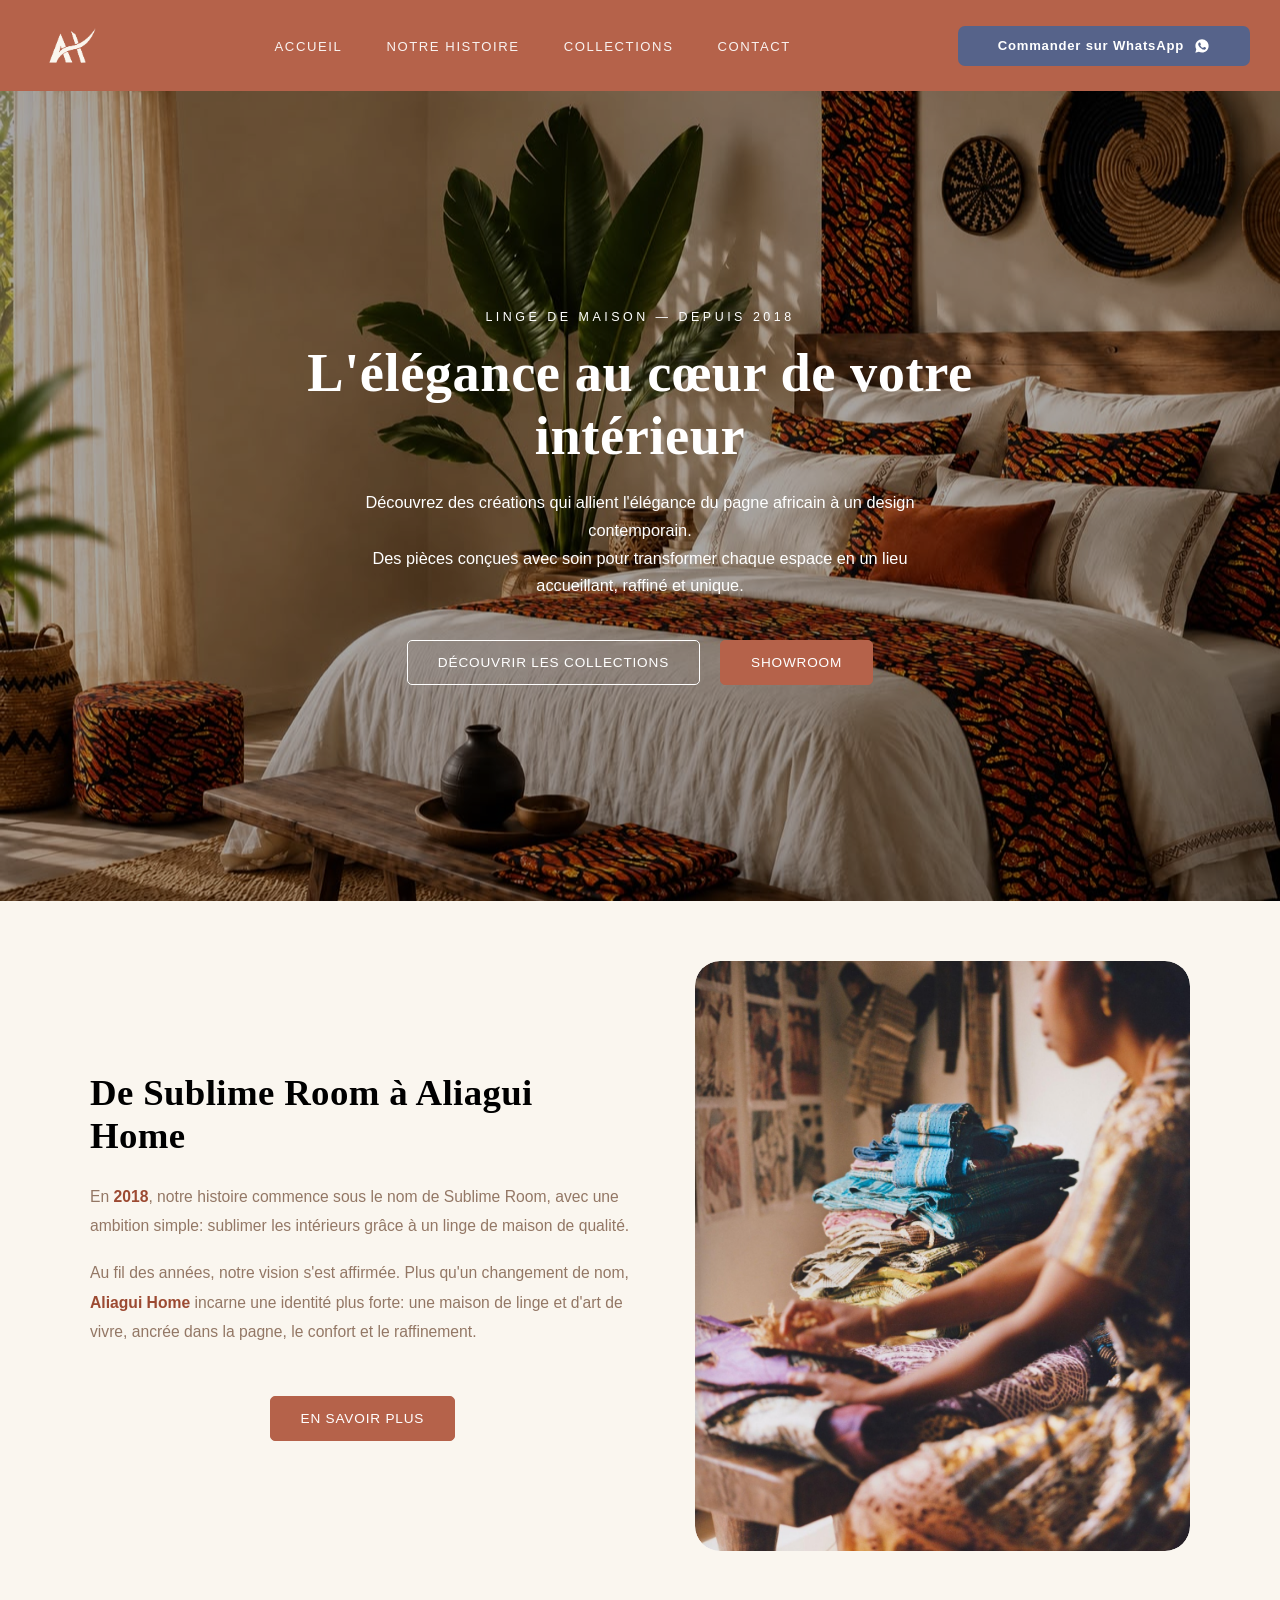
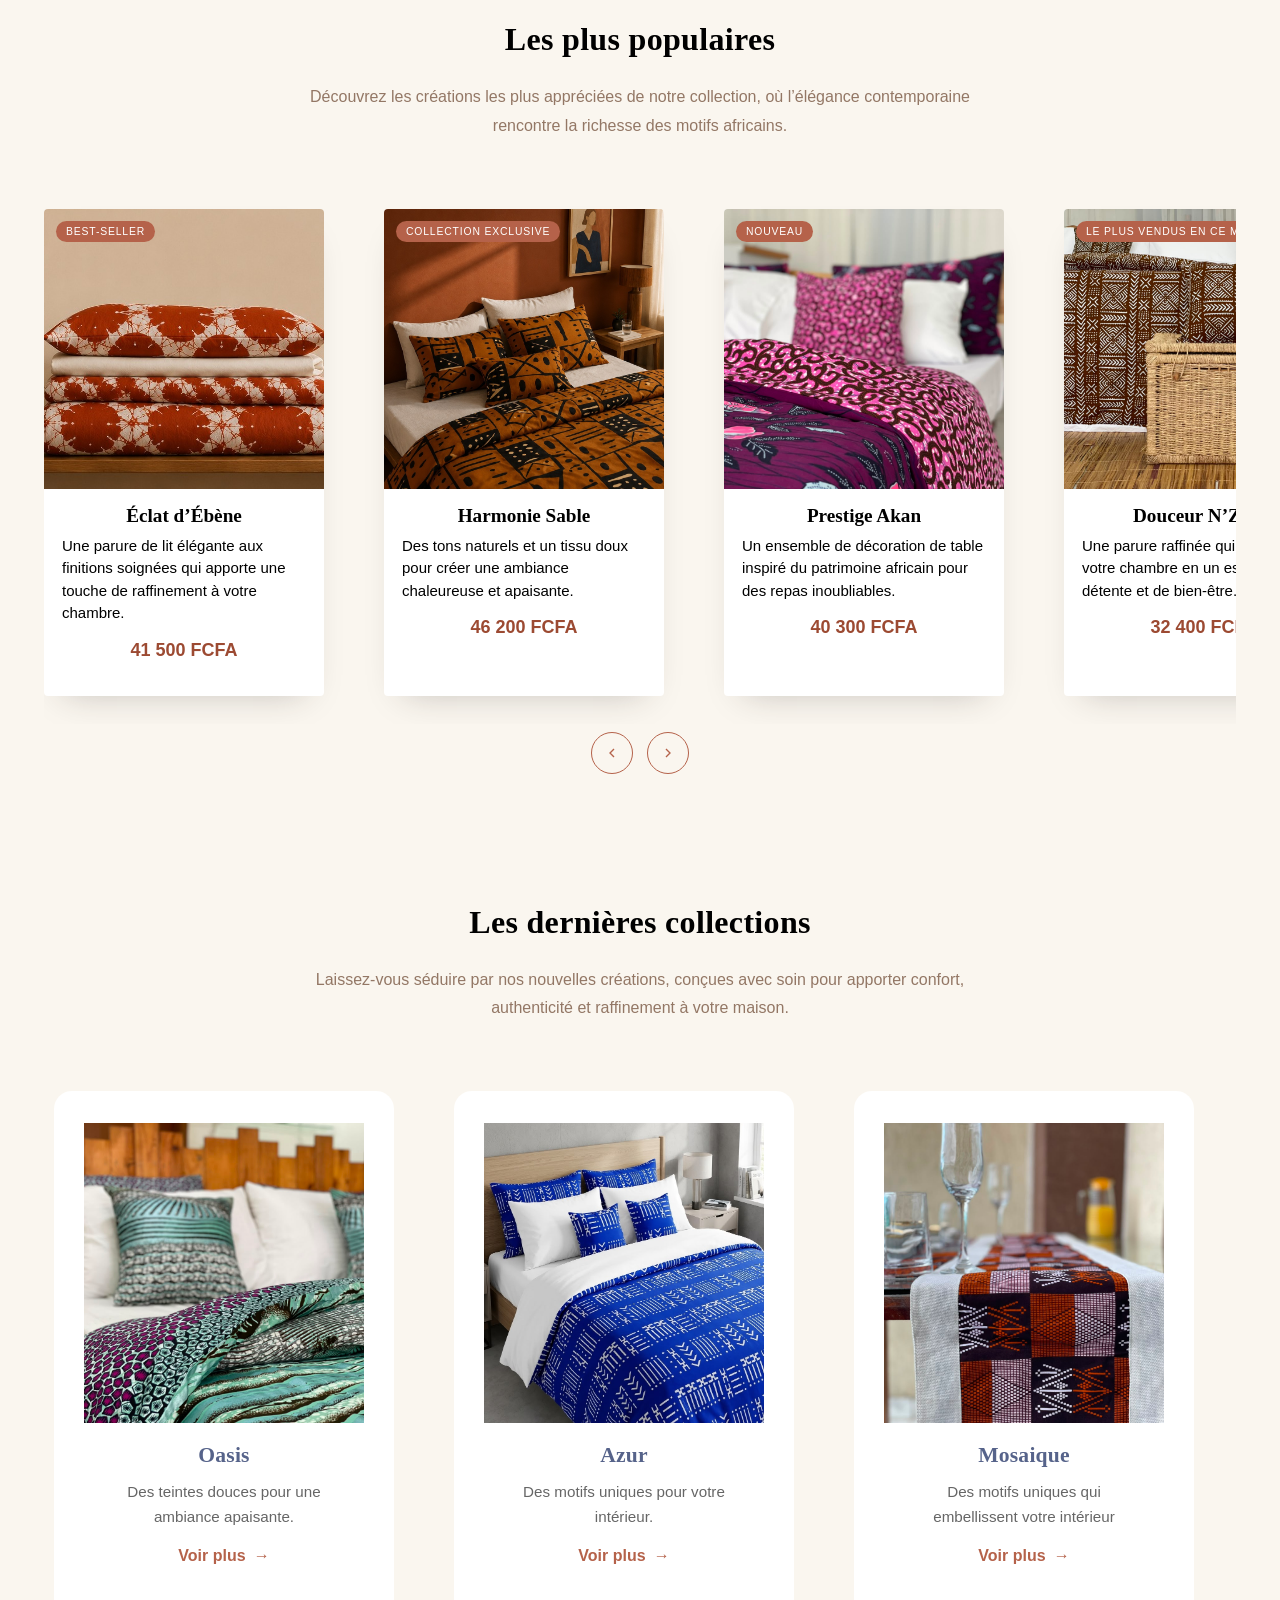
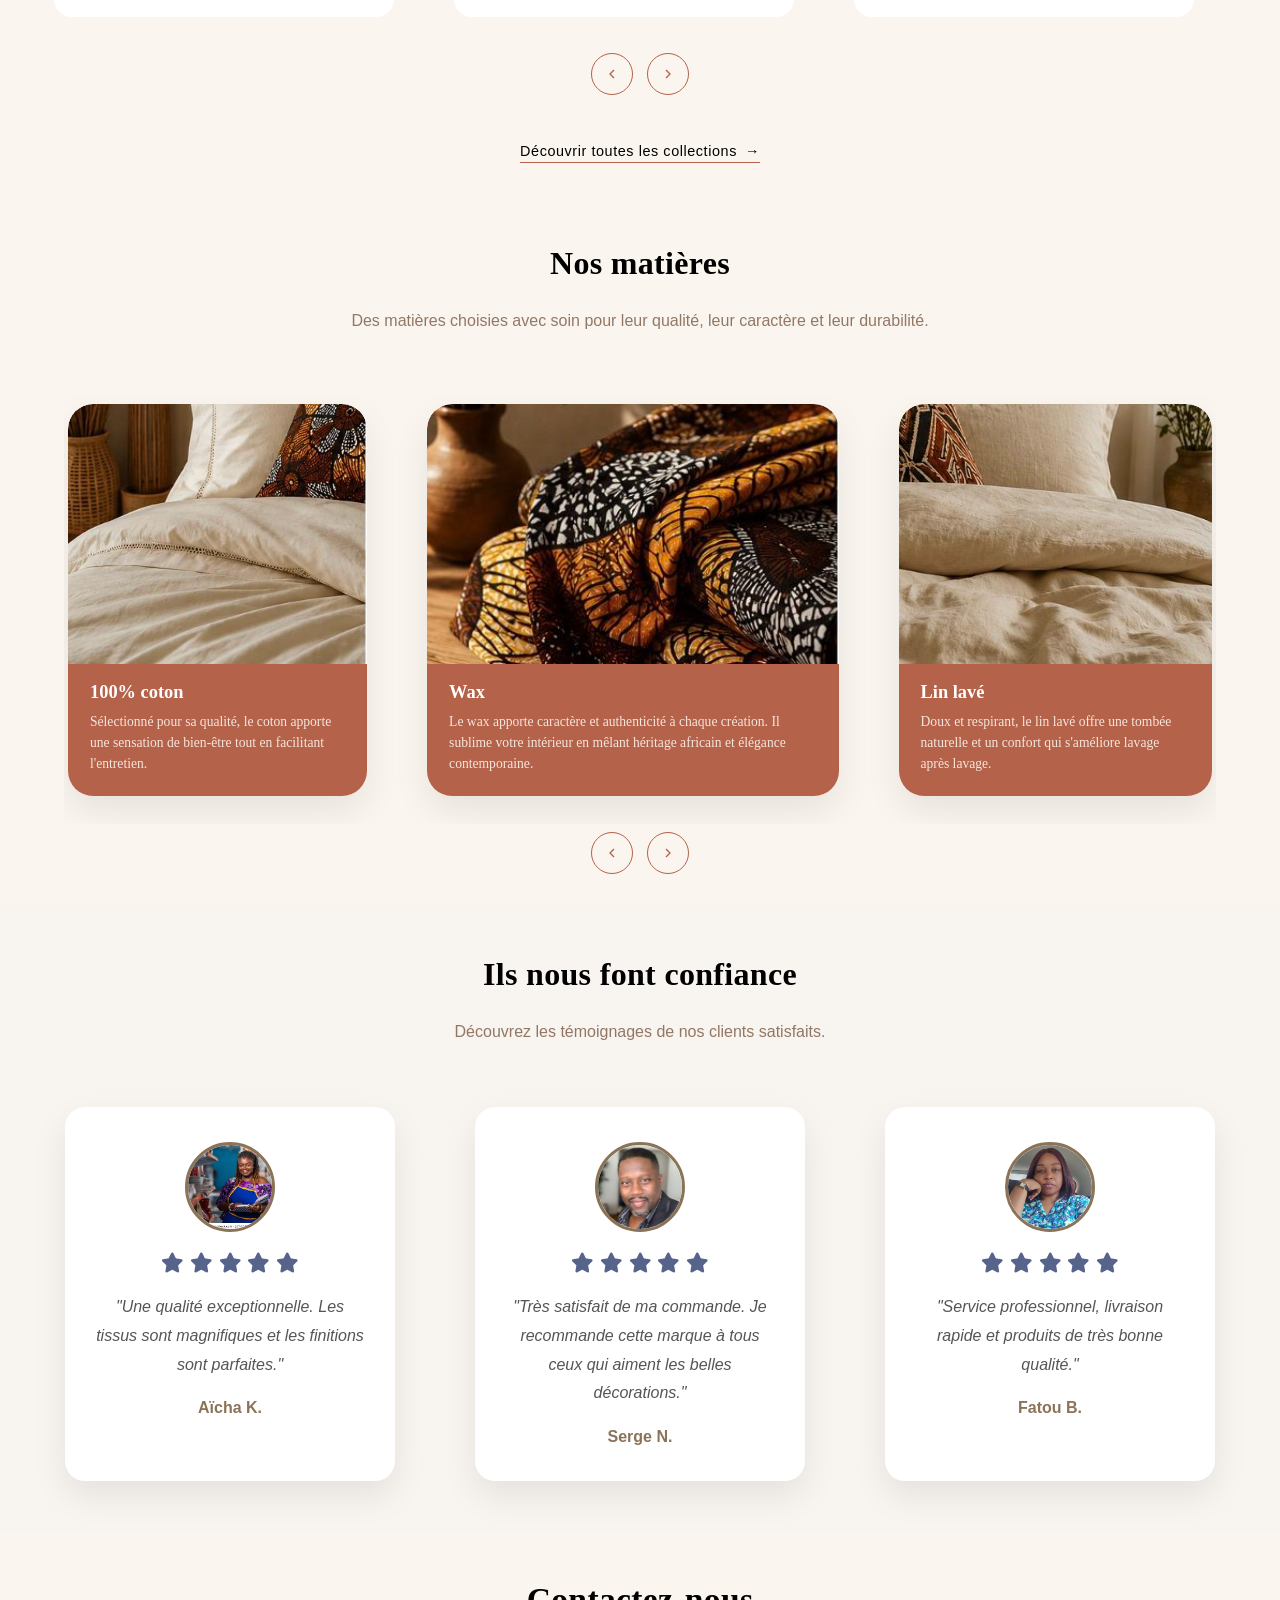
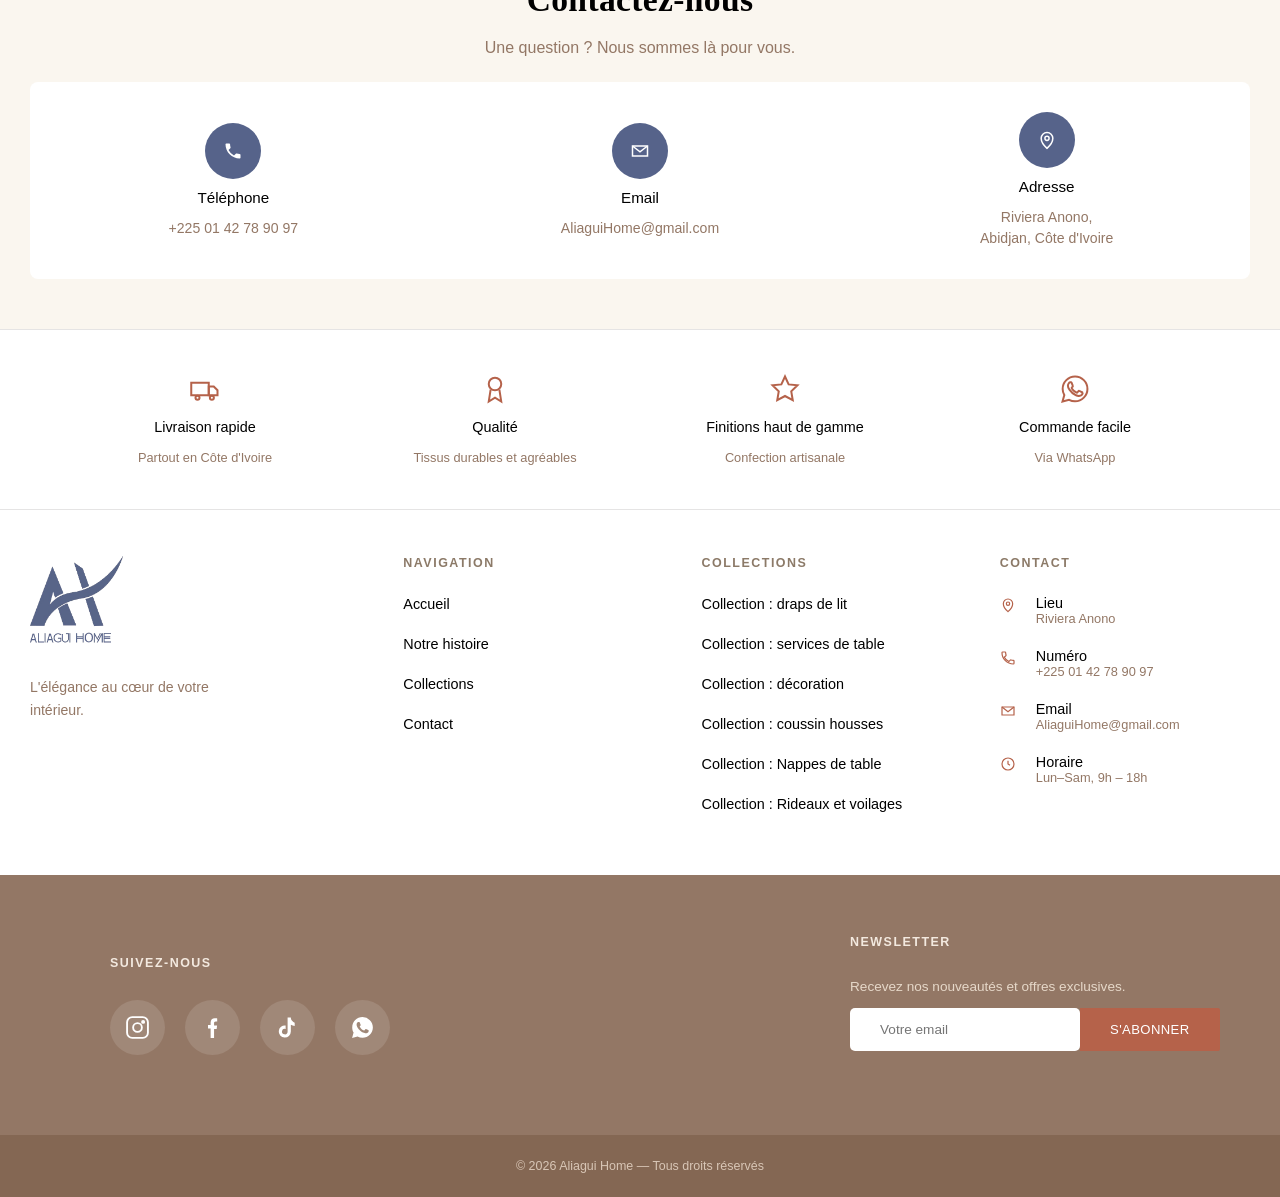
<file: index.html>
<!DOCTYPE html>
<html lang="fr">
<head>
<meta charset="UTF-8">
<meta name="viewport" content="width=device-width, initial-scale=1.0">
<title>Aliagui Home — L'élégance au cœur de votre intérieur</title>
<link rel="preconnect" href="https://fonts.googleapis.com">
<link rel="preconnect" href="https://fonts.gstatic.com" crossorigin>
<link href="https://fonts.googleapis.com/css2?family=Cormorant+Garamond:ital,wght@0,400;0,500;0,600;1,400&family=Jost:wght@300;400;500;600&display=swap" rel="stylesheet">
<link rel="stylesheet" href="https://cdnjs.cloudflare.com/ajax/libs/font-awesome/6.7.2/css/all.min.css">

<link rel="stylesheet" href="css/base.css">
<link rel="stylesheet" href="css/header.css">
<link rel="stylesheet" href="css/footer.css">
<link rel="stylesheet" href="css/accueil.css">

</head>
<body>

<header id="siteHeader">
  <div class="header-inner">
    <a href="#top" class="logo">
      <img src="Plan de travail 1 copie 2@300x (1).png" alt="Aliagui Home">
    </a>

    <nav id="mainNav">
      <ul>
        <li><a href="index.html">Accueil</a></li>
        <li><a href="notre-histoire.html">Notre histoire</a></li>
        <li><a href="collections.html">Collections</a></li>
        <li><a href="contact.html">Contact</a></li>
        <li class="mobile-only-cta">
          <a class="header-cta" href="https://wa.me/2250142789097" target="_blank" rel="noopener" data-social="WhatsApp">
            Commander sur WhatsApp
            <svg width="16" height="16" viewBox="0 0 24 24" fill="currentColor"><path d="M12.04 2C6.58 2 2.13 6.45 2.13 11.91c0 1.75.46 3.46 1.32 4.96L2 22l5.25-1.38a9.9 9.9 0 0 0 4.78 1.22h.01c5.46 0 9.91-4.45 9.91-9.91 0-2.65-1.03-5.14-2.9-7.01A9.86 9.86 0 0 0 12.04 2zm5.8 14.1c-.24.68-1.4 1.3-1.94 1.38-.5.08-1.12.11-1.8-.11-.42-.13-.96-.31-1.65-.6-2.9-1.25-4.8-4.17-4.94-4.36-.14-.2-1.18-1.57-1.18-3 0-1.42.75-2.12 1.02-2.42.26-.28.58-.35.77-.35h.55c.18 0 .42-.07.66.5.24.58.82 2 .89 2.15.07.14.12.32.02.51-.1.2-.15.32-.3.5-.14.17-.3.38-.43.51-.14.14-.29.29-.13.57.17.28.75 1.24 1.61 2 1.11.99 2.04 1.3 2.32 1.44.28.14.44.12.6-.07.17-.2.72-.84.91-1.13.19-.28.38-.24.64-.14.26.09 1.66.78 1.94.93.28.14.47.21.53.33.07.12.07.68-.17 1.36z"/></svg>
          </a>
        </li>
      </ul>
    </nav>

    <a class="header-cta desktop-only-cta" href="https://wa.me/2250142789097" target="_blank" rel="noopener" data-social="WhatsApp">
      Commander sur WhatsApp
      <svg width="16" height="16" viewBox="0 0 24 24" fill="currentColor"><path d="M12.04 2C6.58 2 2.13 6.45 2.13 11.91c0 1.75.46 3.46 1.32 4.96L2 22l5.25-1.38a9.9 9.9 0 0 0 4.78 1.22h.01c5.46 0 9.91-4.45 9.91-9.91 0-2.65-1.03-5.14-2.9-7.01A9.86 9.86 0 0 0 12.04 2zm5.8 14.1c-.24.68-1.4 1.3-1.94 1.38-.5.08-1.12.11-1.8-.11-.42-.13-.96-.31-1.65-.6-2.9-1.25-4.8-4.17-4.94-4.36-.14-.2-1.18-1.57-1.18-3 0-1.42.75-2.12 1.02-2.42.26-.28.58-.35.77-.35h.55c.18 0 .42-.07.66.5.24.58.82 2 .89 2.15.07.14.12.32.02.51-.1.2-.15.32-.3.5-.14.17-.3.38-.43.51-.14.14-.29.29-.13.57.17.28.75 1.24 1.61 2 1.11.99 2.04 1.3 2.32 1.44.28.14.44.12.6-.07.17-.2.72-.84.91-1.13.19-.28.38-.24.64-.14.26.09 1.66.78 1.94.93.28.14.47.21.53.33.07.12.07.68-.17 1.36z"/></svg>
    </a>

    <button class="hamburger" id="hamburgerBtn" aria-label="Ouvrir le menu" aria-expanded="false" aria-controls="mainNav">
      <span></span><span></span><span></span>
    </button>
  </div>
</header>

<section class="hero" id="top">
  <div class="hero-inner">
    <span class="eyebrow reveal">Linge de maison — depuis 2018</span>
    <h1 class="reveal reveal-delay-1">L'élégance au cœur de votre intérieur</h1>
    <p class="reveal reveal-delay-2">Découvrez des créations qui allient l'élégance du pagne africain à un design contemporain.<br>Des pièces conçues avec soin pour transformer chaque espace en un lieu accueillant, raffiné et unique.</p>
    <div class="hero-buttons reveal reveal-delay-3">
      <a href="collections.html#collections" class="btn btn-light">Découvrir les collections</a>
      <a href="contact.html#showroom" class="btn btn-filled">Showroom</a>
    </div>
  </div>
</section>

<section class="history" id="histoire">
  <div class="history-inner">
    <div class="reveal">
      <h2>De Sublime Room à Aliagui Home</h2>
      <p>En <strong>2018</strong>, notre histoire commence sous le nom de Sublime Room, avec une ambition simple: sublimer les intérieurs grâce à un linge de maison de qualité.</p>
      <p>Au fil des années, notre vision s'est affirmée. Plus qu'un changement de nom, <strong>Aliagui Home</strong> incarne une identité plus forte: une maison de linge et d'art de vivre, ancrée dans la pagne, le confort et le raffinement.</p>
      
      <a href="notre-histoire.html" class="btn btn-filled">En savoir plus</a>
    </div>
<div class="history-image">
    <img src="image/histoire.jpeg" alt="De Sublime Room à Aliagui Home">
</div>
    </div>
  </div>
</section>

<section class="bestsellers" id="bestsellers">
  <div class="section-head reveal">
    <h2>Les plus populaires </h2>
    <p>Découvrez les créations les plus appréciées de notre collection, où l’élégance contemporaine rencontre la richesse des motifs africains.</p>
  </div>
  <div class="carousel-wrap">
    <div class="carousel-track" id="bestsellersTrack">
      <div class="bs-card reveal">

    <div class="bs-img">
        <img src="image/image_collections - Copie.jpeg" alt="Eclat d'ébène">
        <span class="badge">Best-seller</span>
    </div>

    <div class="bs-body">
        <h4>Éclat d’Ébène</h4>
        <p class="description">
          Une parure de lit élégante aux finitions soignées qui apporte une touche de raffinement à votre chambre.
  </p>
    <span class="price">41 500 FCFA</span>

    </div>

</div>
      
    <div class="bs-card reveal">

    <div class="bs-img">
        <img src="image/pagne_marron.jpeg" alt="Harmonie Sable">
        <span class="badge">collection exclusive</span>
    </div>

    <div class="bs-body">
        <h4> Harmonie Sable</h4>
         <p class="description">
         Des tons naturels et un tissu doux pour créer une ambiance chaleureuse et apaisante.
  </p>
        <span class="price">46 200 FCFA</span>
    </div>

</div>
     <div class="bs-card reveal">

    <div class="bs-img">
        <img src="image/aimerez3.jpeg" alt="Prestige Akan">
        <span class="badge">nouveau</span>
    </div>

    <div class="bs-body">
        <h4>Prestige Akan</h4>
          <p class="description">
         Un ensemble de décoration de table inspiré du patrimoine africain pour des repas inoubliables.
  </p>
        <span class="price">40 300 FCFA</span>
    </div>

</div>
 <div class="bs-card reveal">

    <div class="bs-img">
        <img src="image/aimerez7.jpeg" alt=" Douceur N’Zassa">
        <span class="badge">Le plus vendus en ce moment</span>
    </div>

    <div class="bs-body">
        <h4> Douceur N’Zassa</h4>
         <p class="description">
        Une parure raffinée qui transforme votre chambre en un espace de détente et de bien-être.
  </p>
        <span class="price">32 400 FCFA</span>
    </div>

</div>
     <div class="bs-card reveal">

    <div class="bs-img">
        <img src="image/pagne4.jpeg" alt="Royal Indigo">
        <span class="badge">nouveau</span>
    </div>

    <div class="bs-body">
        <h4>Royal Indigo</h4>
        <p class="description">
          Une collection haut de gamme mêlant confort, élégance et motifs africains contemporains.
  </p>
        <span class="price">39 900 FCFA</span>
    </div>

</div>
  <div class="bs-card reveal">

    <div class="bs-img">
        <img src="image/service de tbale autre.jpg.jpeg" alt="Élégance de Table">
        <span class="badge">nouveau</span>
    </div>

    <div class="bs-body">
        <h4>Élégance de Table</h4>
        <p class="description">
         Un service de table chic conçu pour embellir vos repas du quotidien comme vos réceptions.
  </p>
        <span class="price">29 900 FCFA</span>
    </div>

</div>

  <div class="bs-card reveal">

    <div class="bs-img">
        <img src="image/713484324_1402554621900507_8804955900823046826_n.jpg" alt=" Signature Aliagui Luxe">
        <span class="badge">nouveau</span>
    </div>

    <div class="bs-body">
        <h4> Signature Aliagui Luxe</h4>
        <p class="description">
          Une création exclusive qui célèbre l’art africain à travers des textiles de qualité supérieure.
  </p>
        <span class="price">49 400 FCFA</span>
      
    </div>

</div>

    </div>
    <div class="carousel-nav">
      <button class="carousel-btn" id="bestsellersPrev" aria-label="Précédent">
        <svg width="16" height="16" viewBox="0 0 24 24" fill="none" stroke="currentColor" stroke-width="2"><path d="M15 18l-6-6 6-6"/></svg>
      </button>
      <button class="carousel-btn" id="bestsellersNext" aria-label="Suivant">
        <svg width="16" height="16" viewBox="0 0 24 24" fill="none" stroke="currentColor" stroke-width="2"><path d="M9 18l6-6-6-6"/></svg>
      </button>
    </div>
  </div>
</section>


<section class="collections" id="collections">
  <div class="section-head reveal">
    <h2>Les dernières collections</h2>
    <p>
      Laissez-vous séduire par nos nouvelles créations, conçues avec soin pour apporter confort, authenticité et raffinement à votre maison.
    </p>
  </div>

  <div class="carousel-wrap">
    <div class="carousel-track" id="collectionsTrack">

      <!-- Carte 1 -->
      <div class="collection-card reveal reveal-delay-1">
        <img src="image/aimerez1.jpeg" alt="Oasis" class="collection-img">

        <div class="collection-body">
         <h3>Oasis</h3>
            <p class="collection-desc">
               Des teintes douces pour une ambiance apaisante.
         </p>
  <a href="detail.html#vous-aimerez-aussi" class="collection-link">
    Voir plus <span class="arrow">→</span>
  </a>
</div>
      </div>

      <!-- Carte 2 -->
      <div class="collection-card reveal reveal-delay-2">
        <img src="image/aimerez10.jpeg" alt="Azur" class="collection-img">

        <div class="collection-body">
          <h3>Azur</h3>
          <p class="collection-desc">
    Des motifs uniques pour votre intérieur.
  </p>
           <a href="detail.html#vous-aimerez-aussi" class="collection-link">
    Voir plus <span class="arrow">→</span>
  </a>
        </div>
      </div>

      <!-- Carte 3 -->
      <div class="collection-card reveal reveal-delay-3">
        <img src="image/aimerez9.jpeg" alt="Mosaique" class="collection-img">

        <div class="collection-body">
          <h3>Mosaique</h3>
          <p class="collection-desc">
    Des motifs uniques qui embellissent votre intérieur
  </p>
           <a href="detail.html#vous-aimerez-aussi" class="collection-link">
    Voir plus <span class="arrow">→</span>
  </a>
        </div>
      </div>

      <!-- Carte 4 -->
      <div class="collection-card reveal">
        <img src="image/aimerez12.jpeg" alt="Teranga" class="collection-img">

        <div class="collection-body">
          <h3>Teranga</h3>
           <p class="collection-desc">
   Chaleur, confort et inspiration africaine.
  </p>
           <a href="detail.html#vous-aimerez-aussi" class="collection-link">
    Voir plus <span class="arrow">→</span>
  </a>
        </div>
      </div>

      <!-- Carte 5 -->
      <div class="collection-card reveal reveal-delay-3">
        <img src="image/COLLECTION1.jpeg" alt="collection Signature" class="collection-img">

        <div class="collection-body">
          <h3>collection Signature</h3>
              <p class="collection-desc">
   Notre sélection exclusive au style raffiné.
  </p>
    <a href="detail.html#vous-aimerez-aussi" class="collection-link">
    Voir plus <span class="arrow">→</span>
  </a>
        </div>
      </div>

      <!-- Carte 6 -->
      <div class="collection-card reveal reveal-delay-3">
        <img src="image/LIT9.jpeg" alt="Emeraude" class="collection-img">

        <div class="collection-body">
          <h3>Emeraude</h3>
              <p class="collection-desc">
   Des couleurs profondes pour un intérieur chic.
  </p>
           <a href="detail.html#vous-aimerez-aussi" class="collection-link">
    Voir plus <span class="arrow">→</span>
  </a>
        </div>
      </div>

      <!-- Carte 7 -->
      <div class="collection-card reveal reveal-delay-3">
        <img src="image/LIT8.jpeg" alt="marbre" class="collection-img">

        <div class="collection-body">
          <h3>Marbre</h3>
              <p class="collection-desc">
   Un design moderne inspiré de la pierre naturelle.
  </p>
           <a href="detail.html#vous-aimerez-aussi" class="collection-link">
    Voir plus <span class="arrow">→</span>
  </a>
        </div>
      </div>

      <!-- Carte 8 -->
      <div class="collection-card reveal reveal-delay-3">
        <img src="image/LIT7.jpeg" alt="Savana" class="collection-img">

        <div class="collection-body">
          <h3>Savana</h3>
              <p class="collection-desc">
   Une collection aux tons naturels et chaleureux.
  </p>
           <a href="detail.html#vous-aimerez-aussi" class="collection-link">
    Voir plus <span class="arrow">→</span>
  </a>
        </div>
      </div>

      <!-- Carte 7 -->
      <div class="collection-card reveal reveal-delay-3">
        <img src="image/COUVERT1.jpeg" alt="Eclat rouge" class="collection-img">

        <div class="collection-body">
          <h3>Eclat rouge</h3>
              <p class="collection-desc">
   Des couleurs intenses qui attirent le regard.
  </p>
           <a href="detail.html#vous-aimerez-aussi" class="collection-link">
    Voir plus <span class="arrow">→</span>
  </a>
        </div>
      </div>

      <!-- Carte 8 -->
      <div class="collection-card reveal reveal-delay-3">
        <img src="image/LIT6.jpeg" alt="Kuba prestige" class="collection-img">

        <div class="collection-body">
          <h3>Kuba prestige</h3>
              <p class="collection-desc">
  L'élégance du patrimoine africain revisitée.
  </p>
          <a href="detail.html#vous-aimerez-aussi" class="collection-link">
    Voir plus <span class="arrow">→</span>
  </a>
        </div>
      </div>

      <!-- Carte 9 -->
      <div class="collection-card reveal reveal-delay-3">
        <img src="image/LIT5.jpeg" alt="Wax harmonie" class="collection-img">

        <div class="collection-body">
          <h3>Wax harmonie</h3>
              <p class="collection-desc">
   Des imprimés wax pour une décoration authentique.
  </p>
           <a href="detail.html#vous-aimerez-aussi" class="collection-link">
    Voir plus <span class="arrow">→</span>
  </a>
        </div>
      </div>

      <!-- Carte 10 -->
      <div class="collection-card reveal reveal-delay-3">
        <img src="image/TABLE2.jpeg" alt="Table élégance" class="collection-img">

        <div class="collection-body">
          <h3>Table élégance</h3>
              <p class="collection-desc">
  Sublimez vos repas avec style et raffinement.
  </p>
           <a href="detail.html#vous-aimerez-aussi" class="collection-link">
    Voir plus <span class="arrow">→</span>
  </a>
        </div>
      </div>

      <!-- Carte 11 -->
      <div class="collection-card reveal reveal-delay-3">
        <img src="image/LIT3.jpeg" alt="Terre d'Afrique" class="collection-img">

        <div class="collection-body">
          <h3>Terre d'Afrique</h3>
                  <p class="collection-desc">
   Une collection inspirée des richesses africaines.
  </p>
       <a href="detail.html#vous-aimerez-aussi" class="collection-link">
    Voir plus <span class="arrow">→</span>
  </a>
          
        </div>
      </div>
    </div>

    <div class="carousel-nav">
      <button class="carousel-btn" id="collectionsPrev" aria-label="Précédent">
        <svg width="16" height="16" viewBox="0 0 24 24" fill="none" stroke="currentColor" stroke-width="2">
          <path d="M15 18l-6-6 6-6"/>
        </svg>
      </button>

      <button class="carousel-btn" id="collectionsNext" aria-label="Suivant">
        <svg width="16" height="16" viewBox="0 0 24 24" fill="none" stroke="currentColor" stroke-width="2">
          <path d="M9 18l6-6-6-6"/>
        </svg>
      </button>
    </div>
  </div>

  <a href="collections.html" class="all-collections">
    Découvrir toutes les collections <span class="arrow">→</span>
  </a>
</section>

<section class="materials" id="matieres">
  <div class="section-head reveal">
    <h2>Nos matières</h2>
    <p>Des matières choisies avec soin pour leur qualité, leur caractère et leur durabilité.</p>
  </div>
  <div class="carousel-wrap">
    <div class="carousel-track" id="materialsTrack">
      <div class="mat-card reveal reveal-delay-1">
        <div class="mat-img">
    <img src="image/image_matieres1.jpeg" alt="100% coton">
</div>
        <div class="mat-caption">
          <h4>100% coton</h4>
          <p>Sélectionné pour sa qualité, le coton apporte une sensation de bien-être tout en facilitant l'entretien.</p>
        </div>
      </div>
      <div class="mat-card reveal reveal-delay-2">
        <div class="mat-img">
    <img src="image/image_matiere2.jpeg" alt="Wax">
</div>
        <div class="mat-caption">
          <h4>Wax</h4>
          <p>Le wax apporte caractère et authenticité à chaque création. Il sublime votre intérieur en mêlant héritage africain et élégance contemporaine.</p>
        </div>
      </div>
      <div class="mat-card reveal reveal-delay-3">
       <div class="mat-img">
    <img src="image/image_matiere3.jpeg" alt="Lin lavé">
       </div>        
       <div class="mat-caption">
          <h4>Lin lavé</h4>
          <p>Doux et respirant, le lin lavé offre une tombée naturelle et un confort qui s'améliore lavage après lavage.</p>
        </div>
      </div>
    </div>
    <div class="carousel-nav">
      <button class="carousel-btn" id="materialsPrev" aria-label="Précédent">
        <svg width="16" height="16" viewBox="0 0 24 24" fill="none" stroke="currentColor" stroke-width="2"><path d="M15 18l-6-6 6-6"/></svg>
      </button>
      <button class="carousel-btn" id="materialsNext" aria-label="Suivant">
        <svg width="16" height="16" viewBox="0 0 24 24" fill="none" stroke="currentColor" stroke-width="2"><path d="M9 18l6-6-6-6"/></svg>
      </button>
    </div>
  </div>
</section>

<section class="testimonials" id="avis">
    <div class="section-head reveal">
        <h2>Ils nous font confiance</h2>
        <p>Découvrez les témoignages de nos clients satisfaits.</p>
    </div>

    <div class="testimonial-slider">

        <div class="testimonial-card reveal">
            <img src="image/temoingnage1.webp" alt="Client 1" class="client-photo">

            <div class="stars">
                <i class="fa-solid fa-star"></i>
                <i class="fa-solid fa-star"></i>
                <i class="fa-solid fa-star"></i>
                <i class="fa-solid fa-star"></i>
                <i class="fa-solid fa-star"></i>
            </div>

            <p>
                "Une qualité exceptionnelle. Les tissus sont magnifiques et les
                finitions sont parfaites."
            </p>

            <h4>Aïcha K.</h4>
        </div>

        <div class="testimonial-card reveal">
            <img src="image/temoignage3.jpg" alt="Client 2" class="client-photo">

            <div class="stars">
                <i class="fa-solid fa-star"></i>
                <i class="fa-solid fa-star"></i>
                <i class="fa-solid fa-star"></i>
                <i class="fa-solid fa-star"></i>
                <i class="fa-solid fa-star"></i>
            </div>

            <p>
                "Très satisfait de ma commande. Je recommande cette marque à
                tous ceux qui aiment les belles décorations."
            </p>

            <h4>Serge N.</h4>
        </div>

        <div class="testimonial-card reveal">
            <img src="image/temoignage4.jpg" alt="Client 3" class="client-photo">

            <div class="stars">
                <i class="fa-solid fa-star"></i>
                <i class="fa-solid fa-star"></i>
                <i class="fa-solid fa-star"></i>
                <i class="fa-solid fa-star"></i>
                <i class="fa-solid fa-star"></i>
            </div>

            <p>
                "Service professionnel, livraison rapide et produits de très
                bonne qualité."
            </p>

            <h4>Fatou B.</h4>
        </div>

    </div>
</section>

<section class="contact" id="contact">
  <h2 class="reveal">Contactez-nous</h2>
  <p class="reveal">Une question ? Nous sommes là pour vous.</p>

  <div class="contact-grid">
    <div class="contact-item reveal reveal-delay-1">
      <div class="icon-circle">
        <svg width="20" height="20" viewBox="0 0 24 24" fill="currentColor"><path d="M6.62 10.79a15.15 15.15 0 0 0 6.59 6.59l2.2-2.2c.28-.28.67-.36 1.02-.24c1.12.37 2.33.57 3.57.57c.55 0 1 .45 1 1V20c0 .55-.45 1-1 1c-9.39 0-17-7.61-17-17c0-.55.45-1 1-1h3.5c.55 0 1 .45 1 1c0 1.25.2 2.45.57 3.57c.11.35.03.74-.25 1.02l-2.2 2.2Z"/></svg>
      </div>
      <h4>Téléphone</h4>
      <p><a href="tel:+2250142789097">+225 01 42 78 90 97</a></p>
    </div>
    <div class="contact-item reveal reveal-delay-2">
      <div class="icon-circle">
        <svg width="20" height="20" viewBox="0 0 24 24" fill="none" stroke="currentColor" stroke-width="1.8"><path d="M3 6h18v12H3z"/><path d="M3 6l9 7 9-7"/></svg>
      </div>
      <h4>Email</h4>
      <p><a href="mailto:AliaguiHome@gmail.com">AliaguiHome@gmail.com</a></p>
    </div>
    <div class="contact-item reveal reveal-delay-3">
      <div class="icon-circle">
        <svg width="20" height="20" viewBox="0 0 24 24" fill="none" stroke="currentColor" stroke-width="1.8"><path d="M12 22s7-6.1 7-12a7 7 0 1 0-14 0c0 5.9 7 12 7 12z"/><circle cx="12" cy="10" r="2.5"/></svg>
      </div>
      <h4>Adresse</h4>
      <p>Riviera Anono,<br>Abidjan, Côte d'Ivoire</p>
    </div>
  </div>
</section>

<section class="features">
  <div class="features-grid">
    <div class="feature reveal">
      <svg viewBox="0 0 24 24" fill="none" stroke="currentColor" stroke-width="1.6"><rect x="1" y="7" width="14" height="10"/><path d="M15 10h4l3 3v4h-7z"/><circle cx="6" cy="19" r="1.6"/><circle cx="17.5" cy="19" r="1.6"/></svg>
      <h4>Livraison rapide</h4>
      <p>Partout en Côte d'Ivoire</p>
    </div>
    <div class="feature reveal reveal-delay-1">
      <svg viewBox="0 0 24 24" fill="none" stroke="currentColor" stroke-width="1.6"><circle cx="12" cy="8" r="5"/><path d="M8.5 12.5L7 22l5-3 5 3-1.5-9.5"/></svg>
      <h4>Qualité</h4>
      <p>Tissus durables et agréables</p>
    </div>
    <div class="feature reveal reveal-delay-2">
      <svg viewBox="0 0 24 24" fill="none" stroke="currentColor" stroke-width="1.6"><path d="M12 2l2.9 6.3L22 9l-5 4.9L18.2 21 12 17.6 5.8 21 7 13.9 2 9l7.1-.7z"/></svg>
      <h4>Finitions haut de gamme</h4>
      <p>Confection artisanale</p>
    </div>
    <div class="feature reveal reveal-delay-3">
      <svg viewBox="0 0 24 24" fill="none" stroke="currentColor" stroke-width="1.6"><path d="M12.04 2C6.58 2 2.13 6.45 2.13 11.91c0 1.75.46 3.46 1.32 4.96L2 22l5.25-1.38a9.9 9.9 0 0 0 4.78 1.22h.01c5.46 0 9.91-4.45 9.91-9.91 0-2.65-1.03-5.14-2.9-7.01A9.86 9.86 0 0 0 12.04 2zm5.8 14.1c-.24.68-1.4 1.3-1.94 1.38-.5.08-1.12.11-1.8-.11-.42-.13-.96-.31-1.65-.6-2.9-1.25-4.8-4.17-4.94-4.36-.14-.2-1.18-1.57-1.18-3 0-1.42.75-2.12 1.02-2.42.26-.28.58-.35.77-.35h.55c.18 0 .42-.07.66.5.24.58.82 2 .89 2.15.07.14.12.32.02.51-.1.2-.15.32-.3.5-.14.17-.3.38-.43.51-.14.14-.29.29-.13.57.17.28.75 1.24 1.61 2 1.11.99 2.04 1.3 2.32 1.44.28.14.44.12.6-.07.17-.2.72-.84.91-1.13.19-.28.38-.24.64-.14.26.09 1.66.78 1.94.93.28.14.47.21.53.33.07.12.07.68-.17 1.36z"/></svg>
      <h4>Commande facile</h4>
      <p>Via WhatsApp</p>
    </div>
  </div>
</section>


<footer>
  <div class="footer-top">
    <div class="footer-brand reveal">
      <a href="#top" class="logo">
    <img src="image/logo-bleu.png" alt="Aliagui Home">
</a>
      <p>L'élégance au cœur de votre intérieur.</p>
    </div>
    <div class="footer-col reveal reveal-delay-1">
      <h5>Navigation</h5>
      <ul>
        <li><a href="accueil.html">Accueil</a></li>
        <li><a href="notre-histoire.html">Notre histoire</a></li>
        <li><a href="collections.html">Collections</a></li>
        <li><a href="contact.html">Contact</a></li>
      </ul>
    </div>
    <div class="footer-col reveal reveal-delay-2">
      <h5>Collections</h5>
      <ul>
        <li><a href="collections.html#collections">Collection : draps de lit</a></li>
        <li><a href="collections.html#collections">Collection : services de table</a></li>
        <li><a href="collections.html#collections">Collection : décoration</a></li>
        <li><a href="collections.html#collections">Collection : coussin housses</a></li>
        <li><a href="collections.html#collections">Collection : Nappes de table</a></li>
        <li><a href="collections.html#collections">Collection : Rideaux et voilages</a></li>
      </ul>
    </div>
    <div class="footer-col reveal reveal-delay-3">
      <h5>Contact</h5>
      <ul>
        <li class="with-icon">
          <svg viewBox="0 0 24 24" fill="none" stroke="currentColor" stroke-width="1.8"><path d="M12 22s7-6.1 7-12a7 7 0 1 0-14 0c0 5.9 7 12 7 12z"/><circle cx="12" cy="10" r="2.5"/></svg>
          <div>Lieu <small>Riviera Anono</small></div>
        </li>
        <li class="with-icon">
          <svg viewBox="0 0 24 24" fill="none" stroke="currentColor" stroke-width="1.8"><path d="M6.62 10.79a15.15 15.15 0 0 0 6.59 6.59l2.2-2.2c.28-.28.67-.36 1.02-.24c1.12.37 2.33.57 3.57.57c.55 0 1 .45 1 1V20c0 .55-.45 1-1 1c-9.39 0-17-7.61-17-17c0-.55.45-1 1-1h3.5c.55 0 1 .45 1 1c0 1.25.2 2.45.57 3.57c.11.35.03.74-.25 1.02l-2.2 2.2Z"/></svg>
          <div>Numéro <small>+225 01 42 78 90 97</small></div>
        </li>
        <li class="with-icon">
          <svg viewBox="0 0 24 24" fill="none" stroke="currentColor" stroke-width="1.8"><path d="M3 6h18v12H3z"/><path d="M3 6l9 7 9-7"/></svg>
          <div>Email <small>AliaguiHome@gmail.com</small></div>
        </li>
        <li class="with-icon">
          <svg viewBox="0 0 24 24" fill="none" stroke="currentColor" stroke-width="1.8"><circle cx="12" cy="12" r="9"/><path d="M12 7v5l3 2"/></svg>
          <div>Horaire <small>Lun–Sam, 9h – 18h</small></div>
        </li>
      </ul>
    </div>
  </div>

  <div class="footer-bottom">
    <div class="footer-bottom-inner">
      <div class="socials">
        <h5>Suivez-nous</h5>
        <div class="social-icons">
          <a href="https://www.instagram.com/sublimeroomci?igsh=MmUyazBmeTF2NXh2" target="_blank" rel="noopener" aria-label="Instagram" data-social="Instagram">
            <svg viewBox="0 0 24 24" fill="none" stroke="currentColor" stroke-width="1.8"><rect x="2" y="2" width="20" height="20" rx="5"/><circle cx="12" cy="12" r="4.2"/><circle cx="17.4" cy="6.6" r="1"/></svg>
          </a>
          <a href="https://www.facebook.com/share/1EQb1m7j7T/?mibextid=wwXIfr" target="_blank" rel="noopener" aria-label="Facebook" data-social="Facebook">
            <svg viewBox="0 0 24 24" fill="currentColor"><path d="M13.5 22v-8.5H16l.4-3.4h-2.9V8c0-.99.28-1.66 1.7-1.66H16.5V3.3c-.28-.04-1.24-.12-2.36-.12-2.34 0-3.94 1.43-3.94 4.04v2.28H7.7v3.4h2.5V22z"/></svg>
          </a>
          <a href="https://www.tiktok.com/@sublimeroom?_r=1&_t=ZS-97yz165ZXM1" target="_blank" rel="noopener" aria-label="TikTok" data-social="TikTok">
            <svg viewBox="0 0 24 24" fill="currentColor"><path d="M16.6 5.82c-.9-.85-1.4-2.03-1.4-3.32h-3.1v13.4a2.7 2.7 0 1 1-1.9-2.58v-3.15a5.8 5.8 0 1 0 5 5.75V9.4a6.9 6.9 0 0 0 3.7 1.07V7.4a4.2 4.2 0 0 1-2.3-1.58z"/></svg>
          </a>
          <a href="https://wa.me/2250142789097" target="_blank" rel="noopener" aria-label="WhatsApp" data-social="WhatsApp">
            <svg viewBox="0 0 24 24" fill="currentColor"><path d="M12.04 2C6.58 2 2.13 6.45 2.13 11.91c0 1.75.46 3.46 1.32 4.96L2 22l5.25-1.38a9.9 9.9 0 0 0 4.78 1.22h.01c5.46 0 9.91-4.45 9.91-9.91 0-2.65-1.03-5.14-2.9-7.01A9.86 9.86 0 0 0 12.04 2zm5.8 14.1c-.24.68-1.4 1.3-1.94 1.38-.5.08-1.12.11-1.8-.11-.42-.13-.96-.31-1.65-.6-2.9-1.25-4.8-4.17-4.94-4.36-.14-.2-1.18-1.57-1.18-3 0-1.42.75-2.12 1.02-2.42.26-.28.58-.35.77-.35h.55c.18 0 .42-.07.66.5.24.58.82 2 .89 2.15.07.14.12.32.02.51-.1.2-.15.32-.3.5-.14.17-.3.38-.43.51-.14.14-.29.29-.13.57.17.28.75 1.24 1.61 2 1.11.99 2.04 1.3 2.32 1.44.28.14.44.12.6-.07.17-.2.72-.84.91-1.13.19-.28.38-.24.64-.14.26.09 1.66.78 1.94.93.28.14.47.21.53.33.07.12.07.68-.17 1.36z"/></svg>
          </a>
        </div>
      </div>
      <div class="newsletter">
        <h5>Newsletter</h5>
        <p>Recevez nos nouveautés et offres exclusives.</p>
        <form class="newsletter-form" id="newsletterForm">
          <input type="email" placeholder="Votre email" required>
          <button type="submit">S'abonner</button>
        </form>
        <div class="newsletter-msg" id="newsletterMsg">Merci ! Vous êtes bien inscrit(e).</div>
      </div>
    </div>
  </div>

  <div class="copyright">© 2026 Aliagui Home — Tous droits réservés</div>
</footer>

<div class="toast" id="toast"></div>


<script src="java.js"></script>
</body>
</html>
</file>
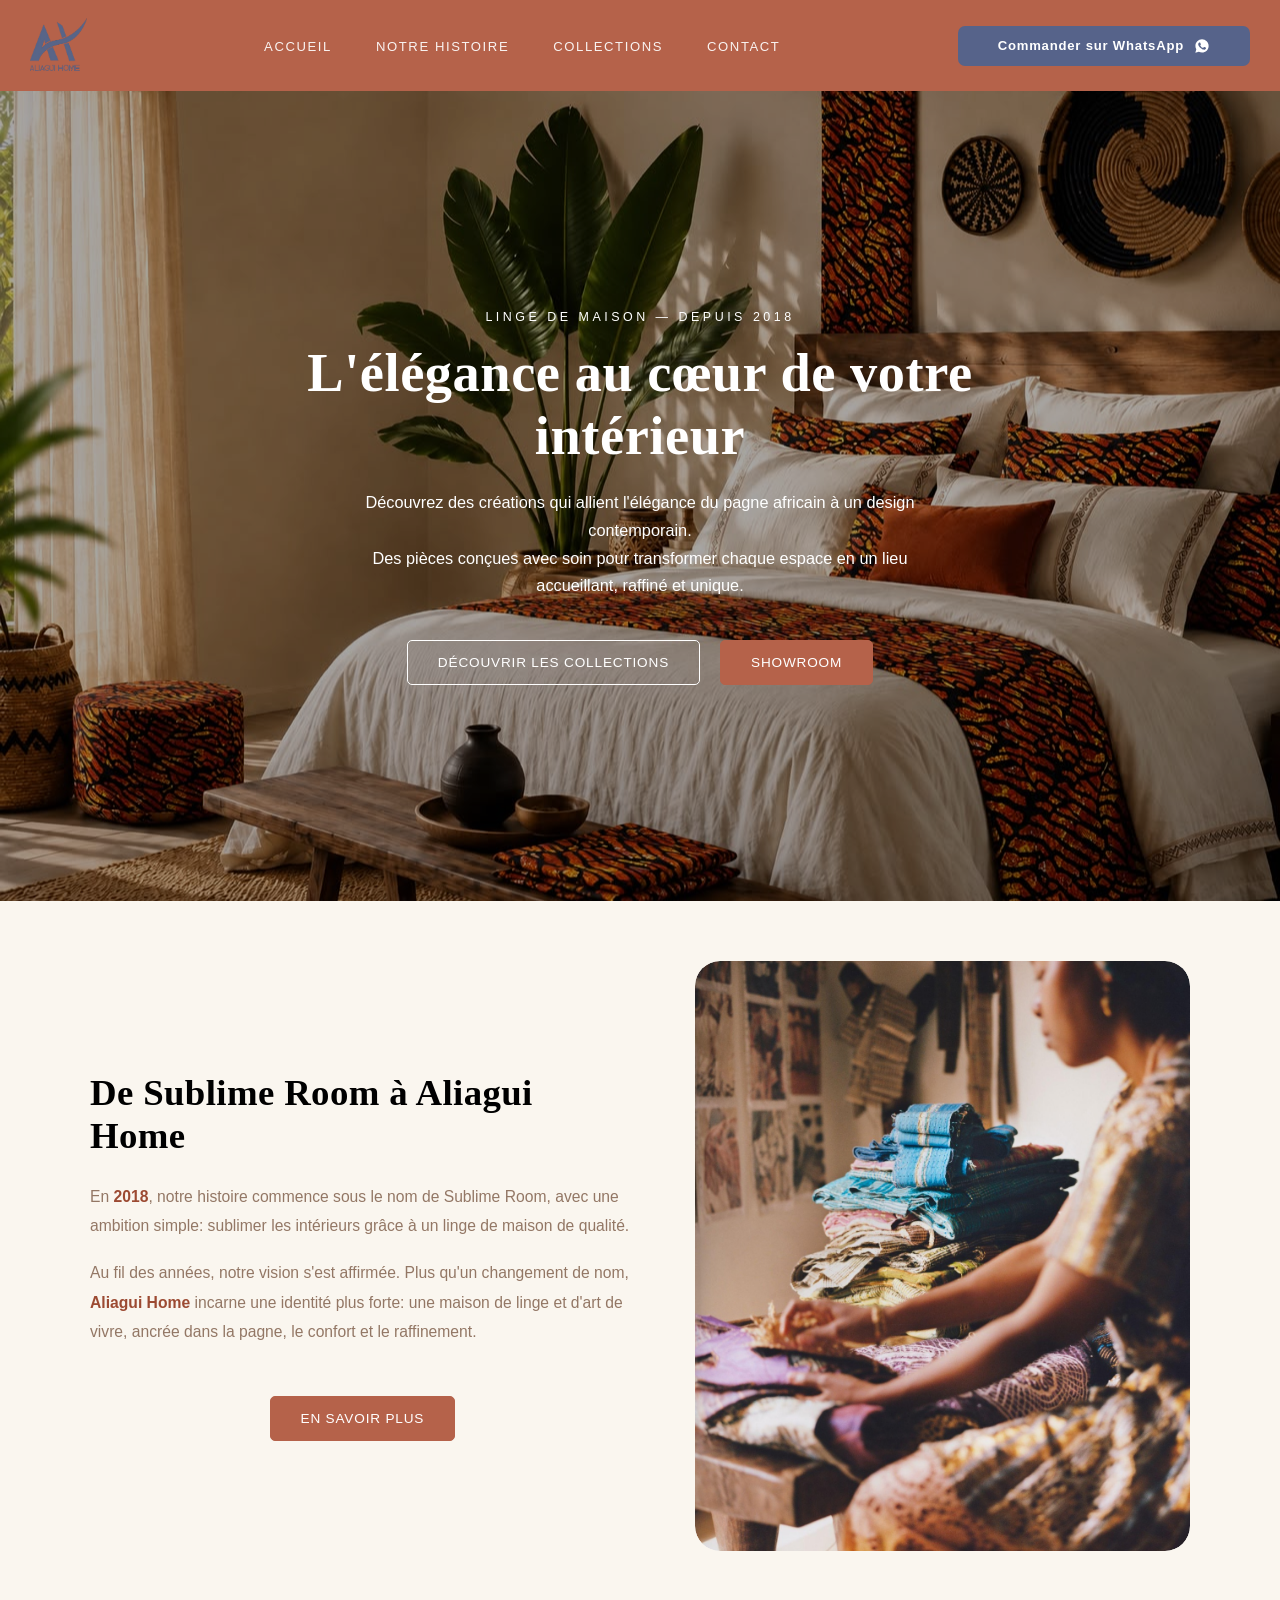
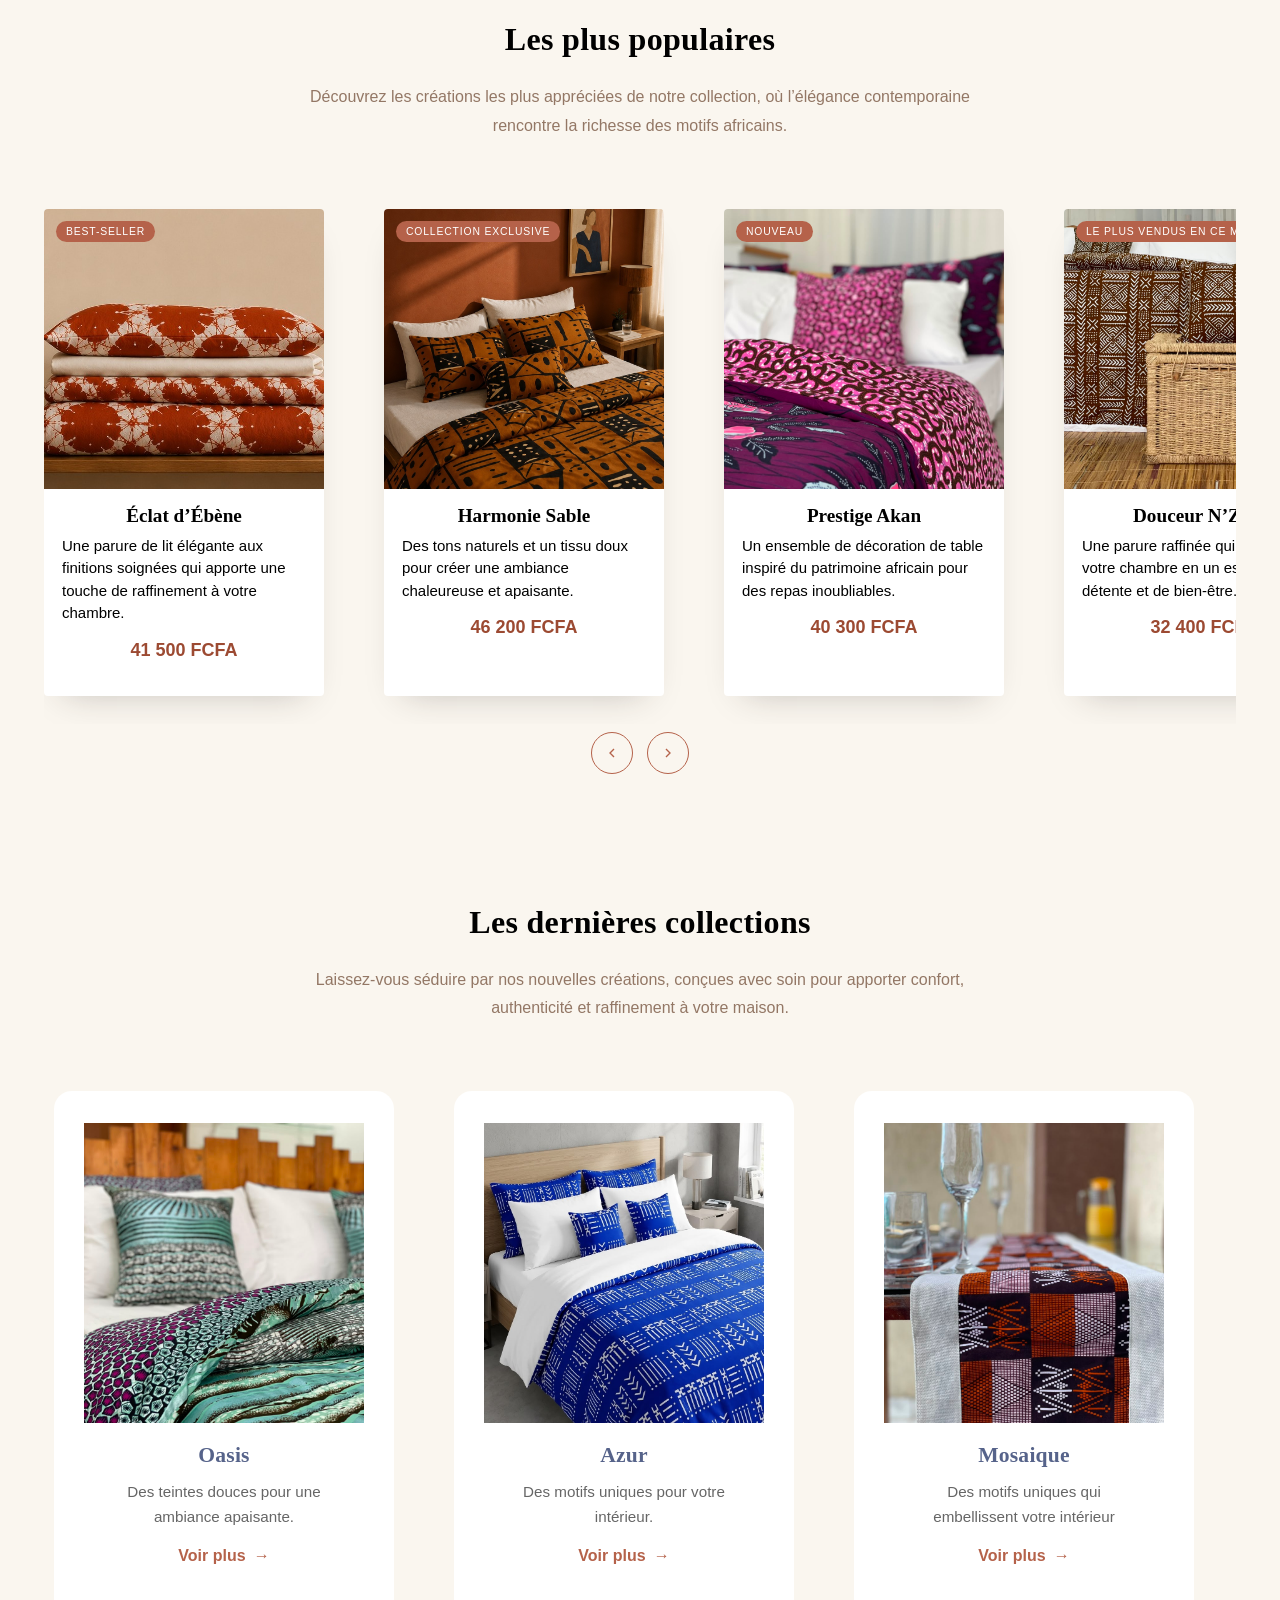
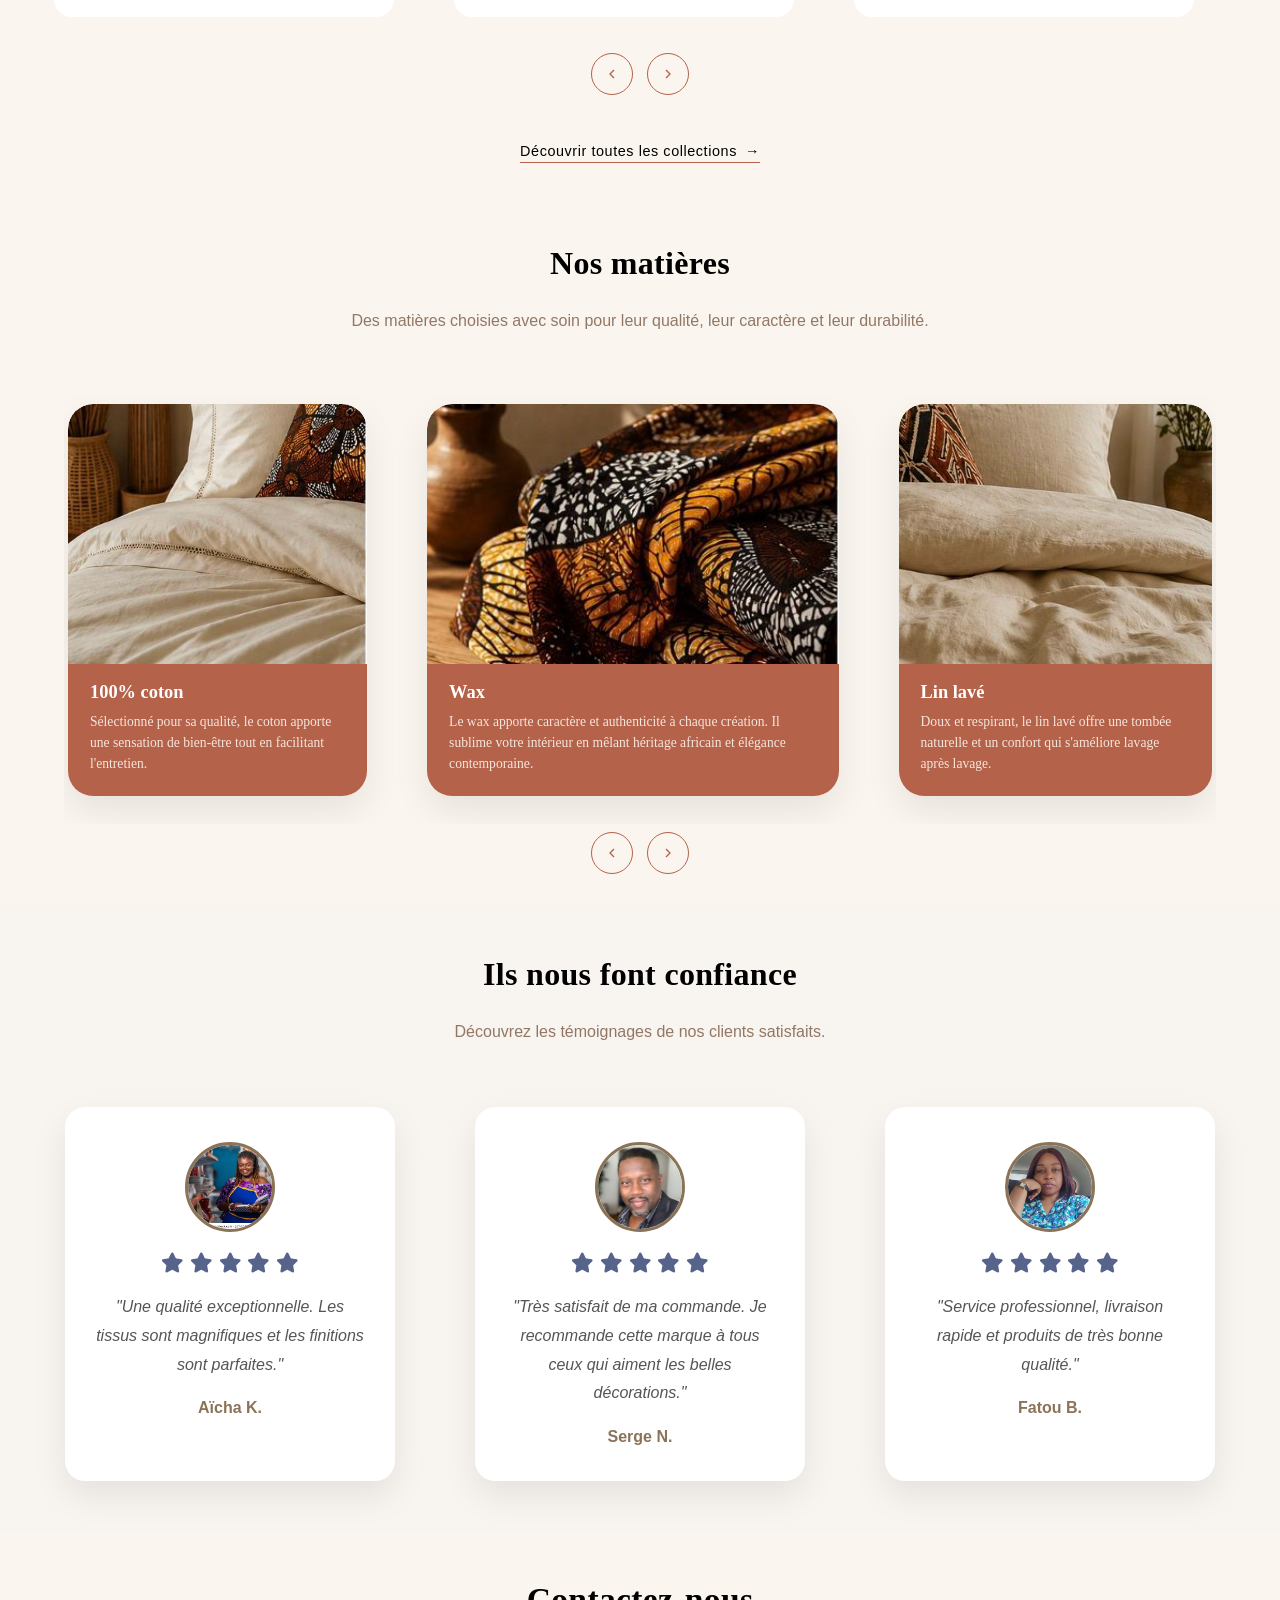
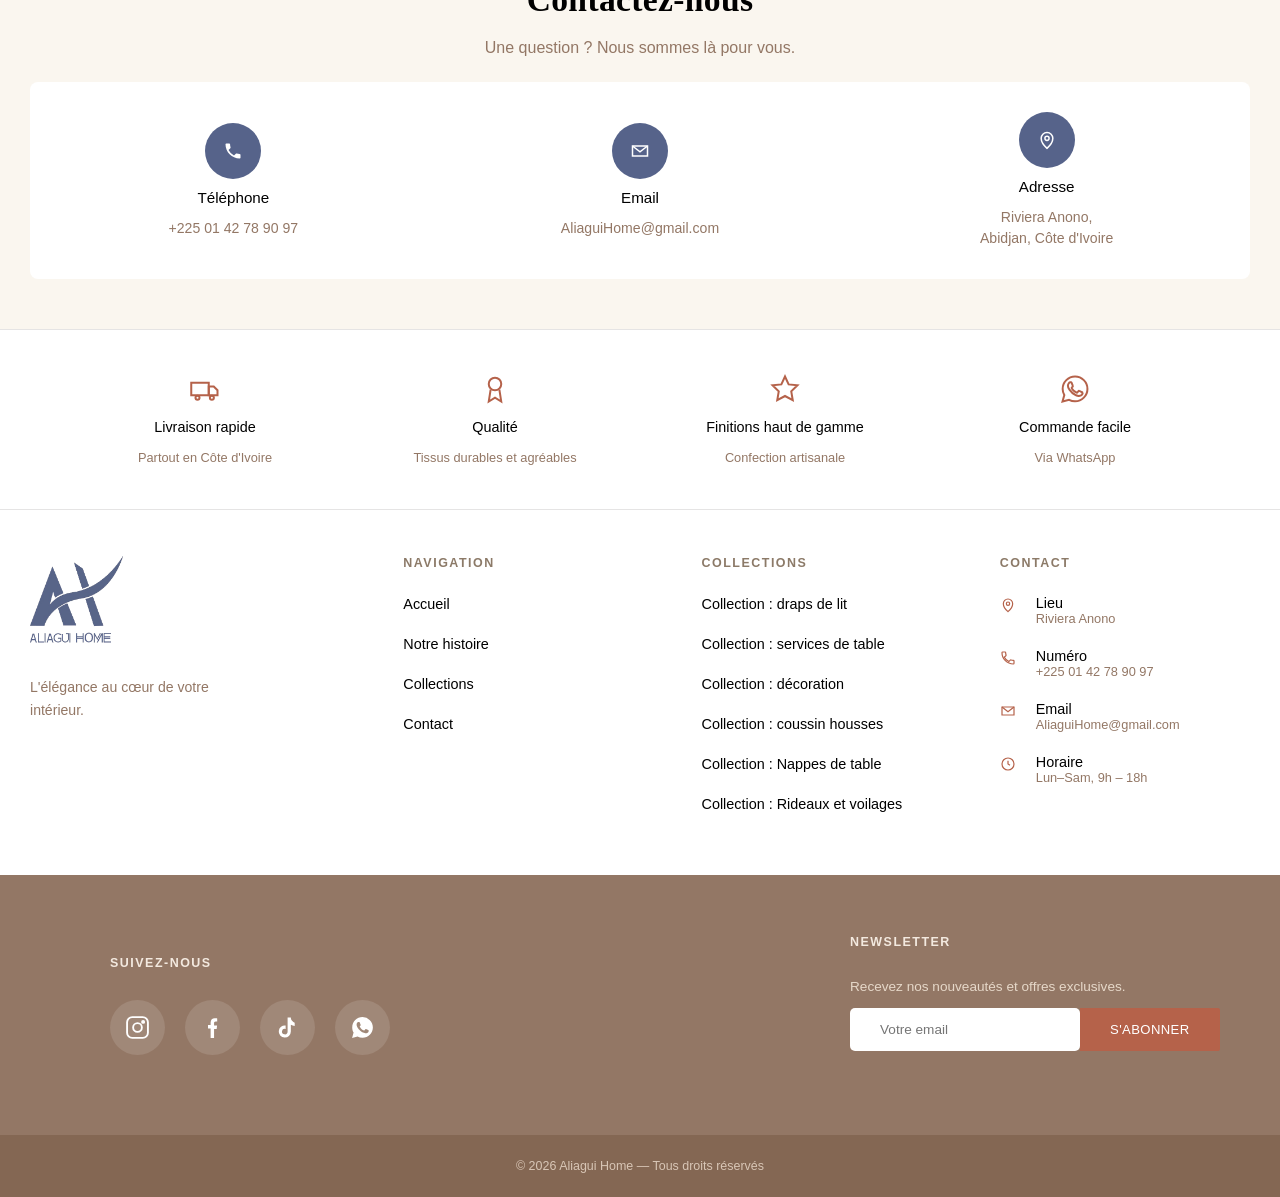
<file: accueil.html>
<!DOCTYPE html>
<html lang="fr">
<head>
<meta charset="UTF-8">
<meta name="viewport" content="width=device-width, initial-scale=1.0">
<title>Aliagui Home — L'élégance au cœur de votre intérieur</title>
<link rel="preconnect" href="https://fonts.googleapis.com">
<link rel="preconnect" href="https://fonts.gstatic.com" crossorigin>
<link href="https://fonts.googleapis.com/css2?family=Cormorant+Garamond:ital,wght@0,400;0,500;0,600;1,400&family=Jost:wght@300;400;500;600&display=swap" rel="stylesheet">
<link rel="stylesheet" href="https://cdnjs.cloudflare.com/ajax/libs/font-awesome/6.7.2/css/all.min.css">

<link rel="stylesheet" href="css/base.css">
<link rel="stylesheet" href="css/header.css">
<link rel="stylesheet" href="css/footer.css">
<link rel="stylesheet" href="css/accueil.css">

</head>
<body>

<header id="siteHeader">
  <div class="header-inner">
    <a href="#top" class="logo">
      <img src="image/logo-bleu.png" alt="Aliagui Home">
    </a>

    <nav id="mainNav">
      <ul>
        <li><a href="accueil.html">Accueil</a></li>
        <li><a href="notre-histoire.html">Notre histoire</a></li>
        <li><a href="collections.html">Collections</a></li>
        <li><a href="contact.html">Contact</a></li>
        <li class="mobile-only-cta">
          <a class="header-cta" href="https://wa.me/2250142789097" target="_blank" rel="noopener" data-social="WhatsApp">
            Commander sur WhatsApp
            <svg width="16" height="16" viewBox="0 0 24 24" fill="currentColor"><path d="M12.04 2C6.58 2 2.13 6.45 2.13 11.91c0 1.75.46 3.46 1.32 4.96L2 22l5.25-1.38a9.9 9.9 0 0 0 4.78 1.22h.01c5.46 0 9.91-4.45 9.91-9.91 0-2.65-1.03-5.14-2.9-7.01A9.86 9.86 0 0 0 12.04 2zm5.8 14.1c-.24.68-1.4 1.3-1.94 1.38-.5.08-1.12.11-1.8-.11-.42-.13-.96-.31-1.65-.6-2.9-1.25-4.8-4.17-4.94-4.36-.14-.2-1.18-1.57-1.18-3 0-1.42.75-2.12 1.02-2.42.26-.28.58-.35.77-.35h.55c.18 0 .42-.07.66.5.24.58.82 2 .89 2.15.07.14.12.32.02.51-.1.2-.15.32-.3.5-.14.17-.3.38-.43.51-.14.14-.29.29-.13.57.17.28.75 1.24 1.61 2 1.11.99 2.04 1.3 2.32 1.44.28.14.44.12.6-.07.17-.2.72-.84.91-1.13.19-.28.38-.24.64-.14.26.09 1.66.78 1.94.93.28.14.47.21.53.33.07.12.07.68-.17 1.36z"/></svg>
          </a>
        </li>
      </ul>
    </nav>

    <a class="header-cta desktop-only-cta" href="https://wa.me/2250142789097" target="_blank" rel="noopener" data-social="WhatsApp">
      Commander sur WhatsApp
      <svg width="16" height="16" viewBox="0 0 24 24" fill="currentColor"><path d="M12.04 2C6.58 2 2.13 6.45 2.13 11.91c0 1.75.46 3.46 1.32 4.96L2 22l5.25-1.38a9.9 9.9 0 0 0 4.78 1.22h.01c5.46 0 9.91-4.45 9.91-9.91 0-2.65-1.03-5.14-2.9-7.01A9.86 9.86 0 0 0 12.04 2zm5.8 14.1c-.24.68-1.4 1.3-1.94 1.38-.5.08-1.12.11-1.8-.11-.42-.13-.96-.31-1.65-.6-2.9-1.25-4.8-4.17-4.94-4.36-.14-.2-1.18-1.57-1.18-3 0-1.42.75-2.12 1.02-2.42.26-.28.58-.35.77-.35h.55c.18 0 .42-.07.66.5.24.58.82 2 .89 2.15.07.14.12.32.02.51-.1.2-.15.32-.3.5-.14.17-.3.38-.43.51-.14.14-.29.29-.13.57.17.28.75 1.24 1.61 2 1.11.99 2.04 1.3 2.32 1.44.28.14.44.12.6-.07.17-.2.72-.84.91-1.13.19-.28.38-.24.64-.14.26.09 1.66.78 1.94.93.28.14.47.21.53.33.07.12.07.68-.17 1.36z"/></svg>
    </a>

    <button class="hamburger" id="hamburgerBtn" aria-label="Ouvrir le menu" aria-expanded="false" aria-controls="mainNav">
      <span></span><span></span><span></span>
    </button>
  </div>
</header>

<section class="hero" id="top">
  <div class="hero-inner">
    <span class="eyebrow reveal">Linge de maison — depuis 2018</span>
    <h1 class="reveal reveal-delay-1">L'élégance au cœur de votre intérieur</h1>
    <p class="reveal reveal-delay-2">Découvrez des créations qui allient l'élégance du pagne africain à un design contemporain.<br>Des pièces conçues avec soin pour transformer chaque espace en un lieu accueillant, raffiné et unique.</p>
    <div class="hero-buttons reveal reveal-delay-3">
      <a href="collections.html#collections" class="btn btn-light">Découvrir les collections</a>
      <a href="contact.html#showroom" class="btn btn-filled">Showroom</a>
    </div>
  </div>
</section>

<section class="history" id="histoire">
  <div class="history-inner">
    <div class="reveal">
      <h2>De Sublime Room à Aliagui Home</h2>
      <p>En <strong>2018</strong>, notre histoire commence sous le nom de Sublime Room, avec une ambition simple: sublimer les intérieurs grâce à un linge de maison de qualité.</p>
      <p>Au fil des années, notre vision s'est affirmée. Plus qu'un changement de nom, <strong>Aliagui Home</strong> incarne une identité plus forte: une maison de linge et d'art de vivre, ancrée dans la pagne, le confort et le raffinement.</p>
      
      <a href="notre-histoire.html" class="btn btn-filled">En savoir plus</a>
    </div>
<div class="history-image">
    <img src="image/histoire.jpeg" alt="De Sublime Room à Aliagui Home">
</div>
    </div>
  </div>
</section>

<section class="bestsellers" id="bestsellers">
  <div class="section-head reveal">
    <h2>Les plus populaires </h2>
    <p>Découvrez les créations les plus appréciées de notre collection, où l’élégance contemporaine rencontre la richesse des motifs africains.</p>
  </div>
  <div class="carousel-wrap">
    <div class="carousel-track" id="bestsellersTrack">
      <div class="bs-card reveal">

    <div class="bs-img">
        <img src="image/image_collections - Copie.jpeg" alt="Eclat d'ébène">
        <span class="badge">Best-seller</span>
    </div>

    <div class="bs-body">
        <h4>Éclat d’Ébène</h4>
        <p class="description">
          Une parure de lit élégante aux finitions soignées qui apporte une touche de raffinement à votre chambre.
  </p>
    <span class="price">41 500 FCFA</span>

    </div>

</div>
      
    <div class="bs-card reveal">

    <div class="bs-img">
        <img src="image/pagne_marron.jpeg" alt="Harmonie Sable">
        <span class="badge">collection exclusive</span>
    </div>

    <div class="bs-body">
        <h4> Harmonie Sable</h4>
         <p class="description">
         Des tons naturels et un tissu doux pour créer une ambiance chaleureuse et apaisante.
  </p>
        <span class="price">46 200 FCFA</span>
    </div>

</div>
     <div class="bs-card reveal">

    <div class="bs-img">
        <img src="image/aimerez3.jpeg" alt="Prestige Akan">
        <span class="badge">nouveau</span>
    </div>

    <div class="bs-body">
        <h4>Prestige Akan</h4>
          <p class="description">
         Un ensemble de décoration de table inspiré du patrimoine africain pour des repas inoubliables.
  </p>
        <span class="price">40 300 FCFA</span>
    </div>

</div>
 <div class="bs-card reveal">

    <div class="bs-img">
        <img src="image/aimerez7.jpeg" alt=" Douceur N’Zassa">
        <span class="badge">Le plus vendus en ce moment</span>
    </div>

    <div class="bs-body">
        <h4> Douceur N’Zassa</h4>
         <p class="description">
        Une parure raffinée qui transforme votre chambre en un espace de détente et de bien-être.
  </p>
        <span class="price">32 400 FCFA</span>
    </div>

</div>
     <div class="bs-card reveal">

    <div class="bs-img">
        <img src="image/pagne4.jpeg" alt="Royal Indigo">
        <span class="badge">nouveau</span>
    </div>

    <div class="bs-body">
        <h4>Royal Indigo</h4>
        <p class="description">
          Une collection haut de gamme mêlant confort, élégance et motifs africains contemporains.
  </p>
        <span class="price">39 900 FCFA</span>
    </div>

</div>
  <div class="bs-card reveal">

    <div class="bs-img">
        <img src="image/service de tbale autre.jpg.jpeg" alt="Élégance de Table">
        <span class="badge">nouveau</span>
    </div>

    <div class="bs-body">
        <h4>Élégance de Table</h4>
        <p class="description">
         Un service de table chic conçu pour embellir vos repas du quotidien comme vos réceptions.
  </p>
        <span class="price">29 900 FCFA</span>
    </div>

</div>

  <div class="bs-card reveal">

    <div class="bs-img">
        <img src="image/713484324_1402554621900507_8804955900823046826_n.jpg" alt=" Signature Aliagui Luxe">
        <span class="badge">nouveau</span>
    </div>

    <div class="bs-body">
        <h4> Signature Aliagui Luxe</h4>
        <p class="description">
          Une création exclusive qui célèbre l’art africain à travers des textiles de qualité supérieure.
  </p>
        <span class="price">49 400 FCFA</span>
      
    </div>

</div>

    </div>
    <div class="carousel-nav">
      <button class="carousel-btn" id="bestsellersPrev" aria-label="Précédent">
        <svg width="16" height="16" viewBox="0 0 24 24" fill="none" stroke="currentColor" stroke-width="2"><path d="M15 18l-6-6 6-6"/></svg>
      </button>
      <button class="carousel-btn" id="bestsellersNext" aria-label="Suivant">
        <svg width="16" height="16" viewBox="0 0 24 24" fill="none" stroke="currentColor" stroke-width="2"><path d="M9 18l6-6-6-6"/></svg>
      </button>
    </div>
  </div>
</section>


<section class="collections" id="collections">
  <div class="section-head reveal">
    <h2>Les dernières collections</h2>
    <p>
      Laissez-vous séduire par nos nouvelles créations, conçues avec soin pour apporter confort, authenticité et raffinement à votre maison.
    </p>
  </div>

  <div class="carousel-wrap">
    <div class="carousel-track" id="collectionsTrack">

      <!-- Carte 1 -->
      <div class="collection-card reveal reveal-delay-1">
        <img src="image/aimerez1.jpeg" alt="Oasis" class="collection-img">

        <div class="collection-body">
         <h3>Oasis</h3>
            <p class="collection-desc">
               Des teintes douces pour une ambiance apaisante.
         </p>
  <a href="detail.html#vous-aimerez-aussi" class="collection-link">
    Voir plus <span class="arrow">→</span>
  </a>
</div>
      </div>

      <!-- Carte 2 -->
      <div class="collection-card reveal reveal-delay-2">
        <img src="image/aimerez10.jpeg" alt="Azur" class="collection-img">

        <div class="collection-body">
          <h3>Azur</h3>
          <p class="collection-desc">
    Des motifs uniques pour votre intérieur.
  </p>
           <a href="detail.html#vous-aimerez-aussi" class="collection-link">
    Voir plus <span class="arrow">→</span>
  </a>
        </div>
      </div>

      <!-- Carte 3 -->
      <div class="collection-card reveal reveal-delay-3">
        <img src="image/aimerez9.jpeg" alt="Mosaique" class="collection-img">

        <div class="collection-body">
          <h3>Mosaique</h3>
          <p class="collection-desc">
    Des motifs uniques qui embellissent votre intérieur
  </p>
           <a href="detail.html#vous-aimerez-aussi" class="collection-link">
    Voir plus <span class="arrow">→</span>
  </a>
        </div>
      </div>

      <!-- Carte 4 -->
      <div class="collection-card reveal">
        <img src="image/aimerez12.jpeg" alt="Teranga" class="collection-img">

        <div class="collection-body">
          <h3>Teranga</h3>
           <p class="collection-desc">
   Chaleur, confort et inspiration africaine.
  </p>
           <a href="detail.html#vous-aimerez-aussi" class="collection-link">
    Voir plus <span class="arrow">→</span>
  </a>
        </div>
      </div>

      <!-- Carte 5 -->
      <div class="collection-card reveal reveal-delay-3">
        <img src="image/COLLECTION1.jpeg" alt="collection Signature" class="collection-img">

        <div class="collection-body">
          <h3>collection Signature</h3>
              <p class="collection-desc">
   Notre sélection exclusive au style raffiné.
  </p>
    <a href="detail.html#vous-aimerez-aussi" class="collection-link">
    Voir plus <span class="arrow">→</span>
  </a>
        </div>
      </div>

      <!-- Carte 6 -->
      <div class="collection-card reveal reveal-delay-3">
        <img src="image/LIT9.jpeg" alt="Emeraude" class="collection-img">

        <div class="collection-body">
          <h3>Emeraude</h3>
              <p class="collection-desc">
   Des couleurs profondes pour un intérieur chic.
  </p>
           <a href="detail.html#vous-aimerez-aussi" class="collection-link">
    Voir plus <span class="arrow">→</span>
  </a>
        </div>
      </div>

      <!-- Carte 7 -->
      <div class="collection-card reveal reveal-delay-3">
        <img src="image/LIT8.jpeg" alt="marbre" class="collection-img">

        <div class="collection-body">
          <h3>Marbre</h3>
              <p class="collection-desc">
   Un design moderne inspiré de la pierre naturelle.
  </p>
           <a href="detail.html#vous-aimerez-aussi" class="collection-link">
    Voir plus <span class="arrow">→</span>
  </a>
        </div>
      </div>

      <!-- Carte 8 -->
      <div class="collection-card reveal reveal-delay-3">
        <img src="image/LIT7.jpeg" alt="Savana" class="collection-img">

        <div class="collection-body">
          <h3>Savana</h3>
              <p class="collection-desc">
   Une collection aux tons naturels et chaleureux.
  </p>
           <a href="detail.html#vous-aimerez-aussi" class="collection-link">
    Voir plus <span class="arrow">→</span>
  </a>
        </div>
      </div>

      <!-- Carte 7 -->
      <div class="collection-card reveal reveal-delay-3">
        <img src="image/COUVERT1.jpeg" alt="Eclat rouge" class="collection-img">

        <div class="collection-body">
          <h3>Eclat rouge</h3>
              <p class="collection-desc">
   Des couleurs intenses qui attirent le regard.
  </p>
           <a href="detail.html#vous-aimerez-aussi" class="collection-link">
    Voir plus <span class="arrow">→</span>
  </a>
        </div>
      </div>

      <!-- Carte 8 -->
      <div class="collection-card reveal reveal-delay-3">
        <img src="image/LIT6.jpeg" alt="Kuba prestige" class="collection-img">

        <div class="collection-body">
          <h3>Kuba prestige</h3>
              <p class="collection-desc">
  L'élégance du patrimoine africain revisitée.
  </p>
          <a href="detail.html#vous-aimerez-aussi" class="collection-link">
    Voir plus <span class="arrow">→</span>
  </a>
        </div>
      </div>

      <!-- Carte 9 -->
      <div class="collection-card reveal reveal-delay-3">
        <img src="image/LIT5.jpeg" alt="Wax harmonie" class="collection-img">

        <div class="collection-body">
          <h3>Wax harmonie</h3>
              <p class="collection-desc">
   Des imprimés wax pour une décoration authentique.
  </p>
           <a href="detail.html#vous-aimerez-aussi" class="collection-link">
    Voir plus <span class="arrow">→</span>
  </a>
        </div>
      </div>

      <!-- Carte 10 -->
      <div class="collection-card reveal reveal-delay-3">
        <img src="image/TABLE2.jpeg" alt="Table élégance" class="collection-img">

        <div class="collection-body">
          <h3>Table élégance</h3>
              <p class="collection-desc">
  Sublimez vos repas avec style et raffinement.
  </p>
           <a href="detail.html#vous-aimerez-aussi" class="collection-link">
    Voir plus <span class="arrow">→</span>
  </a>
        </div>
      </div>

      <!-- Carte 11 -->
      <div class="collection-card reveal reveal-delay-3">
        <img src="image/LIT3.jpeg" alt="Terre d'Afrique" class="collection-img">

        <div class="collection-body">
          <h3>Terre d'Afrique</h3>
                  <p class="collection-desc">
   Une collection inspirée des richesses africaines.
  </p>
       <a href="detail.html#vous-aimerez-aussi" class="collection-link">
    Voir plus <span class="arrow">→</span>
  </a>
          
        </div>
      </div>
    </div>

    <div class="carousel-nav">
      <button class="carousel-btn" id="collectionsPrev" aria-label="Précédent">
        <svg width="16" height="16" viewBox="0 0 24 24" fill="none" stroke="currentColor" stroke-width="2">
          <path d="M15 18l-6-6 6-6"/>
        </svg>
      </button>

      <button class="carousel-btn" id="collectionsNext" aria-label="Suivant">
        <svg width="16" height="16" viewBox="0 0 24 24" fill="none" stroke="currentColor" stroke-width="2">
          <path d="M9 18l6-6-6-6"/>
        </svg>
      </button>
    </div>
  </div>

  <a href="collections.html" class="all-collections">
    Découvrir toutes les collections <span class="arrow">→</span>
  </a>
</section>

<section class="materials" id="matieres">
  <div class="section-head reveal">
    <h2>Nos matières</h2>
    <p>Des matières choisies avec soin pour leur qualité, leur caractère et leur durabilité.</p>
  </div>
  <div class="carousel-wrap">
    <div class="carousel-track" id="materialsTrack">
      <div class="mat-card reveal reveal-delay-1">
        <div class="mat-img">
    <img src="image/image_matieres1.jpeg" alt="100% coton">
</div>
        <div class="mat-caption">
          <h4>100% coton</h4>
          <p>Sélectionné pour sa qualité, le coton apporte une sensation de bien-être tout en facilitant l'entretien.</p>
        </div>
      </div>
      <div class="mat-card reveal reveal-delay-2">
        <div class="mat-img">
    <img src="image/image_matiere2.jpeg" alt="Wax">
</div>
        <div class="mat-caption">
          <h4>Wax</h4>
          <p>Le wax apporte caractère et authenticité à chaque création. Il sublime votre intérieur en mêlant héritage africain et élégance contemporaine.</p>
        </div>
      </div>
      <div class="mat-card reveal reveal-delay-3">
       <div class="mat-img">
    <img src="image/image_matiere3.jpeg" alt="Lin lavé">
       </div>        
       <div class="mat-caption">
          <h4>Lin lavé</h4>
          <p>Doux et respirant, le lin lavé offre une tombée naturelle et un confort qui s'améliore lavage après lavage.</p>
        </div>
      </div>
    </div>
    <div class="carousel-nav">
      <button class="carousel-btn" id="materialsPrev" aria-label="Précédent">
        <svg width="16" height="16" viewBox="0 0 24 24" fill="none" stroke="currentColor" stroke-width="2"><path d="M15 18l-6-6 6-6"/></svg>
      </button>
      <button class="carousel-btn" id="materialsNext" aria-label="Suivant">
        <svg width="16" height="16" viewBox="0 0 24 24" fill="none" stroke="currentColor" stroke-width="2"><path d="M9 18l6-6-6-6"/></svg>
      </button>
    </div>
  </div>
</section>

<section class="testimonials" id="avis">
    <div class="section-head reveal">
        <h2>Ils nous font confiance</h2>
        <p>Découvrez les témoignages de nos clients satisfaits.</p>
    </div>

    <div class="testimonial-slider">

        <div class="testimonial-card reveal">
            <img src="image/temoingnage1.webp" alt="Client 1" class="client-photo">

            <div class="stars">
                <i class="fa-solid fa-star"></i>
                <i class="fa-solid fa-star"></i>
                <i class="fa-solid fa-star"></i>
                <i class="fa-solid fa-star"></i>
                <i class="fa-solid fa-star"></i>
            </div>

            <p>
                "Une qualité exceptionnelle. Les tissus sont magnifiques et les
                finitions sont parfaites."
            </p>

            <h4>Aïcha K.</h4>
        </div>

        <div class="testimonial-card reveal">
            <img src="image/temoignage3.jpg" alt="Client 2" class="client-photo">

            <div class="stars">
                <i class="fa-solid fa-star"></i>
                <i class="fa-solid fa-star"></i>
                <i class="fa-solid fa-star"></i>
                <i class="fa-solid fa-star"></i>
                <i class="fa-solid fa-star"></i>
            </div>

            <p>
                "Très satisfait de ma commande. Je recommande cette marque à
                tous ceux qui aiment les belles décorations."
            </p>

            <h4>Serge N.</h4>
        </div>

        <div class="testimonial-card reveal">
            <img src="image/temoignage4.jpg" alt="Client 3" class="client-photo">

            <div class="stars">
                <i class="fa-solid fa-star"></i>
                <i class="fa-solid fa-star"></i>
                <i class="fa-solid fa-star"></i>
                <i class="fa-solid fa-star"></i>
                <i class="fa-solid fa-star"></i>
            </div>

            <p>
                "Service professionnel, livraison rapide et produits de très
                bonne qualité."
            </p>

            <h4>Fatou B.</h4>
        </div>

    </div>
</section>

<section class="contact" id="contact">
  <h2 class="reveal">Contactez-nous</h2>
  <p class="reveal">Une question ? Nous sommes là pour vous.</p>

  <div class="contact-grid">
    <div class="contact-item reveal reveal-delay-1">
      <div class="icon-circle">
        <svg width="20" height="20" viewBox="0 0 24 24" fill="currentColor"><path d="M6.62 10.79a15.15 15.15 0 0 0 6.59 6.59l2.2-2.2c.28-.28.67-.36 1.02-.24c1.12.37 2.33.57 3.57.57c.55 0 1 .45 1 1V20c0 .55-.45 1-1 1c-9.39 0-17-7.61-17-17c0-.55.45-1 1-1h3.5c.55 0 1 .45 1 1c0 1.25.2 2.45.57 3.57c.11.35.03.74-.25 1.02l-2.2 2.2Z"/></svg>
      </div>
      <h4>Téléphone</h4>
      <p><a href="tel:+2250142789097">+225 01 42 78 90 97</a></p>
    </div>
    <div class="contact-item reveal reveal-delay-2">
      <div class="icon-circle">
        <svg width="20" height="20" viewBox="0 0 24 24" fill="none" stroke="currentColor" stroke-width="1.8"><path d="M3 6h18v12H3z"/><path d="M3 6l9 7 9-7"/></svg>
      </div>
      <h4>Email</h4>
      <p><a href="mailto:AliaguiHome@gmail.com">AliaguiHome@gmail.com</a></p>
    </div>
    <div class="contact-item reveal reveal-delay-3">
      <div class="icon-circle">
        <svg width="20" height="20" viewBox="0 0 24 24" fill="none" stroke="currentColor" stroke-width="1.8"><path d="M12 22s7-6.1 7-12a7 7 0 1 0-14 0c0 5.9 7 12 7 12z"/><circle cx="12" cy="10" r="2.5"/></svg>
      </div>
      <h4>Adresse</h4>
      <p>Riviera Anono,<br>Abidjan, Côte d'Ivoire</p>
    </div>
  </div>
</section>

<section class="features">
  <div class="features-grid">
    <div class="feature reveal">
      <svg viewBox="0 0 24 24" fill="none" stroke="currentColor" stroke-width="1.6"><rect x="1" y="7" width="14" height="10"/><path d="M15 10h4l3 3v4h-7z"/><circle cx="6" cy="19" r="1.6"/><circle cx="17.5" cy="19" r="1.6"/></svg>
      <h4>Livraison rapide</h4>
      <p>Partout en Côte d'Ivoire</p>
    </div>
    <div class="feature reveal reveal-delay-1">
      <svg viewBox="0 0 24 24" fill="none" stroke="currentColor" stroke-width="1.6"><circle cx="12" cy="8" r="5"/><path d="M8.5 12.5L7 22l5-3 5 3-1.5-9.5"/></svg>
      <h4>Qualité</h4>
      <p>Tissus durables et agréables</p>
    </div>
    <div class="feature reveal reveal-delay-2">
      <svg viewBox="0 0 24 24" fill="none" stroke="currentColor" stroke-width="1.6"><path d="M12 2l2.9 6.3L22 9l-5 4.9L18.2 21 12 17.6 5.8 21 7 13.9 2 9l7.1-.7z"/></svg>
      <h4>Finitions haut de gamme</h4>
      <p>Confection artisanale</p>
    </div>
    <div class="feature reveal reveal-delay-3">
      <svg viewBox="0 0 24 24" fill="none" stroke="currentColor" stroke-width="1.6"><path d="M12.04 2C6.58 2 2.13 6.45 2.13 11.91c0 1.75.46 3.46 1.32 4.96L2 22l5.25-1.38a9.9 9.9 0 0 0 4.78 1.22h.01c5.46 0 9.91-4.45 9.91-9.91 0-2.65-1.03-5.14-2.9-7.01A9.86 9.86 0 0 0 12.04 2zm5.8 14.1c-.24.68-1.4 1.3-1.94 1.38-.5.08-1.12.11-1.8-.11-.42-.13-.96-.31-1.65-.6-2.9-1.25-4.8-4.17-4.94-4.36-.14-.2-1.18-1.57-1.18-3 0-1.42.75-2.12 1.02-2.42.26-.28.58-.35.77-.35h.55c.18 0 .42-.07.66.5.24.58.82 2 .89 2.15.07.14.12.32.02.51-.1.2-.15.32-.3.5-.14.17-.3.38-.43.51-.14.14-.29.29-.13.57.17.28.75 1.24 1.61 2 1.11.99 2.04 1.3 2.32 1.44.28.14.44.12.6-.07.17-.2.72-.84.91-1.13.19-.28.38-.24.64-.14.26.09 1.66.78 1.94.93.28.14.47.21.53.33.07.12.07.68-.17 1.36z"/></svg>
      <h4>Commande facile</h4>
      <p>Via WhatsApp</p>
    </div>
  </div>
</section>


<footer>
  <div class="footer-top">
    <div class="footer-brand reveal">
      <a href="#top" class="logo">
    <img src="image/logo-bleu.png" alt="Aliagui Home">
</a>
      <p>L'élégance au cœur de votre intérieur.</p>
    </div>
    <div class="footer-col reveal reveal-delay-1">
      <h5>Navigation</h5>
      <ul>
        <li><a href="accueil.html">Accueil</a></li>
        <li><a href="notre-histoire.html">Notre histoire</a></li>
        <li><a href="collections.html">Collections</a></li>
        <li><a href="contact.html">Contact</a></li>
      </ul>
    </div>
    <div class="footer-col reveal reveal-delay-2">
      <h5>Collections</h5>
      <ul>
        <li><a href="collections.html#collections">Collection : draps de lit</a></li>
        <li><a href="collections.html#collections">Collection : services de table</a></li>
        <li><a href="collections.html#collections">Collection : décoration</a></li>
        <li><a href="collections.html#collections">Collection : coussin housses</a></li>
        <li><a href="collections.html#collections">Collection : Nappes de table</a></li>
        <li><a href="collections.html#collections">Collection : Rideaux et voilages</a></li>
      </ul>
    </div>
    <div class="footer-col reveal reveal-delay-3">
      <h5>Contact</h5>
      <ul>
        <li class="with-icon">
          <svg viewBox="0 0 24 24" fill="none" stroke="currentColor" stroke-width="1.8"><path d="M12 22s7-6.1 7-12a7 7 0 1 0-14 0c0 5.9 7 12 7 12z"/><circle cx="12" cy="10" r="2.5"/></svg>
          <div>Lieu <small>Riviera Anono</small></div>
        </li>
        <li class="with-icon">
          <svg viewBox="0 0 24 24" fill="none" stroke="currentColor" stroke-width="1.8"><path d="M6.62 10.79a15.15 15.15 0 0 0 6.59 6.59l2.2-2.2c.28-.28.67-.36 1.02-.24c1.12.37 2.33.57 3.57.57c.55 0 1 .45 1 1V20c0 .55-.45 1-1 1c-9.39 0-17-7.61-17-17c0-.55.45-1 1-1h3.5c.55 0 1 .45 1 1c0 1.25.2 2.45.57 3.57c.11.35.03.74-.25 1.02l-2.2 2.2Z"/></svg>
          <div>Numéro <small>+225 01 42 78 90 97</small></div>
        </li>
        <li class="with-icon">
          <svg viewBox="0 0 24 24" fill="none" stroke="currentColor" stroke-width="1.8"><path d="M3 6h18v12H3z"/><path d="M3 6l9 7 9-7"/></svg>
          <div>Email <small>AliaguiHome@gmail.com</small></div>
        </li>
        <li class="with-icon">
          <svg viewBox="0 0 24 24" fill="none" stroke="currentColor" stroke-width="1.8"><circle cx="12" cy="12" r="9"/><path d="M12 7v5l3 2"/></svg>
          <div>Horaire <small>Lun–Sam, 9h – 18h</small></div>
        </li>
      </ul>
    </div>
  </div>

  <div class="footer-bottom">
    <div class="footer-bottom-inner">
      <div class="socials">
        <h5>Suivez-nous</h5>
        <div class="social-icons">
          <a href="https://www.instagram.com/sublimeroomci?igsh=MmUyazBmeTF2NXh2" target="_blank" rel="noopener" aria-label="Instagram" data-social="Instagram">
            <svg viewBox="0 0 24 24" fill="none" stroke="currentColor" stroke-width="1.8"><rect x="2" y="2" width="20" height="20" rx="5"/><circle cx="12" cy="12" r="4.2"/><circle cx="17.4" cy="6.6" r="1"/></svg>
          </a>
          <a href="https://www.facebook.com/share/1EQb1m7j7T/?mibextid=wwXIfr" target="_blank" rel="noopener" aria-label="Facebook" data-social="Facebook">
            <svg viewBox="0 0 24 24" fill="currentColor"><path d="M13.5 22v-8.5H16l.4-3.4h-2.9V8c0-.99.28-1.66 1.7-1.66H16.5V3.3c-.28-.04-1.24-.12-2.36-.12-2.34 0-3.94 1.43-3.94 4.04v2.28H7.7v3.4h2.5V22z"/></svg>
          </a>
          <a href="https://www.tiktok.com/@sublimeroom?_r=1&_t=ZS-97yz165ZXM1" target="_blank" rel="noopener" aria-label="TikTok" data-social="TikTok">
            <svg viewBox="0 0 24 24" fill="currentColor"><path d="M16.6 5.82c-.9-.85-1.4-2.03-1.4-3.32h-3.1v13.4a2.7 2.7 0 1 1-1.9-2.58v-3.15a5.8 5.8 0 1 0 5 5.75V9.4a6.9 6.9 0 0 0 3.7 1.07V7.4a4.2 4.2 0 0 1-2.3-1.58z"/></svg>
          </a>
          <a href="https://wa.me/2250142789097" target="_blank" rel="noopener" aria-label="WhatsApp" data-social="WhatsApp">
            <svg viewBox="0 0 24 24" fill="currentColor"><path d="M12.04 2C6.58 2 2.13 6.45 2.13 11.91c0 1.75.46 3.46 1.32 4.96L2 22l5.25-1.38a9.9 9.9 0 0 0 4.78 1.22h.01c5.46 0 9.91-4.45 9.91-9.91 0-2.65-1.03-5.14-2.9-7.01A9.86 9.86 0 0 0 12.04 2zm5.8 14.1c-.24.68-1.4 1.3-1.94 1.38-.5.08-1.12.11-1.8-.11-.42-.13-.96-.31-1.65-.6-2.9-1.25-4.8-4.17-4.94-4.36-.14-.2-1.18-1.57-1.18-3 0-1.42.75-2.12 1.02-2.42.26-.28.58-.35.77-.35h.55c.18 0 .42-.07.66.5.24.58.82 2 .89 2.15.07.14.12.32.02.51-.1.2-.15.32-.3.5-.14.17-.3.38-.43.51-.14.14-.29.29-.13.57.17.28.75 1.24 1.61 2 1.11.99 2.04 1.3 2.32 1.44.28.14.44.12.6-.07.17-.2.72-.84.91-1.13.19-.28.38-.24.64-.14.26.09 1.66.78 1.94.93.28.14.47.21.53.33.07.12.07.68-.17 1.36z"/></svg>
          </a>
        </div>
      </div>
      <div class="newsletter">
        <h5>Newsletter</h5>
        <p>Recevez nos nouveautés et offres exclusives.</p>
        <form class="newsletter-form" id="newsletterForm">
          <input type="email" placeholder="Votre email" required>
          <button type="submit">S'abonner</button>
        </form>
        <div class="newsletter-msg" id="newsletterMsg">Merci ! Vous êtes bien inscrit(e).</div>
      </div>
    </div>
  </div>

  <div class="copyright">© 2026 Aliagui Home — Tous droits réservés</div>
</footer>

<div class="toast" id="toast"></div>


<script src="java.js"></script>
</body>
</html>
</file>
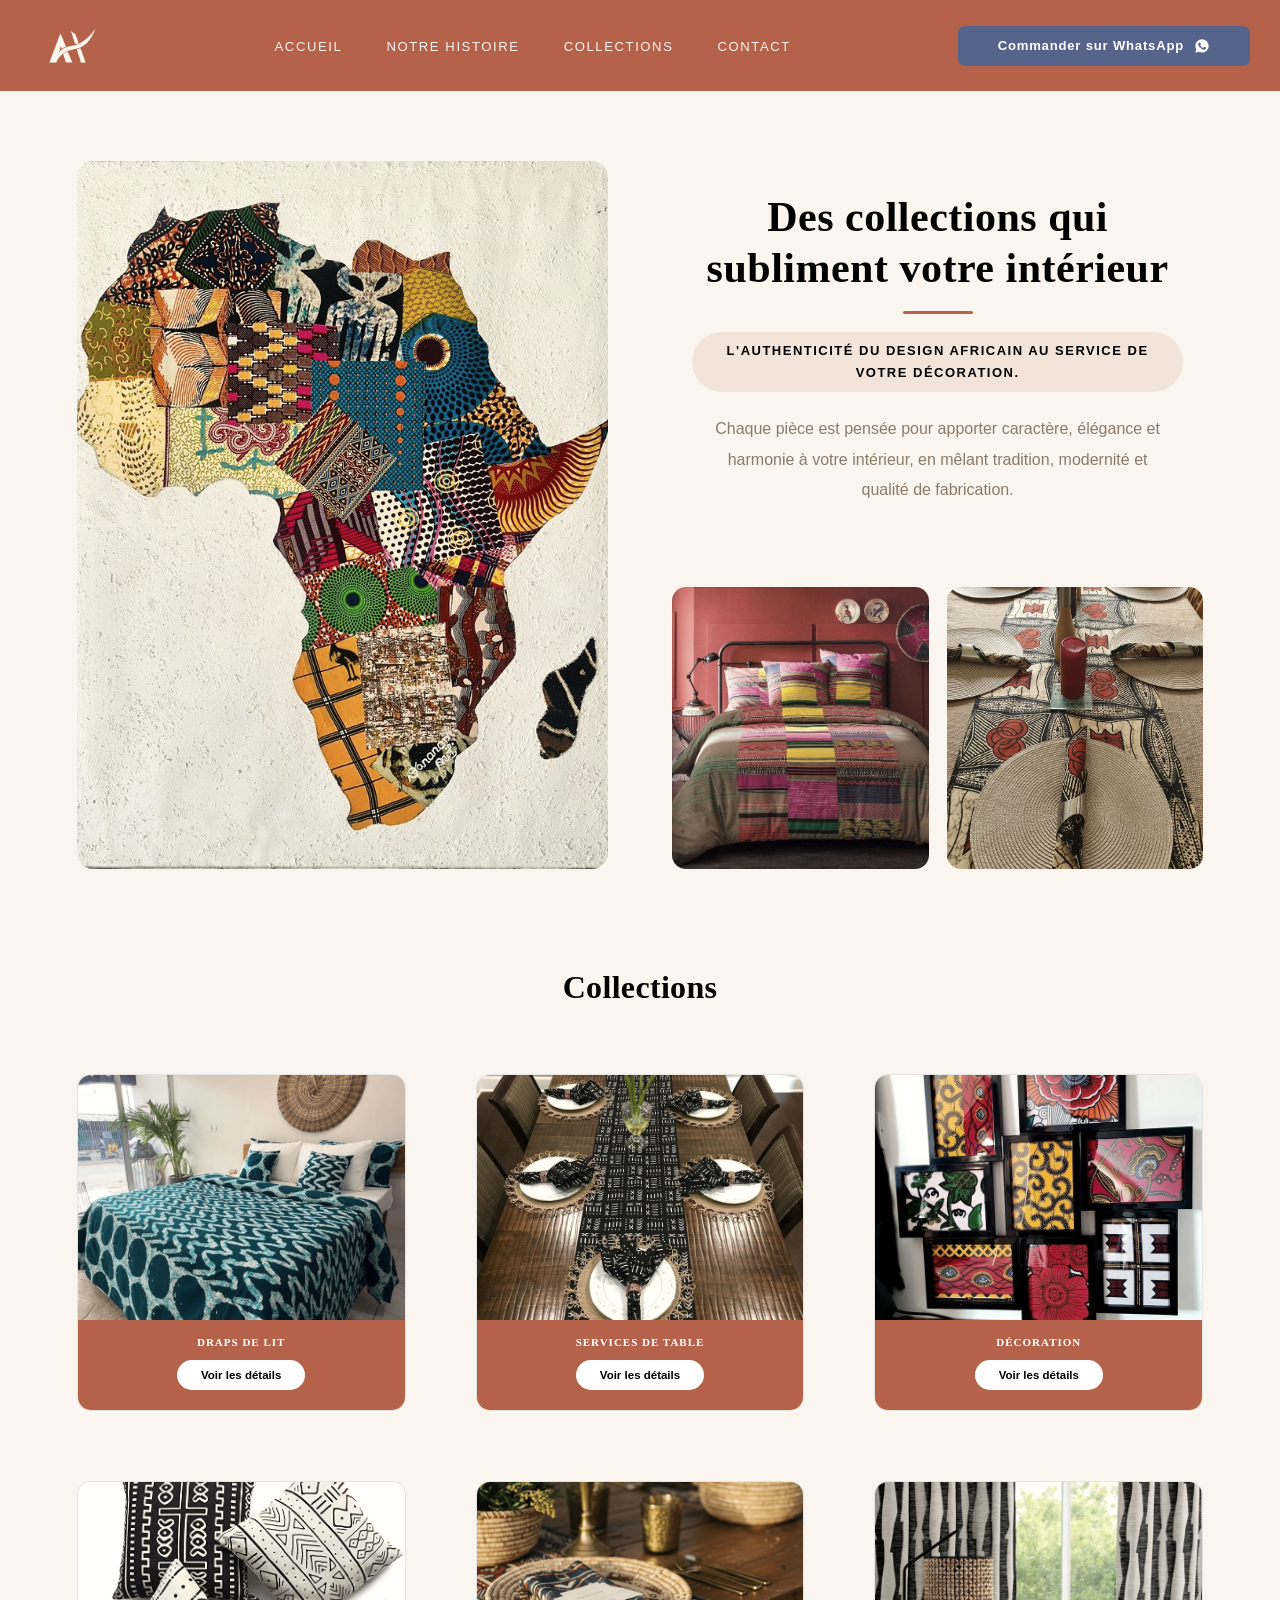
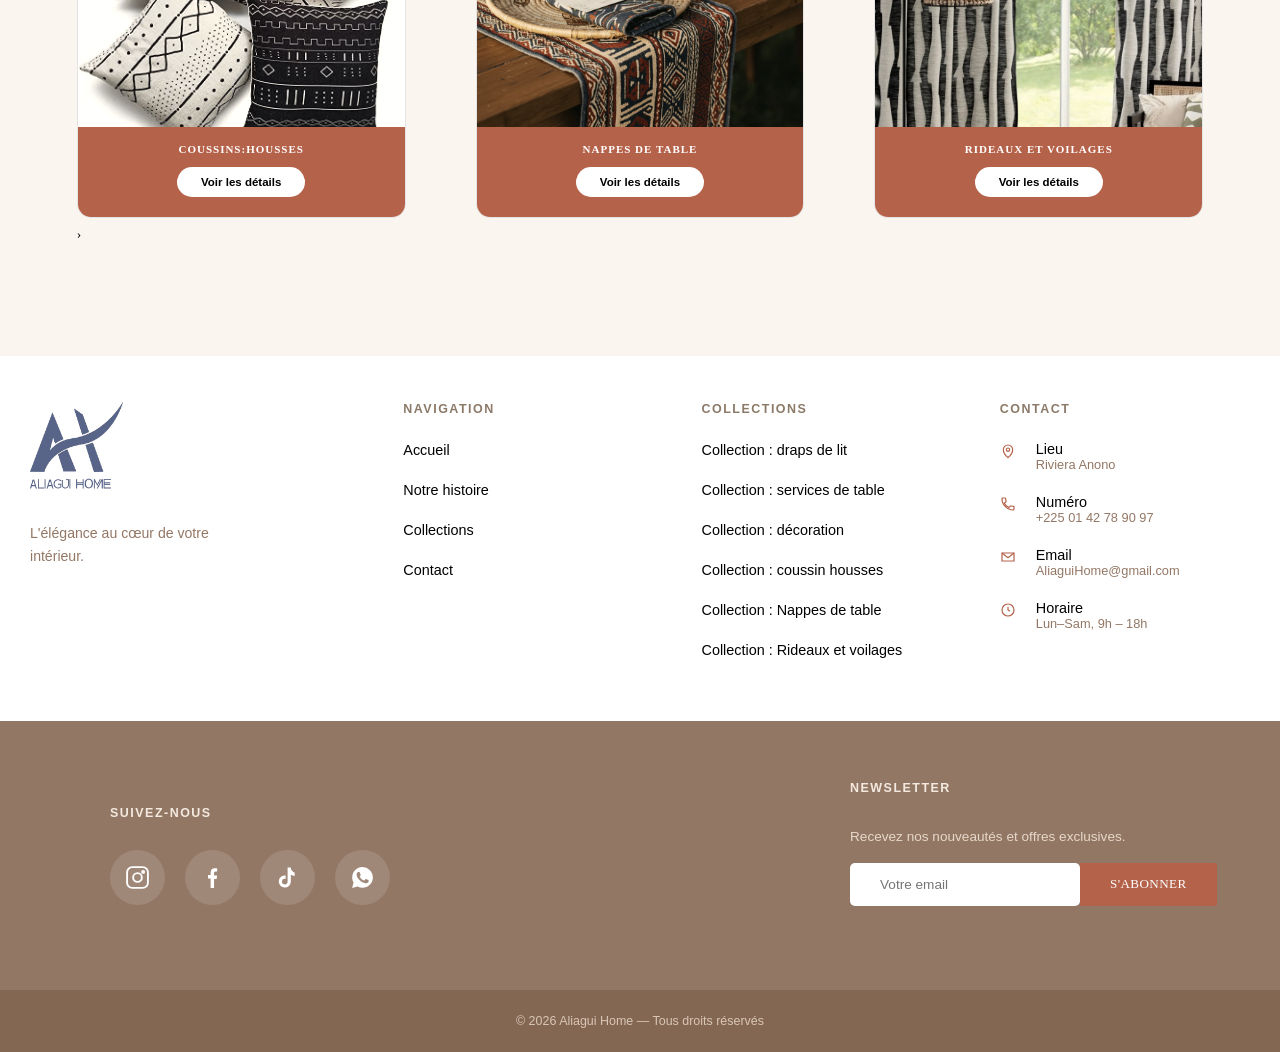
<file: collections.html>
<!doctype html>
<html lang="fr">
  <head>
    <meta charset="UTF-8" />
    <meta name="viewport" content="width=device-width, initial-scale=1.0" />
    <title>Aliagui Home — Nos Collections</title>
    <link rel="preconnect" href="https://fonts.googleapis.com" />
    <link rel="preconnect" href="https://fonts.gstatic.com" crossorigin />
    <link
      href="https://fonts.googleapis.com/css2?family=Cormorant+Garamond:ital,wght@0,400;0,500;0,600;1,400&family=Jost:wght@300;400;500;600&display=swap"
      rel="stylesheet"
    />
    <link
      rel="stylesheet"
      href="https://cdnjs.cloudflare.com/ajax/libs/font-awesome/6.5.1/css/all.min.css"
    />

    <!-- CSS Globaux -->
    <link rel="stylesheet" href="css/base.css" />
    <link rel="stylesheet" href="css/header.css" />
    <link rel="stylesheet" href="css/footer.css" />
    <link rel="stylesheet" href="css/collections.css" />
  </head>
  <body>
    <!-- ============================================================
HEADER (identique à accueil.html)
============================================================ -->
    <header id="siteHeader">
      <div class="header-inner">
        <a href="#top" class="logo">
          <img
            src="Plan de travail 1 copie 2@300x (1).png"
            alt="Aliagui Home"
          />
        </a>

        <nav id="mainNav">
          <ul>
            <li><a href="index.html">Accueil</a></li>
            <li><a href="notre-histoire.html">Notre histoire</a></li>
            <li><a href="collections.html">Collections</a></li>
            <li><a href="contact.html">Contact</a></li>
            <li class="mobile-only-cta">
              <a
                class="header-cta"
                href="https://wa.me/2250142789097"
                target="_blank"
                rel="noopener"
                data-social="WhatsApp"
              >
                Commander sur WhatsApp
                <svg
                  width="16"
                  height="16"
                  viewBox="0 0 24 24"
                  fill="currentColor"
                >
                  <path
                    d="M12.04 2C6.58 2 2.13 6.45 2.13 11.91c0 1.75.46 3.46 1.32 4.96L2 22l5.25-1.38a9.9 9.9 0 0 0 4.78 1.22h.01c5.46 0 9.91-4.45 9.91-9.91 0-2.65-1.03-5.14-2.9-7.01A9.86 9.86 0 0 0 12.04 2zm5.8 14.1c-.24.68-1.4 1.3-1.94 1.38-.5.08-1.12.11-1.8-.11-.42-.13-.96-.31-1.65-.6-2.9-1.25-4.8-4.17-4.94-4.36-.14-.2-1.18-1.57-1.18-3 0-1.42.75-2.12 1.02-2.42.26-.28.58-.35.77-.35h.55c.18 0 .42-.07.66.5.24.58.82 2 .89 2.15.07.14.12.32.02.51-.1.2-.15.32-.3.5-.14.17-.3.38-.43.51-.14.14-.29.29-.13.57.17.28.75 1.24 1.61 2 1.11.99 2.04 1.3 2.32 1.44.28.14.44.12.6-.07.17-.2.72-.84.91-1.13.19-.28.38-.24.64-.14.26.09 1.66.78 1.94.93.28.14.47.21.53.33.07.12.07.68-.17 1.36z"
                  />
                </svg>
              </a>
            </li>
          </ul>
        </nav>

        <a
          class="header-cta desktop-only-cta"
          href="https://wa.me/2250142789097"
          target="_blank"
          rel="noopener"
          data-social="WhatsApp"
        >
          Commander sur WhatsApp
          <svg width="16" height="16" viewBox="0 0 24 24" fill="currentColor">
            <path
              d="M12.04 2C6.58 2 2.13 6.45 2.13 11.91c0 1.75.46 3.46 1.32 4.96L2 22l5.25-1.38a9.9 9.9 0 0 0 4.78 1.22h.01c5.46 0 9.91-4.45 9.91-9.91 0-2.65-1.03-5.14-2.9-7.01A9.86 9.86 0 0 0 12.04 2zm5.8 14.1c-.24.68-1.4 1.3-1.94 1.38-.5.08-1.12.11-1.8-.11-.42-.13-.96-.31-1.65-.6-2.9-1.25-4.8-4.17-4.94-4.36-.14-.2-1.18-1.57-1.18-3 0-1.42.75-2.12 1.02-2.42.26-.28.58-.35.77-.35h.55c.18 0 .42-.07.66.5.24.58.82 2 .89 2.15.07.14.12.32.02.51-.1.2-.15.32-.3.5-.14.17-.3.38-.43.51-.14.14-.29.29-.13.57.17.28.75 1.24 1.61 2 1.11.99 2.04 1.3 2.32 1.44.28.14.44.12.6-.07.17-.2.72-.84.91-1.13.19-.28.38-.24.64-.14.26.09 1.66.78 1.94.93.28.14.47.21.53.33.07.12.07.68-.17 1.36z"
            />
          </svg>
        </a>

        <button
          class="hamburger"
          id="hamburgerBtn"
          aria-label="Ouvrir le menu"
          aria-expanded="false"
          aria-controls="mainNav"
        >
          <span></span><span></span><span></span>
        </button>
      </div>
    </header>

    <section class="collections-intro">
      <div class="ci-left reveal-scale">
        <div class="ci-big">
          <img src="image/MAP OF AFRICA.jpg" alt="Collection Aligaï Home" />
        </div>
      </div>

      <div class="ci-right-col reveal">
        <div class="ci-text">
          <h2>Des collections qui subliment votre intérieur</h2>

          <p class="ci-sub">
            L'authenticité du design africain au service de votre décoration.
          </p>

          <p>
            Chaque pièce est pensée pour apporter caractère, élégance et
            harmonie à votre intérieur, en mêlant tradition, modernité et
            qualité de fabrication.
          </p>
        </div>

        <div class="ci-row">
          <div class="ci-small">
            <img
              src="image/Shop Online Fashion, Home & Brands.jpg"
              alt="Détail collection"
            />
          </div>
          <div class="ci-small">
            <img src="image/télécharger (14).jpg" alt="Détail collection" />
          </div>
        </div>
      </div>
    </section>

    <section class="collections-section" id="collections">
      <h2 class="section-title reveal">Collections</h2>
      <button
        class="car-arrow"
        id="carPrev"
        aria-label="Collection précédente"
      ></button>

      <div class="car-track stagger" id="carTrack">
        <div class="car-card stagger-item">
          <div class="car-photo">
            <img src="image/detail1.jpeg" alt="Draps de lit" />
          </div>
          <div class="car-foot">
            <span class="car-label">Draps de lit</span>
            <a href="detail.html" class="car-btn">Voir les détails</a>
          </div>
        </div>
        <div class="car-card stagger-item">
          <div class="car-photo">
            <img
              src="image/service de table image pour les devs.jpg.jpeg"
              alt="Services de table"
            />
          </div>
          <div class="car-foot">
            <span class="car-label">Services de table</span>
            <a href="detail.html" class="car-btn">Voir les détails</a>
          </div>
        </div>
        <div class="car-card stagger-item">
          <div class="car-photo">
            <img src="image/télécharger (15).jpg" alt="Décoration" />
          </div>
          <div class="car-foot">
            <span class="car-label">Décoration</span>
            <a href="detail.html" class="car-btn">Voir les détails</a>
          </div>
        </div>
        <div class="car-card stagger-item">
          <div class="car-photo">
            <img src="image/télécharger (16).jpg" alt="Coussins & housses" />
          </div>
          <div class="car-foot">
            <span class="car-label">Coussins:housses</span>
            <a href="detail.html" class="car-btn">Voir les détails</a>
          </div>
        </div>
        <div class="car-card stagger-item">
          <div class="car-photo">
            <img src="image/service de table.jpg.jpeg" alt="Nappes de table" />
          </div>
          <div class="car-foot">
            <span class="car-label">Nappes de table</span>
            <a href="detail.html" class="car-btn">Voir les détails</a>
          </div>
        </div>
        <div class="car-card stagger-item">
          <div class="car-photo">
            <img src="image/télécharger (17).jpg" alt="Rideaux & voilages" />
          </div>

          <div class="car-foot">
            <span class="car-label">Rideaux et voilages</span>
            <a href="detail.html" class="car-btn">Voir les détails</a>
          </div>
        </div>
      </div>

      <button class="car-arrow" id="carNext" aria-label="Collection suivante">
        ›
      </button>

      <div class="car-dots" id="carDots"></div>
    </section>

    <footer>
      <div class="footer-top">
        <div class="footer-brand reveal">
          <a href="#top" class="logo">
            <img src="image/logo-bleu.png" alt="Aliagui Home" />
          </a>
          <p>L'élégance au cœur de votre intérieur.</p>
        </div>
        <div class="footer-col reveal reveal-delay-1">
          <h5>Navigation</h5>
          <ul>
            <li><a href="accueil.html">Accueil</a></li>
            <li><a href="notre-histoire.html">Notre histoire</a></li>
            <li><a href="collections.html">Collections</a></li>
            <li><a href="contact.html">Contact</a></li>
          </ul>
        </div>
        <div class="footer-col reveal reveal-delay-2">
          <h5>Collections</h5>
          <ul>
            <li>
              <a href="collections.html#collections"
                >Collection : draps de lit</a
              >
            </li>
            <li>
              <a href="collections.html#collections"
                >Collection : services de table</a
              >
            </li>
            <li>
              <a href="collections.html#collections">Collection : décoration</a>
            </li>
            <li>
              <a href="collections.html#collections"
                >Collection : coussin housses</a
              >
            </li>
            <li>
              <a href="collections.html#collections"
                >Collection : Nappes de table</a
              >
            </li>
            <li>
              <a href="collections.html#collections"
                >Collection : Rideaux et voilages</a
              >
            </li>
          </ul>
        </div>
        <div class="footer-col reveal reveal-delay-3">
          <h5>Contact</h5>
          <ul>
            <li class="with-icon">
              <svg
                viewBox="0 0 24 24"
                fill="none"
                stroke="currentColor"
                stroke-width="1.8"
              >
                <path d="M12 22s7-6.1 7-12a7 7 0 1 0-14 0c0 5.9 7 12 7 12z" />
                <circle cx="12" cy="10" r="2.5" />
              </svg>
              <div>Lieu <small>Riviera Anono</small></div>
            </li>
            <li class="with-icon">
              <svg
                viewBox="0 0 24 24"
                fill="none"
                stroke="currentColor"
                stroke-width="1.8"
              >
                <path
                  d="M6.62 10.79a15.15 15.15 0 0 0 6.59 6.59l2.2-2.2c.28-.28.67-.36 1.02-.24c1.12.37 2.33.57 3.57.57c.55 0 1 .45 1 1V20c0 .55-.45 1-1 1c-9.39 0-17-7.61-17-17c0-.55.45-1 1-1h3.5c.55 0 1 .45 1 1c0 1.25.2 2.45.57 3.57c.11.35.03.74-.25 1.02l-2.2 2.2Z"
                />
              </svg>
              <div>Numéro <small>+225 01 42 78 90 97</small></div>
            </li>
            <li class="with-icon">
              <svg
                viewBox="0 0 24 24"
                fill="none"
                stroke="currentColor"
                stroke-width="1.8"
              >
                <path d="M3 6h18v12H3z" />
                <path d="M3 6l9 7 9-7" />
              </svg>
              <div>Email <small>AliaguiHome@gmail.com</small></div>
            </li>
            <li class="with-icon">
              <svg
                viewBox="0 0 24 24"
                fill="none"
                stroke="currentColor"
                stroke-width="1.8"
              >
                <circle cx="12" cy="12" r="9" />
                <path d="M12 7v5l3 2" />
              </svg>
              <div>Horaire <small>Lun–Sam, 9h – 18h</small></div>
            </li>
          </ul>
        </div>
      </div>

      <div class="footer-bottom">
        <div class="footer-bottom-inner">
          <div class="socials">
            <h5>Suivez-nous</h5>
            <div class="social-icons">
              <a
                href="https://www.instagram.com/sublimeroomci?igsh=MmUyazBmeTF2NXh2"
                target="_blank"
                rel="noopener"
                aria-label="Instagram"
                data-social="Instagram"
              >
                <svg
                  viewBox="0 0 24 24"
                  fill="none"
                  stroke="currentColor"
                  stroke-width="1.8"
                >
                  <rect x="2" y="2" width="20" height="20" rx="5" />
                  <circle cx="12" cy="12" r="4.2" />
                  <circle cx="17.4" cy="6.6" r="1" />
                </svg>
              </a>
              <a
                href="https://www.facebook.com/share/1EQb1m7j7T/?mibextid=wwXIfr"
                target="_blank"
                rel="noopener"
                aria-label="Facebook"
                data-social="Facebook"
              >
                <svg viewBox="0 0 24 24" fill="currentColor">
                  <path
                    d="M13.5 22v-8.5H16l.4-3.4h-2.9V8c0-.99.28-1.66 1.7-1.66H16.5V3.3c-.28-.04-1.24-.12-2.36-.12-2.34 0-3.94 1.43-3.94 4.04v2.28H7.7v3.4h2.5V22z"
                  />
                </svg>
              </a>
              <a
                href="https://www.tiktok.com/@sublimeroom?_r=1&_t=ZS-97yz165ZXM1"
                target="_blank"
                rel="noopener"
                aria-label="TikTok"
                data-social="TikTok"
              >
                <svg viewBox="0 0 24 24" fill="currentColor">
                  <path
                    d="M16.6 5.82c-.9-.85-1.4-2.03-1.4-3.32h-3.1v13.4a2.7 2.7 0 1 1-1.9-2.58v-3.15a5.8 5.8 0 1 0 5 5.75V9.4a6.9 6.9 0 0 0 3.7 1.07V7.4a4.2 4.2 0 0 1-2.3-1.58z"
                  />
                </svg>
              </a>
              <a
                href="https://wa.me/2250142789097"
                target="_blank"
                rel="noopener"
                aria-label="WhatsApp"
                data-social="WhatsApp"
              >
                <svg viewBox="0 0 24 24" fill="currentColor">
                  <path
                    d="M12.04 2C6.58 2 2.13 6.45 2.13 11.91c0 1.75.46 3.46 1.32 4.96L2 22l5.25-1.38a9.9 9.9 0 0 0 4.78 1.22h.01c5.46 0 9.91-4.45 9.91-9.91 0-2.65-1.03-5.14-2.9-7.01A9.86 9.86 0 0 0 12.04 2zm5.8 14.1c-.24.68-1.4 1.3-1.94 1.38-.5.08-1.12.11-1.8-.11-.42-.13-.96-.31-1.65-.6-2.9-1.25-4.8-4.17-4.94-4.36-.14-.2-1.18-1.57-1.18-3 0-1.42.75-2.12 1.02-2.42.26-.28.58-.35.77-.35h.55c.18 0 .42-.07.66.5.24.58.82 2 .89 2.15.07.14.12.32.02.51-.1.2-.15.32-.3.5-.14.17-.3.38-.43.51-.14.14-.29.29-.13.57.17.28.75 1.24 1.61 2 1.11.99 2.04 1.3 2.32 1.44.28.14.44.12.6-.07.17-.2.72-.84.91-1.13.19-.28.38-.24.64-.14.26.09 1.66.78 1.94.93.28.14.47.21.53.33.07.12.07.68-.17 1.36z"
                  />
                </svg>
              </a>
            </div>
          </div>
          <div class="newsletter">
            <h5>Newsletter</h5>
            <p>Recevez nos nouveautés et offres exclusives.</p>
            <form class="newsletter-form" id="newsletterForm">
              <input type="email" placeholder="Votre email" required />
              <button type="submit">S'abonner</button>
            </form>
            <div class="newsletter-msg" id="newsletterMsg">
              Merci ! Vous êtes bien inscrit(e).
            </div>
          </div>
        </div>
      </div>

      <div class="copyright">© 2026 Aliagui Home — Tous droits réservés</div>
    </footer>
    <div class="toast" id="toast"></div>

    <!-- ============================================================
JAVASCRIPT (java.js)
============================================================ -->
    <script src="java.js"></script>
    <script src="notrecollection.js"></script>
  </body>
</html>
</file>
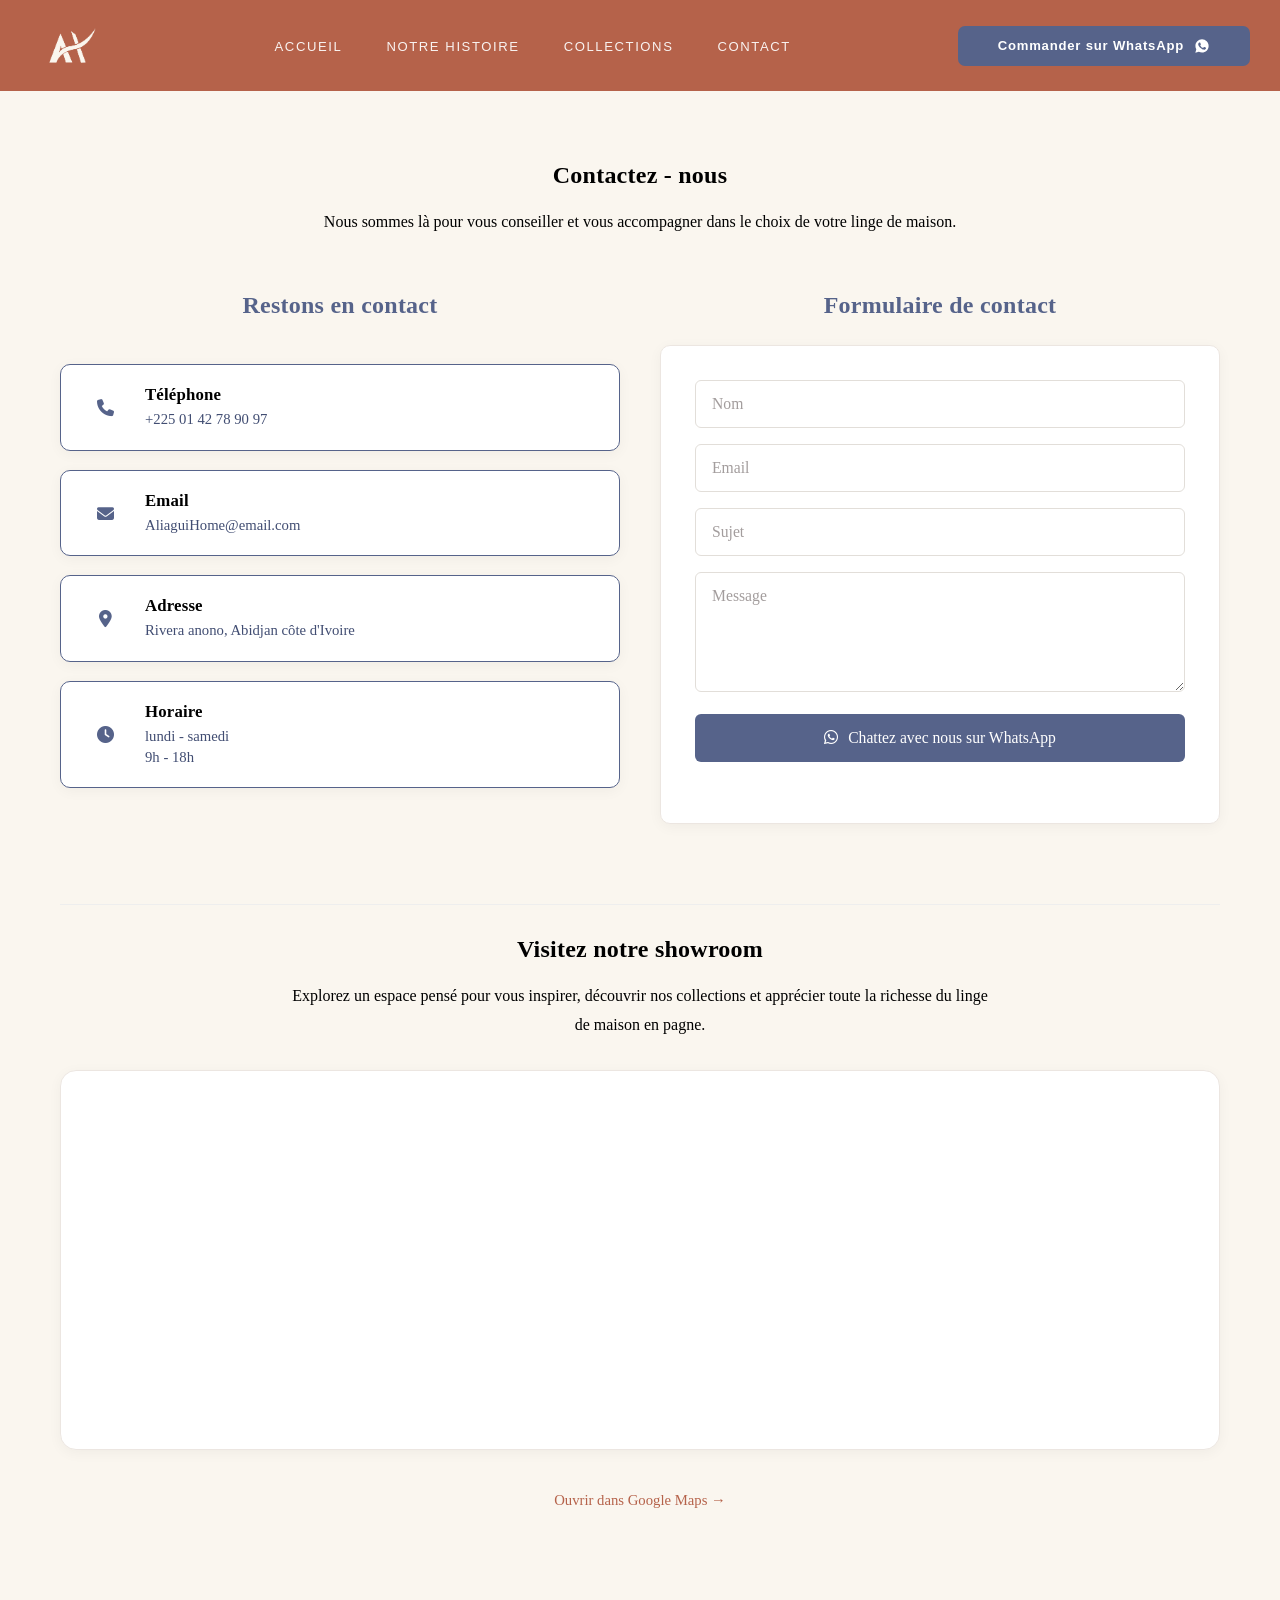
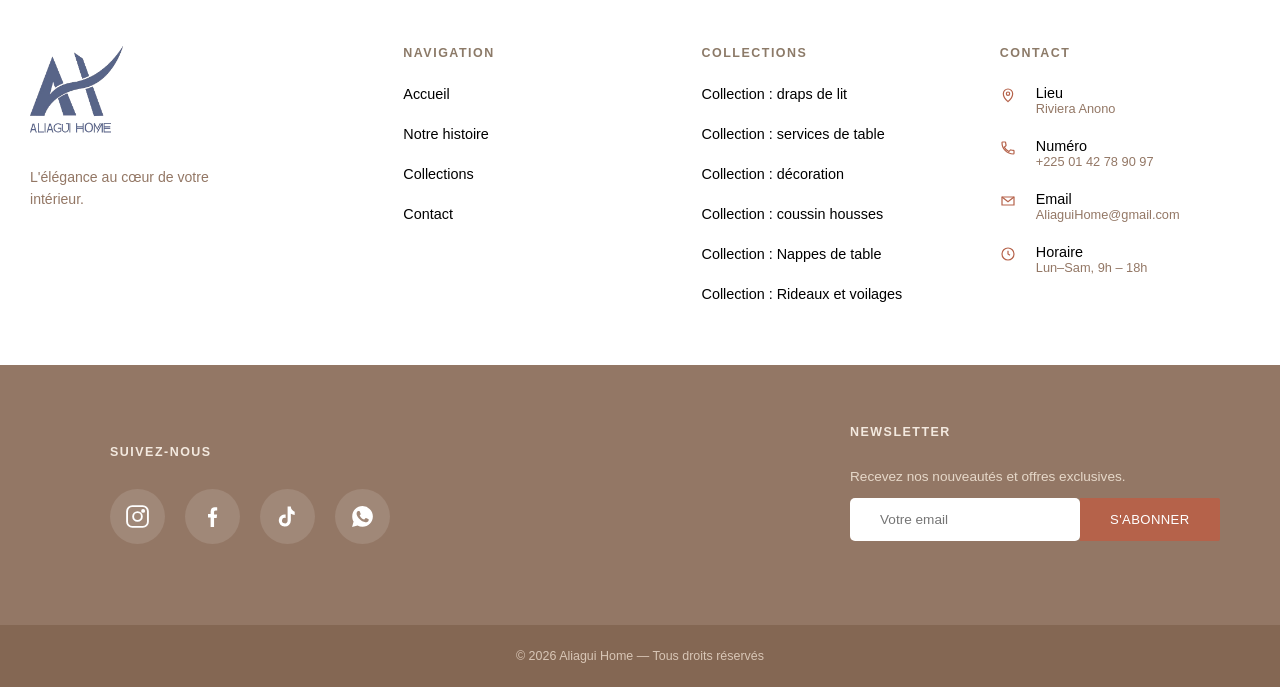
<file: contact.html>
<!doctype html>
<html lang="fr">
  <head>
    <meta charset="UTF-8" />
    <meta name="viewport" content="width=device-width, initial-scale=1.0" />
    <title>Aliagui Home — L'élégance au cœur de votre intérieur</title>
    <link rel="preconnect" href="https://fonts.googleapis.com" />
    <link rel="preconnect" href="https://fonts.gstatic.com" crossorigin />
    <link
      rel="stylesheet"
      href="https://cdnjs.cloudflare.com/ajax/libs/font-awesome/6.5.1/css/all.min.css"
    />
    <link
      href="https://fonts.googleapis.com/css2?family=Cormorant+Garamond:ital,wght@0,400;0,500;0,600;1,400&family=Jost:wght@300;400;500;600&display=swap"
      rel="stylesheet"
    />

    <link rel="stylesheet" href="css/base.css" />
    <link rel="stylesheet" href="css/header.css" />
    <link rel="stylesheet" href="css/footer.css" />
    <link rel="stylesheet" href="css/contact.css" />
  </head>
  <body>
    <header id="siteHeader">
      <div class="header-inner">
        <a href="#top" class="logo">
          <img
            src="Plan de travail 1 copie 2@300x (1).png"
            alt="Aliagui Home"
          />
        </a>

        <nav id="mainNav">
          <ul>
            <li><a href="index.html">Accueil</a></li>
            <li><a href="notre-histoire.html">Notre histoire</a></li>
            <li><a href="collections.html">Collections</a></li>
            <li><a href="contact.html">Contact</a></li>
            <li class="mobile-only-cta">
              <a
                class="header-cta"
                href="https://wa.me/2250142789097"
                target="_blank"
                rel="noopener"
                data-social="WhatsApp"
              >
                Commander sur WhatsApp
                <svg
                  width="16"
                  height="16"
                  viewBox="0 0 24 24"
                  fill="currentColor"
                >
                  <path
                    d="M12.04 2C6.58 2 2.13 6.45 2.13 11.91c0 1.75.46 3.46 1.32 4.96L2 22l5.25-1.38a9.9 9.9 0 0 0 4.78 1.22h.01c5.46 0 9.91-4.45 9.91-9.91 0-2.65-1.03-5.14-2.9-7.01A9.86 9.86 0 0 0 12.04 2zm5.8 14.1c-.24.68-1.4 1.3-1.94 1.38-.5.08-1.12.11-1.8-.11-.42-.13-.96-.31-1.65-.6-2.9-1.25-4.8-4.17-4.94-4.36-.14-.2-1.18-1.57-1.18-3 0-1.42.75-2.12 1.02-2.42.26-.28.58-.35.77-.35h.55c.18 0 .42-.07.66.5.24.58.82 2 .89 2.15.07.14.12.32.02.51-.1.2-.15.32-.3.5-.14.17-.3.38-.43.51-.14.14-.29.29-.13.57.17.28.75 1.24 1.61 2 1.11.99 2.04 1.3 2.32 1.44.28.14.44.12.6-.07.17-.2.72-.84.91-1.13.19-.28.38-.24.64-.14.26.09 1.66.78 1.94.93.28.14.47.21.53.33.07.12.07.68-.17 1.36z"
                  />
                </svg>
              </a>
            </li>
          </ul>
        </nav>

        <a
          class="header-cta desktop-only-cta"
          href="https://wa.me/2250142789097"
          target="_blank"
          rel="noopener"
          data-social="WhatsApp"
        >
          Commander sur WhatsApp
          <svg width="16" height="16" viewBox="0 0 24 24" fill="currentColor">
            <path
              d="M12.04 2C6.58 2 2.13 6.45 2.13 11.91c0 1.75.46 3.46 1.32 4.96L2 22l5.25-1.38a9.9 9.9 0 0 0 4.78 1.22h.01c5.46 0 9.91-4.45 9.91-9.91 0-2.65-1.03-5.14-2.9-7.01A9.86 9.86 0 0 0 12.04 2zm5.8 14.1c-.24.68-1.4 1.3-1.94 1.38-.5.08-1.12.11-1.8-.11-.42-.13-.96-.31-1.65-.6-2.9-1.25-4.8-4.17-4.94-4.36-.14-.2-1.18-1.57-1.18-3 0-1.42.75-2.12 1.02-2.42.26-.28.58-.35.77-.35h.55c.18 0 .42-.07.66.5.24.58.82 2 .89 2.15.07.14.12.32.02.51-.1.2-.15.32-.3.5-.14.17-.3.38-.43.51-.14.14-.29.29-.13.57.17.28.75 1.24 1.61 2 1.11.99 2.04 1.3 2.32 1.44.28.14.44.12.6-.07.17-.2.72-.84.91-1.13.19-.28.38-.24.64-.14.26.09 1.66.78 1.94.93.28.14.47.21.53.33.07.12.07.68-.17 1.36z"
            />
          </svg>
        </a>

        <button
          class="hamburger"
          id="hamburgerBtn"
          aria-label="Ouvrir le menu"
          aria-expanded="false"
          aria-controls="mainNav"
        >
          <span></span><span></span><span></span>
        </button>
      </div>
    </header>

    <main class="contact-page">
      <!-- SECTION 1 : CONTACT & FORMULAIRE -->
      <section class="contact-section">
        <div class="contact-header">
          <h1>Contactez - nous</h1>
          <p>
            Nous sommes là pour vous conseiller et vous accompagner dans le
            choix de votre linge de maison.
          </p>
        </div>

        <div class="contact-container">
          <!-- Colonne Gauche : Infos de contact -->
          <div class="contact-info">
            <h2>Restons en contact</h2>

            <div class="info-card">
              <div class="info-icon">
                <i class="fa-solid fa-phone"></i>
              </div>
              <div class="info-text">
                <h3>Téléphone</h3>
                <p>+225 01 42 78 90 97</p>
              </div>
            </div>

            <div class="info-card">
              <div class="info-icon">
                <i class="fa-solid fa-envelope"></i>
              </div>
              <div class="info-text">
                <h3>Email</h3>
                <p>AliaguiHome@email.com</p>
              </div>
            </div>

            <div class="info-card">
              <div class="info-icon">
                <i class="fa-solid fa-location-dot"></i>
              </div>
              <div class="info-text">
                <h3>Adresse</h3>
                <p>Rivera anono, Abidjan côte d'Ivoire</p>
              </div>
            </div>

            <div class="info-card">
              <div class="info-icon">
                <i class="fa-solid fa-clock"></i>
              </div>
              <div class="info-text">
                <h3>Horaire</h3>
                <p>
                  lundi - samedi <br />
                  9h - 18h
                </p>
              </div>
            </div>
          </div>

          <!-- Colonne Droite : Formulaire -->
          <div class="contact-form-container">
            <h2>Formulaire de contact</h2>
            <form id="contactForm" class="contact-form" novalidate>
              <input
                type="text"
                id="nom"
                name="nom"
                placeholder="Nom"
                required
              />
              <input
                type="email"
                id="email"
                name="email"
                placeholder="Email"
                required
              />
              <input
                type="text"
                id="sujet"
                name="sujet"
                placeholder="Sujet"
                required
              />
              <textarea
                id="message"
                name="message"
                placeholder="Message"
                rows="5"
                required
              ></textarea>

              <button type="submit" class="btn-whatsapp">
                <i class="fa-brands fa-whatsapp"></i> Chattez avec nous sur
                WhatsApp
              </button>

              <p class="form-note" id="formNote"></p>
            </form>
          </div>
        </div>
      </section>

      <!-- SECTION 2 : SHOWROOM -->
      <section class="showroom-section" id="showroom">
        <h2>Visitez notre showroom</h2>
        <p>
          Explorez un espace pensé pour vous inspirer, découvrir nos collections
          et apprécier toute la richesse du linge de maison en pagne.
        </p>
        <div class="showroom-map">
          <iframe
            src="https://www.google.com/maps?q=Riviera+Anono,+Abidjan,+Côte+d'Ivoire&output=embed"
            loading="lazy"
            referrerpolicy="no-referrer-when-downgrade"
            title="Localisation du showroom Aliagui Home"
          >
          </iframe>
        </div>
        <a
          class="showroom-link"
          href="https://www.google.com/maps/search/?api=1&query=Riviera+Anono,+Abidjan,+Côte+d'Ivoire"
          target="_blank"
          rel="noopener"
        >
          Ouvrir dans Google Maps →
        </a>
      </section>
    </main>

    <footer>
      <div class="footer-top">
        <div class="footer-brand reveal">
          <a href="#top" class="logo">
            <img src="image/logo-bleu.png" alt="Aliagui Home" />
          </a>
          <p>L'élégance au cœur de votre intérieur.</p>
        </div>
        <div class="footer-col reveal reveal-delay-1">
          <h5>Navigation</h5>
          <ul>
            <li><a href="accueil.html">Accueil</a></li>
            <li><a href="notre-histoire.html">Notre histoire</a></li>
            <li><a href="collections.html">Collections</a></li>
            <li><a href="contact.html">Contact</a></li>
          </ul>
        </div>
        <div class="footer-col reveal reveal-delay-2">
          <h5>Collections</h5>
          <ul>
            <li>
              <a href="collections.html#collections"
                >Collection : draps de lit</a
              >
            </li>
            <li>
              <a href="collections.html#collections"
                >Collection : services de table</a
              >
            </li>
            <li>
              <a href="collections.html#collections">Collection : décoration</a>
            </li>
            <li>
              <a href="collections.html#collections"
                >Collection : coussin housses</a
              >
            </li>
            <li>
              <a href="collections.html#collections"
                >Collection : Nappes de table</a
              >
            </li>
            <li>
              <a href="collections.html#collections"
                >Collection : Rideaux et voilages</a
              >
            </li>
          </ul>
        </div>
        <div class="footer-col reveal reveal-delay-3">
          <h5>Contact</h5>
          <ul>
            <li class="with-icon">
              <svg
                viewBox="0 0 24 24"
                fill="none"
                stroke="currentColor"
                stroke-width="1.8"
              >
                <path d="M12 22s7-6.1 7-12a7 7 0 1 0-14 0c0 5.9 7 12 7 12z" />
                <circle cx="12" cy="10" r="2.5" />
              </svg>
              <div>Lieu <small>Riviera Anono</small></div>
            </li>
            <li class="with-icon">
              <svg
                viewBox="0 0 24 24"
                fill="none"
                stroke="currentColor"
                stroke-width="1.8"
              >
                <path
                  d="M6.62 10.79a15.15 15.15 0 0 0 6.59 6.59l2.2-2.2c.28-.28.67-.36 1.02-.24c1.12.37 2.33.57 3.57.57c.55 0 1 .45 1 1V20c0 .55-.45 1-1 1c-9.39 0-17-7.61-17-17c0-.55.45-1 1-1h3.5c.55 0 1 .45 1 1c0 1.25.2 2.45.57 3.57c.11.35.03.74-.25 1.02l-2.2 2.2Z"
                />
              </svg>
              <div>Numéro <small>+225 01 42 78 90 97</small></div>
            </li>
            <li class="with-icon">
              <svg
                viewBox="0 0 24 24"
                fill="none"
                stroke="currentColor"
                stroke-width="1.8"
              >
                <path d="M3 6h18v12H3z" />
                <path d="M3 6l9 7 9-7" />
              </svg>
              <div>Email <small>AliaguiHome@gmail.com</small></div>
            </li>
            <li class="with-icon">
              <svg
                viewBox="0 0 24 24"
                fill="none"
                stroke="currentColor"
                stroke-width="1.8"
              >
                <circle cx="12" cy="12" r="9" />
                <path d="M12 7v5l3 2" />
              </svg>
              <div>Horaire <small>Lun–Sam, 9h – 18h</small></div>
            </li>
          </ul>
        </div>
      </div>

      <div class="footer-bottom">
        <div class="footer-bottom-inner">
          <div class="socials">
            <h5>Suivez-nous</h5>
            <div class="social-icons">
              <a
                href="https://www.instagram.com/sublimeroomci?igsh=MmUyazBmeTF2NXh2"
                target="_blank"
                rel="noopener"
                aria-label="Instagram"
                data-social="Instagram"
              >
                <svg
                  viewBox="0 0 24 24"
                  fill="none"
                  stroke="currentColor"
                  stroke-width="1.8"
                >
                  <rect x="2" y="2" width="20" height="20" rx="5" />
                  <circle cx="12" cy="12" r="4.2" />
                  <circle cx="17.4" cy="6.6" r="1" />
                </svg>
              </a>
              <a
                href="https://www.facebook.com/share/1EQb1m7j7T/?mibextid=wwXIfr"
                target="_blank"
                rel="noopener"
                aria-label="Facebook"
                data-social="Facebook"
              >
                <svg viewBox="0 0 24 24" fill="currentColor">
                  <path
                    d="M13.5 22v-8.5H16l.4-3.4h-2.9V8c0-.99.28-1.66 1.7-1.66H16.5V3.3c-.28-.04-1.24-.12-2.36-.12-2.34 0-3.94 1.43-3.94 4.04v2.28H7.7v3.4h2.5V22z"
                  />
                </svg>
              </a>
              <a
                href="https://www.tiktok.com/@sublimeroom?_r=1&_t=ZS-97yz165ZXM1"
                target="_blank"
                rel="noopener"
                aria-label="TikTok"
                data-social="TikTok"
              >
                <svg viewBox="0 0 24 24" fill="currentColor">
                  <path
                    d="M16.6 5.82c-.9-.85-1.4-2.03-1.4-3.32h-3.1v13.4a2.7 2.7 0 1 1-1.9-2.58v-3.15a5.8 5.8 0 1 0 5 5.75V9.4a6.9 6.9 0 0 0 3.7 1.07V7.4a4.2 4.2 0 0 1-2.3-1.58z"
                  />
                </svg>
              </a>
              <a
                href="https://wa.me/2250142789097"
                target="_blank"
                rel="noopener"
                aria-label="WhatsApp"
                data-social="WhatsApp"
              >
                <svg viewBox="0 0 24 24" fill="currentColor">
                  <path
                    d="M12.04 2C6.58 2 2.13 6.45 2.13 11.91c0 1.75.46 3.46 1.32 4.96L2 22l5.25-1.38a9.9 9.9 0 0 0 4.78 1.22h.01c5.46 0 9.91-4.45 9.91-9.91 0-2.65-1.03-5.14-2.9-7.01A9.86 9.86 0 0 0 12.04 2zm5.8 14.1c-.24.68-1.4 1.3-1.94 1.38-.5.08-1.12.11-1.8-.11-.42-.13-.96-.31-1.65-.6-2.9-1.25-4.8-4.17-4.94-4.36-.14-.2-1.18-1.57-1.18-3 0-1.42.75-2.12 1.02-2.42.26-.28.58-.35.77-.35h.55c.18 0 .42-.07.66.5.24.58.82 2 .89 2.15.07.14.12.32.02.51-.1.2-.15.32-.3.5-.14.17-.3.38-.43.51-.14.14-.29.29-.13.57.17.28.75 1.24 1.61 2 1.11.99 2.04 1.3 2.32 1.44.28.14.44.12.6-.07.17-.2.72-.84.91-1.13.19-.28.38-.24.64-.14.26.09 1.66.78 1.94.93.28.14.47.21.53.33.07.12.07.68-.17 1.36z"
                  />
                </svg>
              </a>
            </div>
          </div>
          <div class="newsletter">
            <h5>Newsletter</h5>
            <p>Recevez nos nouveautés et offres exclusives.</p>
            <form class="newsletter-form" id="newsletterForm">
              <input type="email" placeholder="Votre email" required />
              <button type="submit">S'abonner</button>
            </form>
            <div class="newsletter-msg" id="newsletterMsg">
              Merci ! Vous êtes bien inscrit(e).
            </div>
          </div>
        </div>
      </div>

      <div class="copyright">© 2026 Aliagui Home — Tous droits réservés</div>
    </footer>
    <div class="toast" id="toast"></div>

    <script src="java.js"></script>
    <script src="contact.js"></script>
  </body>
</html>
</file>
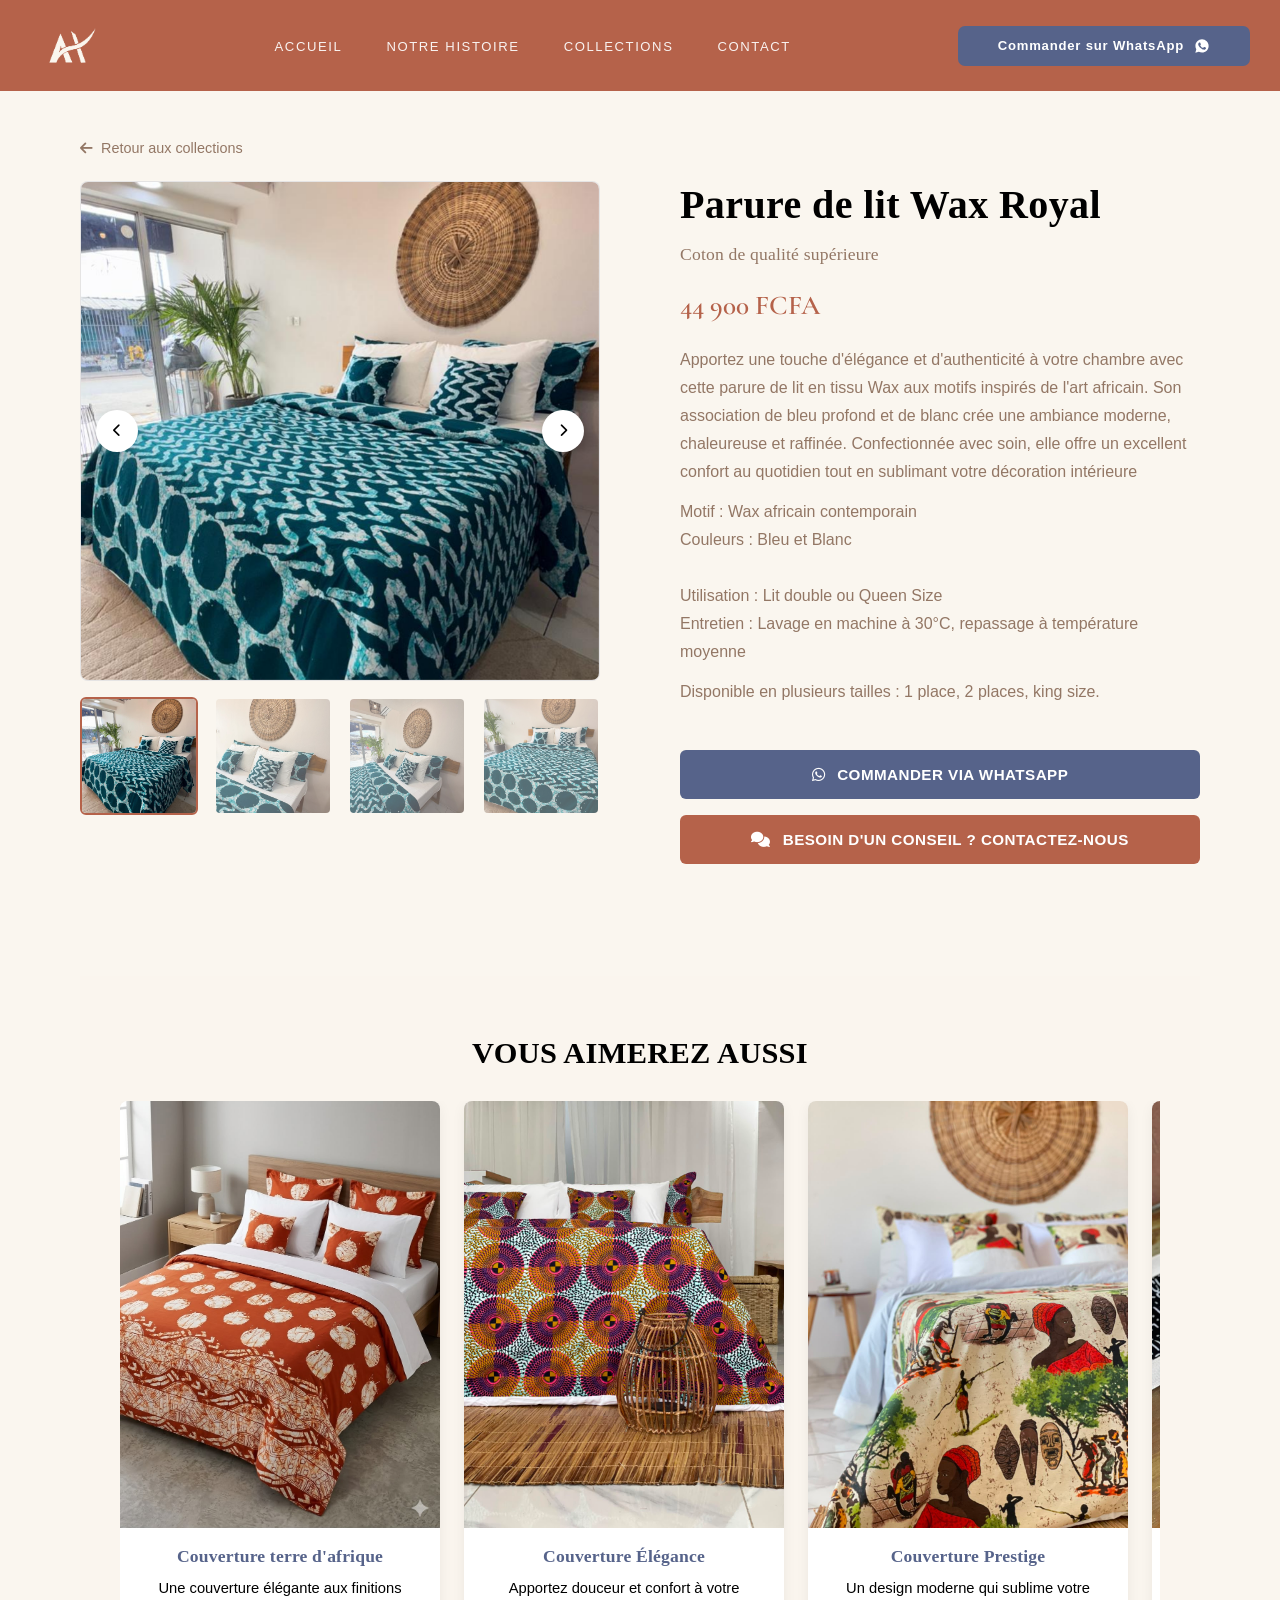
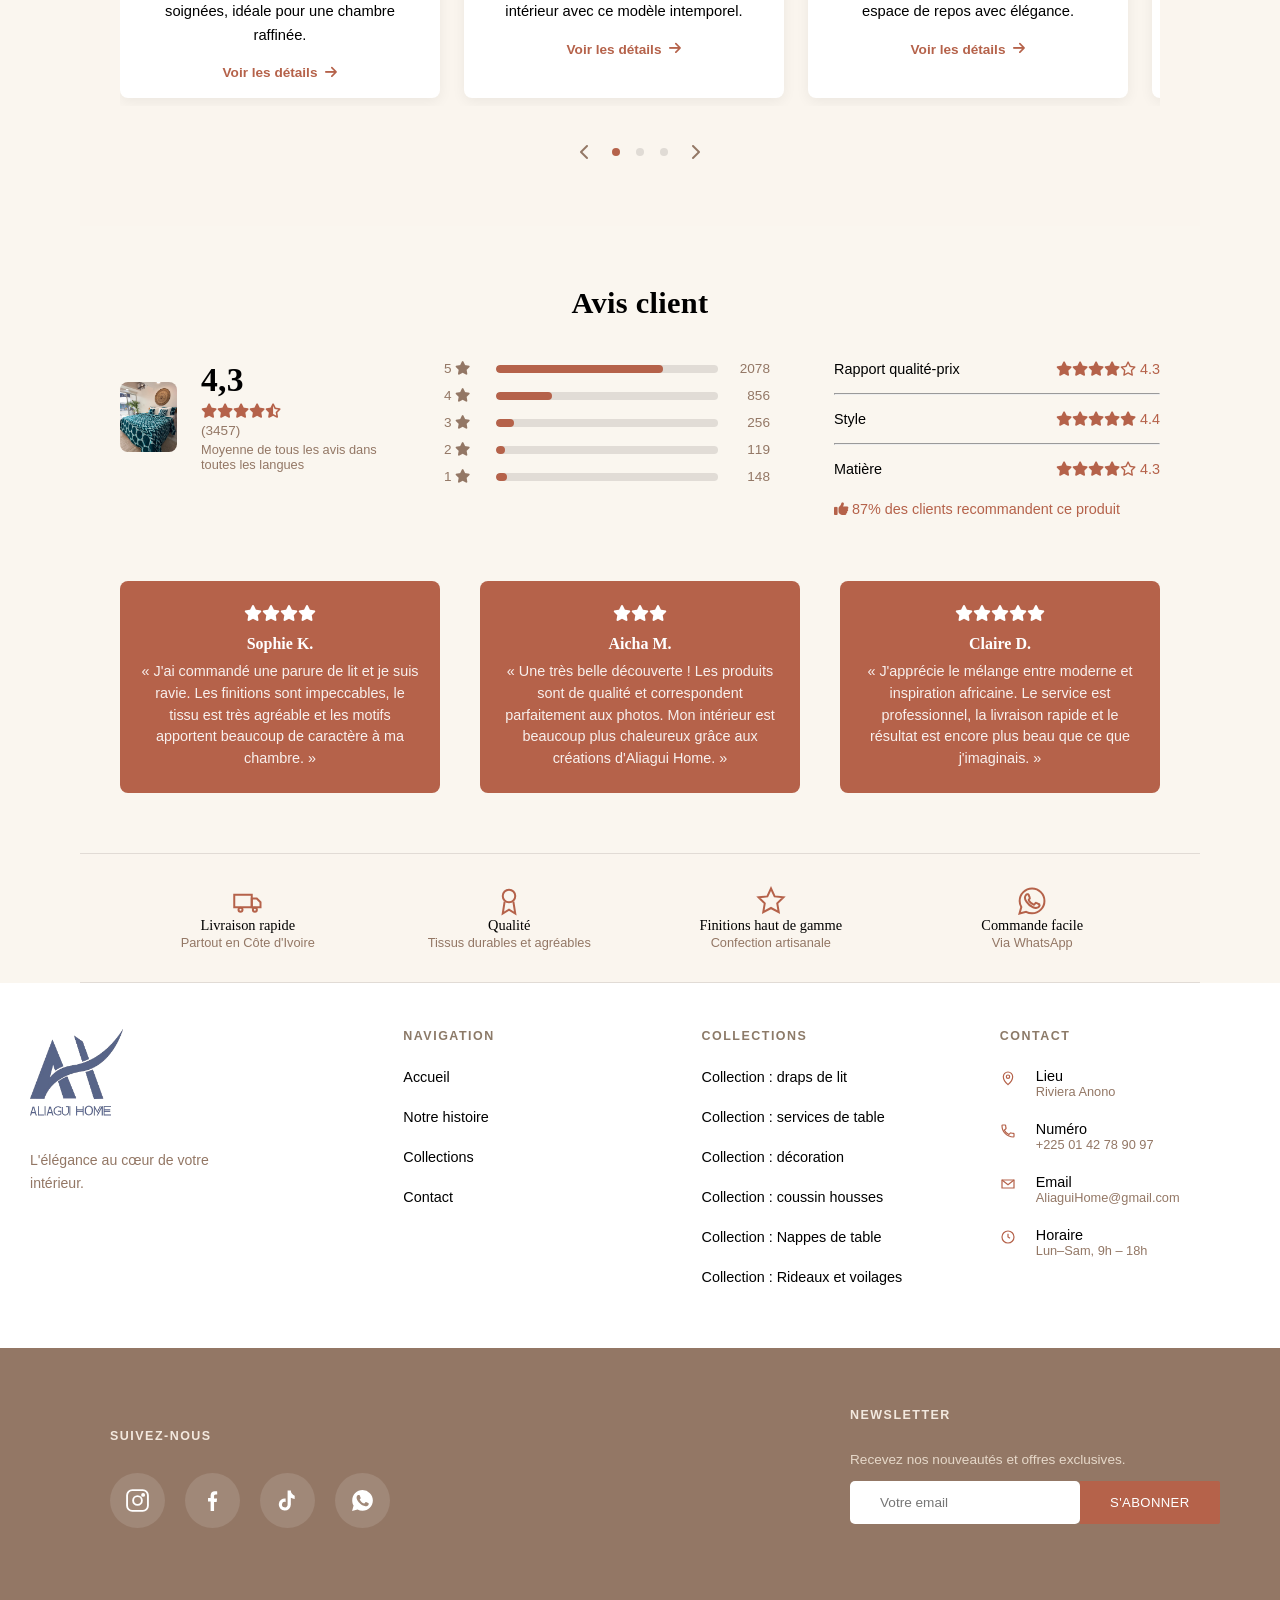
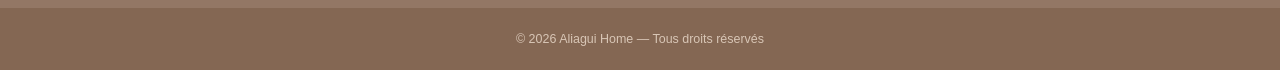
<file: detail.html>
<!doctype html>
<html lang="fr">
  <head>
    <meta charset="UTF-8" />
    <meta name="viewport" content="width=device-width, initial-scale=1.0" />
    <title>Aliagui Home — L'élégance au cœur de votre intérieur</title>
    <link rel="preconnect" href="https://fonts.googleapis.com" />
    <link rel="preconnect" href="https://fonts.gstatic.com" crossorigin />
    <link
      rel="stylesheet"
      href="https://cdnjs.cloudflare.com/ajax/libs/font-awesome/6.5.1/css/all.min.css"
    />
    <link
      href="https://fonts.googleapis.com/css2?family=Cormorant+Garamond:ital,wght@0,400;0,500;0,600;1,400&family=Jost:wght@300;400;500;600&display=swap"
      rel="stylesheet"
    />

    <link rel="stylesheet" href="css/base.css" />
    <link rel="stylesheet" href="css/header.css" />
    <link rel="stylesheet" href="css/footer.css" />
    <link rel="stylesheet" href="css/detail.css" />
  </head>
  <body>
   <header id="siteHeader">
  <div class="header-inner">
    <a href="#top" class="logo">
          <img src="Plan de travail 1 copie 2@300x (1).png" alt="Aliagui Home">
    </a>

    <nav id="mainNav">
      <ul>
        <li><a href="index.html">Accueil</a></li>
        <li><a href="notre-histoire.html">Notre histoire</a></li>
        <li><a href="collections.html">Collections</a></li>
        <li><a href="contact.html">Contact</a></li>
        <li class="mobile-only-cta">
          <a class="header-cta" href="https://wa.me/2250142789097" target="_blank" rel="noopener" data-social="WhatsApp">
            Commander sur WhatsApp
            <svg width="16" height="16" viewBox="0 0 24 24" fill="currentColor"><path d="M12.04 2C6.58 2 2.13 6.45 2.13 11.91c0 1.75.46 3.46 1.32 4.96L2 22l5.25-1.38a9.9 9.9 0 0 0 4.78 1.22h.01c5.46 0 9.91-4.45 9.91-9.91 0-2.65-1.03-5.14-2.9-7.01A9.86 9.86 0 0 0 12.04 2zm5.8 14.1c-.24.68-1.4 1.3-1.94 1.38-.5.08-1.12.11-1.8-.11-.42-.13-.96-.31-1.65-.6-2.9-1.25-4.8-4.17-4.94-4.36-.14-.2-1.18-1.57-1.18-3 0-1.42.75-2.12 1.02-2.42.26-.28.58-.35.77-.35h.55c.18 0 .42-.07.66.5.24.58.82 2 .89 2.15.07.14.12.32.02.51-.1.2-.15.32-.3.5-.14.17-.3.38-.43.51-.14.14-.29.29-.13.57.17.28.75 1.24 1.61 2 1.11.99 2.04 1.3 2.32 1.44.28.14.44.12.6-.07.17-.2.72-.84.91-1.13.19-.28.38-.24.64-.14.26.09 1.66.78 1.94.93.28.14.47.21.53.33.07.12.07.68-.17 1.36z"/></svg>
          </a>
        </li>
      </ul>
    </nav>

    <a class="header-cta desktop-only-cta" href="https://wa.me/2250142789097" target="_blank" rel="noopener" data-social="WhatsApp">
      Commander sur WhatsApp
      <svg width="16" height="16" viewBox="0 0 24 24" fill="currentColor"><path d="M12.04 2C6.58 2 2.13 6.45 2.13 11.91c0 1.75.46 3.46 1.32 4.96L2 22l5.25-1.38a9.9 9.9 0 0 0 4.78 1.22h.01c5.46 0 9.91-4.45 9.91-9.91 0-2.65-1.03-5.14-2.9-7.01A9.86 9.86 0 0 0 12.04 2zm5.8 14.1c-.24.68-1.4 1.3-1.94 1.38-.5.08-1.12.11-1.8-.11-.42-.13-.96-.31-1.65-.6-2.9-1.25-4.8-4.17-4.94-4.36-.14-.2-1.18-1.57-1.18-3 0-1.42.75-2.12 1.02-2.42.26-.28.58-.35.77-.35h.55c.18 0 .42-.07.66.5.24.58.82 2 .89 2.15.07.14.12.32.02.51-.1.2-.15.32-.3.5-.14.17-.3.38-.43.51-.14.14-.29.29-.13.57.17.28.75 1.24 1.61 2 1.11.99 2.04 1.3 2.32 1.44.28.14.44.12.6-.07.17-.2.72-.84.91-1.13.19-.28.38-.24.64-.14.26.09 1.66.78 1.94.93.28.14.47.21.53.33.07.12.07.68-.17 1.36z"/></svg>
    </a>

    <button class="hamburger" id="hamburgerBtn" aria-label="Ouvrir le menu" aria-expanded="false" aria-controls="mainNav">
      <span></span><span></span><span></span>
    </button>
  </div>
</header>
    <main class="product-detail-page">
      <div class="back-nav">
        <a href="collections.html"
          ><i class="fa-solid fa-arrow-left"></i> Retour aux collections</a
        >
      </div>

      <section class="product-main-section reveal">
        <div class="product-gallery">
          <div class="gallery-main">
            <button
              class="slider-btn prev-btn"
              id="prevBtn"
              aria-label="Image précédente"
            >
              <i class="fa-solid fa-chevron-left"></i>
            </button>
            
            <div class="main-image-wrap">
              <img id="mainImage" src="" alt="Parure de lit Aliagui Home" />
            </div>
            <button
              class="slider-btn next-btn"
              id="nextBtn"
              aria-label="Image suivante"
            >
              <i class="fa-solid fa-chevron-right"></i>
            </button>
          </div>
          <div class="thumbnail-row" id="thumbnailRow"></div>
        </div>

        <div class="product-info-summary">
          <h1 class="product-title" id="productTitle">
            Parure de lit Wax Bleu Océan
          </h1>
          <h2 class="product-subtitle">
            Coton de qualité supérieure
          </h2>
          <p class="product-price">44 900 FCFA</p>

          <div class="product-description">
            <p>
              Apportez une touche d'élégance et d'authenticité à votre chambre avec cette parure de lit en tissu Wax aux motifs inspirés de l'art africain. 
              Son association de bleu profond et de blanc crée une ambiance moderne, chaleureuse et raffinée.
               Confectionnée avec soin, elle offre un excellent confort au quotidien tout en sublimant votre décoration intérieure
            </p>
            <p>
              Motif : Wax africain contemporain
              <br>Couleurs : Bleu et Blanc</br>
              <br>Utilisation : Lit double ou Queen Size</br>
              Entretien : Lavage en machine à 30°C, repassage à température moyenne
            </p>
            <p>
              Disponible en plusieurs tailles : 1 place, 2 places, king size.
            </p>
          </div>

          <div class="product-actions">
            <a
              href="#"
              id="whatsappOrderBtn"
              class="btn-action btn-blue-whatsapp"
              target="_blank"
              rel="noopener"
            >
              <i class="fa-brands fa-whatsapp"></i> COMMANDER VIA WHATSAPP
            </a>
            <a
              href="#"
              id="whatsappAdviceBtn"
              class="btn-action btn-terracotta-contact"
              target="_blank"
              rel="noopener"
            >
              <i class="fa-solid fa-comments"></i> BESOIN D'UN CONSEIL ?
              CONTACTEZ-NOUS
            </a>
          </div>
        </div>
      </section>

      <section class="suggestions-section full-bleed bg-cream2 reveal" id="vous-aimerez-aussi">
        <div class="container">
          <h2 class="section-title-centered">VOUS AIMEREZ AUSSI</h2>
          <div class="suggestions-track" id="suggestionsTrack"></div>
          <div class="carousel-pagination" id="carouselPagination">
            <i class="fa-solid fa-chevron-left" id="pagPrev"></i>
            <span class="dot active" data-page="0"></span>
            <span class="dot" data-page="1"></span>
            <span class="dot" data-page="2"></span>
            <i class="fa-solid fa-chevron-right" id="pagNext"></i>
          </div>
        </div>
      </section>

      <section class="reviews-section full-bleed reveal">
        <div class="container">
          <h2 class="reviews-title">Avis client</h2>
          <div class="reviews-dashboard">
            <div class="global-rating-box">
              <div class="rating-square">
    <img src="image/detail1.jpeg" alt="detail image">
</div>
              <div class="rating-score">
                <h3>4,3</h3>
                <div class="stars">
                  <i class="fa-solid fa-star"></i
                  ><i class="fa-solid fa-star"></i
                  ><i class="fa-solid fa-star"></i
                  ><i class="fa-solid fa-star"></i
                  ><i class="fa-solid fa-star-half-stroke"></i>
                </div>
                <span>(3457)</span>
                <p>Moyenne de tous les avis dans toutes les langues</p>
              </div>
            </div>

            <div class="rating-bars">
              <div class="bar-row">
                <span>5 <i class="fa-solid fa-star"></i></span>
                <div class="progress-bar">
                  <div class="progress" data-width="75"></div>
                </div>
                <span>2078</span>
              </div>
              <div class="bar-row">
                <span>4 <i class="fa-solid fa-star"></i></span>
                <div class="progress-bar">
                  <div class="progress" data-width="25"></div>
                </div>
                <span>856</span>
              </div>
              <div class="bar-row">
                <span>3 <i class="fa-solid fa-star"></i></span>
                <div class="progress-bar">
                  <div class="progress" data-width="8"></div>
                </div>
                <span>256</span>
              </div>
              <div class="bar-row">
                <span>2 <i class="fa-solid fa-star"></i></span>
                <div class="progress-bar">
                  <div class="progress" data-width="4"></div>
                </div>
                <span>119</span>
              </div>
              <div class="bar-row">
                <span>1 <i class="fa-solid fa-star"></i></span>
                <div class="progress-bar">
                  <div class="progress" data-width="5"></div>
                </div>
                <span>148</span>
              </div>
            </div>

            <div class="criteria-ratings">
              <div class="criteria-row">
                <span>Rapport qualité-prix</span>
                <div class="mini-stars">
                  <i class="fa-solid fa-star"></i
                  ><i class="fa-solid fa-star"></i
                  ><i class="fa-solid fa-star"></i
                  ><i class="fa-solid fa-star"></i
                  ><i class="fa-regular fa-star"></i> 4.3
                </div>
              </div>
              <hr />
              <div class="criteria-row">
                <span>Style</span>
                <div class="mini-stars">
                  <i class="fa-solid fa-star"></i
                  ><i class="fa-solid fa-star"></i
                  ><i class="fa-solid fa-star"></i
                  ><i class="fa-solid fa-star"></i
                  ><i class="fa-solid fa-star"></i> 4.4
                </div>
              </div>
              <hr />
              <div class="criteria-row">
                <span>Matière</span>
                <div class="mini-stars">
                  <i class="fa-solid fa-star"></i
                  ><i class="fa-solid fa-star"></i
                  ><i class="fa-solid fa-star"></i
                  ><i class="fa-solid fa-star"></i
                  ><i class="fa-regular fa-star"></i> 4.3
                </div>
              </div>
              <p class="recommendation-text">
                <i class="fa-solid fa-thumbs-up"></i> 87% des clients
                recommandent ce produit
              </p>
            </div>
          </div>

          <div class="comments-grid">
            <div class="comment-card text-center">
              <div class="comment-stars">
                <i class="fa-solid fa-star"></i><i class="fa-solid fa-star"></i
                ><i class="fa-solid fa-star"></i
                ><i class="fa-solid fa-star"></i>
              </div>
              <h4>Sophie K.</h4>
              <p>
                « J'ai commandé une parure de lit et je suis ravie. Les
                finitions sont impeccables, le tissu est très agréable et les
                motifs apportent beaucoup de caractère à ma chambre. »
              </p>
            </div>
            <div class="comment-card text-center">
              <div class="comment-stars">
                <i class="fa-solid fa-star"></i><i class="fa-solid fa-star"></i
                ><i class="fa-solid fa-star"></i>
              </div>
              <h4>Aicha M.</h4>
              <p>
                « Une très belle découverte ! Les produits sont de qualité et
                correspondent parfaitement aux photos. Mon intérieur est
                beaucoup plus chaleureux grâce aux créations d'Aliagui Home. »
              </p>
            </div>
            <div class="comment-card text-center">
              <div class="comment-stars">
                <i class="fa-solid fa-star"></i><i class="fa-solid fa-star"></i
                ><i class="fa-solid fa-star"></i><i class="fa-solid fa-star"></i
                ><i class="fa-solid fa-star"></i>
              </div>
              <h4>Claire D.</h4>
              <p>
                « J'apprécie le mélange entre moderne et inspiration africaine.
                Le service est professionnel, la livraison rapide et le résultat
                est encore plus beau que ce que j'imaginais. »
              </p>
            </div>
          </div>
        </div>
      </section>

      <section class="features">
        <div class="features-grid">
          <div class="feature reveal">
            <svg
              viewBox="0 0 24 24"
              fill="none"
              stroke="currentColor"
              stroke-width="1.6"
            >
              <rect x="1" y="7" width="14" height="10" />
              <path d="M15 10h4l3 3v4h-7z" />
              <circle cx="6" cy="19" r="1.6" />
              <circle cx="17.5" cy="19" r="1.6" />
            </svg>
            <h4>Livraison rapide</h4>
            <p>Partout en Côte d'Ivoire</p>
          </div>
          <div class="feature reveal reveal-delay-1">
            <svg
              viewBox="0 0 24 24"
              fill="none"
              stroke="currentColor"
              stroke-width="1.6"
            >
              <circle cx="12" cy="8" r="5" />
              <path d="M8.5 12.5L7 22l5-3 5 3-1.5-9.5" />
            </svg>
            <h4>Qualité</h4>
            <p>Tissus durables et agréables</p>
          </div>
          <div class="feature reveal reveal-delay-2">
            <svg
              viewBox="0 0 24 24"
              fill="none"
              stroke="currentColor"
              stroke-width="1.6"
            >
              <path
                d="M12 2l2.9 6.3L22 9l-5 4.9L18.2 21 12 17.6 5.8 21 7 13.9 2 9l7.1-.7z"
              />
            </svg>
            <h4>Finitions haut de gamme</h4>
            <p>Confection artisanale</p>
          </div>
          <div class="feature reveal reveal-delay-3">
            <svg
              viewBox="0 0 24 24"
              fill="none"
              stroke="currentColor"
              stroke-width="1.6"
            >
              <path
                d="M12.04 2C6.58 2 2.13 6.45 2.13 11.91c0 1.75.46 3.46 1.32 4.96L2 22l5.25-1.38a9.9 9.9 0 0 0 4.78 1.22h.01c5.46 0 9.91-4.45 9.91-9.91 0-2.65-1.03-5.14-2.9-7.01A9.86 9.86 0 0 0 12.04 2zm5.8 14.1c-.24.68-1.4 1.3-1.94 1.38-.5.08-1.12.11-1.8-.11-.42-.13-.96-.31-1.65-.6-2.9-1.25-4.8-4.17-4.94-4.36-.14-.2-1.18-1.57-1.18-3 0-1.42.75-2.12 1.02-2.42.26-.28.58-.35.77-.35h.55c.18 0 .42-.07.66.5.24.58.82 2 .89 2.15.07.14.12.32.02.51-.1.2-.15.32-.3.5-.14.17-.3.38-.43.51-.14.14-.29.29-.13.57.17.28.75 1.24 1.61 2 1.11.99 2.04 1.3 2.32 1.44.28.14.44.12.6-.07.17-.2.72-.84.91-1.13.19-.28.38-.24.64-.14.26.09 1.66.78 1.94.93.28.14.47.21.53.33.07.12.07.68-.17 1.36z"
              />
            </svg>
            <h4>Commande facile</h4>
            <p>Via WhatsApp</p>
          </div>
        </div>
      </section>
    </main>
  <footer>
  <div class="footer-top">
    <div class="footer-brand reveal">
      <a href="#top" class="logo">
    <img src="image/logo-bleu.png" alt="Aliagui Home">
</a>
      <p>L'élégance au cœur de votre intérieur.</p>
    </div>
    <div class="footer-col reveal reveal-delay-1">
      <h5>Navigation</h5>
      <ul>
        <li><a href="accueil.html">Accueil</a></li>
        <li><a href="notre-histoire.html">Notre histoire</a></li>
        <li><a href="collections.html">Collections</a></li>
        <li><a href="contact.html">Contact</a></li>
      </ul>
    </div>
    <div class="footer-col reveal reveal-delay-2">
      <h5>Collections</h5>
      <ul>
        <li><a href="collections.html#collections">Collection : draps de lit</a></li>
        <li><a href="collections.html#collections">Collection : services de table</a></li>
        <li><a href="collections.html#collections">Collection : décoration</a></li>
        <li><a href="collections.html#collections">Collection : coussin housses</a></li>
        <li><a href="collections.html#collections">Collection : Nappes de table</a></li>
        <li><a href="collections.html#collections">Collection : Rideaux et voilages</a></li>
      </ul>
    </div>
    <div class="footer-col reveal reveal-delay-3">
      <h5>Contact</h5>
      <ul>
        <li class="with-icon">
          <svg viewBox="0 0 24 24" fill="none" stroke="currentColor" stroke-width="1.8"><path d="M12 22s7-6.1 7-12a7 7 0 1 0-14 0c0 5.9 7 12 7 12z"/><circle cx="12" cy="10" r="2.5"/></svg>
          <div>Lieu <small>Riviera Anono</small></div>
        </li>
        <li class="with-icon">
          <svg viewBox="0 0 24 24" fill="none" stroke="currentColor" stroke-width="1.8"><path d="M6.62 10.79a15.15 15.15 0 0 0 6.59 6.59l2.2-2.2c.28-.28.67-.36 1.02-.24c1.12.37 2.33.57 3.57.57c.55 0 1 .45 1 1V20c0 .55-.45 1-1 1c-9.39 0-17-7.61-17-17c0-.55.45-1 1-1h3.5c.55 0 1 .45 1 1c0 1.25.2 2.45.57 3.57c.11.35.03.74-.25 1.02l-2.2 2.2Z"/></svg>
          <div>Numéro <small>+225 01 42 78 90 97</small></div>
        </li>
        <li class="with-icon">
          <svg viewBox="0 0 24 24" fill="none" stroke="currentColor" stroke-width="1.8"><path d="M3 6h18v12H3z"/><path d="M3 6l9 7 9-7"/></svg>
          <div>Email <small>AliaguiHome@gmail.com</small></div>
        </li>
        <li class="with-icon">
          <svg viewBox="0 0 24 24" fill="none" stroke="currentColor" stroke-width="1.8"><circle cx="12" cy="12" r="9"/><path d="M12 7v5l3 2"/></svg>
          <div>Horaire <small>Lun–Sam, 9h – 18h</small></div>
        </li>
      </ul>
    </div>
  </div>

  <div class="footer-bottom">
    <div class="footer-bottom-inner">
      <div class="socials">
        <h5>Suivez-nous</h5>
        <div class="social-icons">
          <a href="https://www.instagram.com/sublimeroomci?igsh=MmUyazBmeTF2NXh2" target="_blank" rel="noopener" aria-label="Instagram" data-social="Instagram">
            <svg viewBox="0 0 24 24" fill="none" stroke="currentColor" stroke-width="1.8"><rect x="2" y="2" width="20" height="20" rx="5"/><circle cx="12" cy="12" r="4.2"/><circle cx="17.4" cy="6.6" r="1"/></svg>
          </a>
          <a href="https://www.facebook.com/share/1EQb1m7j7T/?mibextid=wwXIfr" target="_blank" rel="noopener" aria-label="Facebook" data-social="Facebook">
            <svg viewBox="0 0 24 24" fill="currentColor"><path d="M13.5 22v-8.5H16l.4-3.4h-2.9V8c0-.99.28-1.66 1.7-1.66H16.5V3.3c-.28-.04-1.24-.12-2.36-.12-2.34 0-3.94 1.43-3.94 4.04v2.28H7.7v3.4h2.5V22z"/></svg>
          </a>
          <a href="https://www.tiktok.com/@sublimeroom?_r=1&_t=ZS-97yz165ZXM1" target="_blank" rel="noopener" aria-label="TikTok" data-social="TikTok">
            <svg viewBox="0 0 24 24" fill="currentColor"><path d="M16.6 5.82c-.9-.85-1.4-2.03-1.4-3.32h-3.1v13.4a2.7 2.7 0 1 1-1.9-2.58v-3.15a5.8 5.8 0 1 0 5 5.75V9.4a6.9 6.9 0 0 0 3.7 1.07V7.4a4.2 4.2 0 0 1-2.3-1.58z"/></svg>
          </a>
          <a href="https://wa.me/2250142789097" target="_blank" rel="noopener" aria-label="WhatsApp" data-social="WhatsApp">
            <svg viewBox="0 0 24 24" fill="currentColor"><path d="M12.04 2C6.58 2 2.13 6.45 2.13 11.91c0 1.75.46 3.46 1.32 4.96L2 22l5.25-1.38a9.9 9.9 0 0 0 4.78 1.22h.01c5.46 0 9.91-4.45 9.91-9.91 0-2.65-1.03-5.14-2.9-7.01A9.86 9.86 0 0 0 12.04 2zm5.8 14.1c-.24.68-1.4 1.3-1.94 1.38-.5.08-1.12.11-1.8-.11-.42-.13-.96-.31-1.65-.6-2.9-1.25-4.8-4.17-4.94-4.36-.14-.2-1.18-1.57-1.18-3 0-1.42.75-2.12 1.02-2.42.26-.28.58-.35.77-.35h.55c.18 0 .42-.07.66.5.24.58.82 2 .89 2.15.07.14.12.32.02.51-.1.2-.15.32-.3.5-.14.17-.3.38-.43.51-.14.14-.29.29-.13.57.17.28.75 1.24 1.61 2 1.11.99 2.04 1.3 2.32 1.44.28.14.44.12.6-.07.17-.2.72-.84.91-1.13.19-.28.38-.24.64-.14.26.09 1.66.78 1.94.93.28.14.47.21.53.33.07.12.07.68-.17 1.36z"/></svg>
          </a>
        </div>
      </div>
      <div class="newsletter">
        <h5>Newsletter</h5>
        <p>Recevez nos nouveautés et offres exclusives.</p>
        <form class="newsletter-form" id="newsletterForm">
          <input type="email" placeholder="Votre email" required>
          <button type="submit">S'abonner</button>
        </form>
        <div class="newsletter-msg" id="newsletterMsg">Merci ! Vous êtes bien inscrit(e).</div>
      </div>
    </div>
  </div>

  <div class="copyright">© 2026 Aliagui Home — Tous droits réservés</div>
</footer>
    <div class="toast" id="toast"></div>

    <script src="java.js"></script>
    <script src="detail.js"></script>
  </body>
</html>
</file>
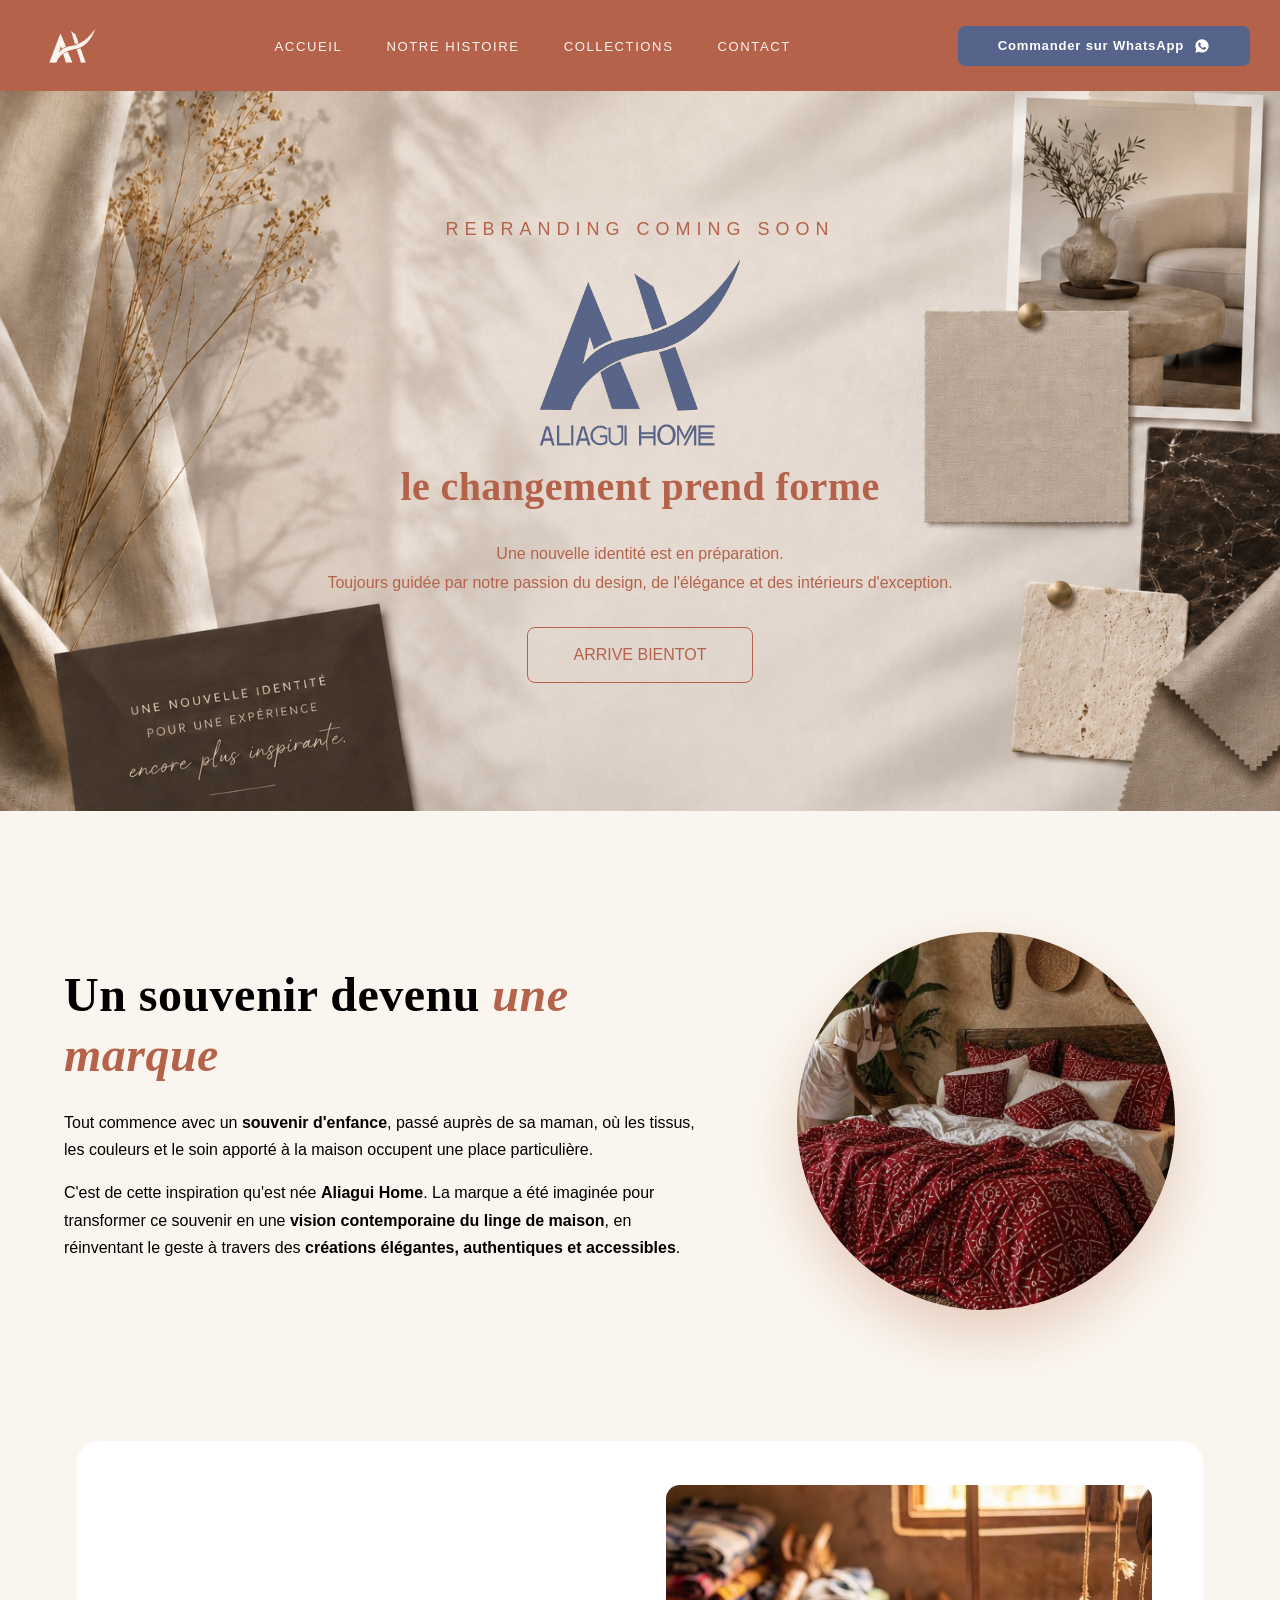
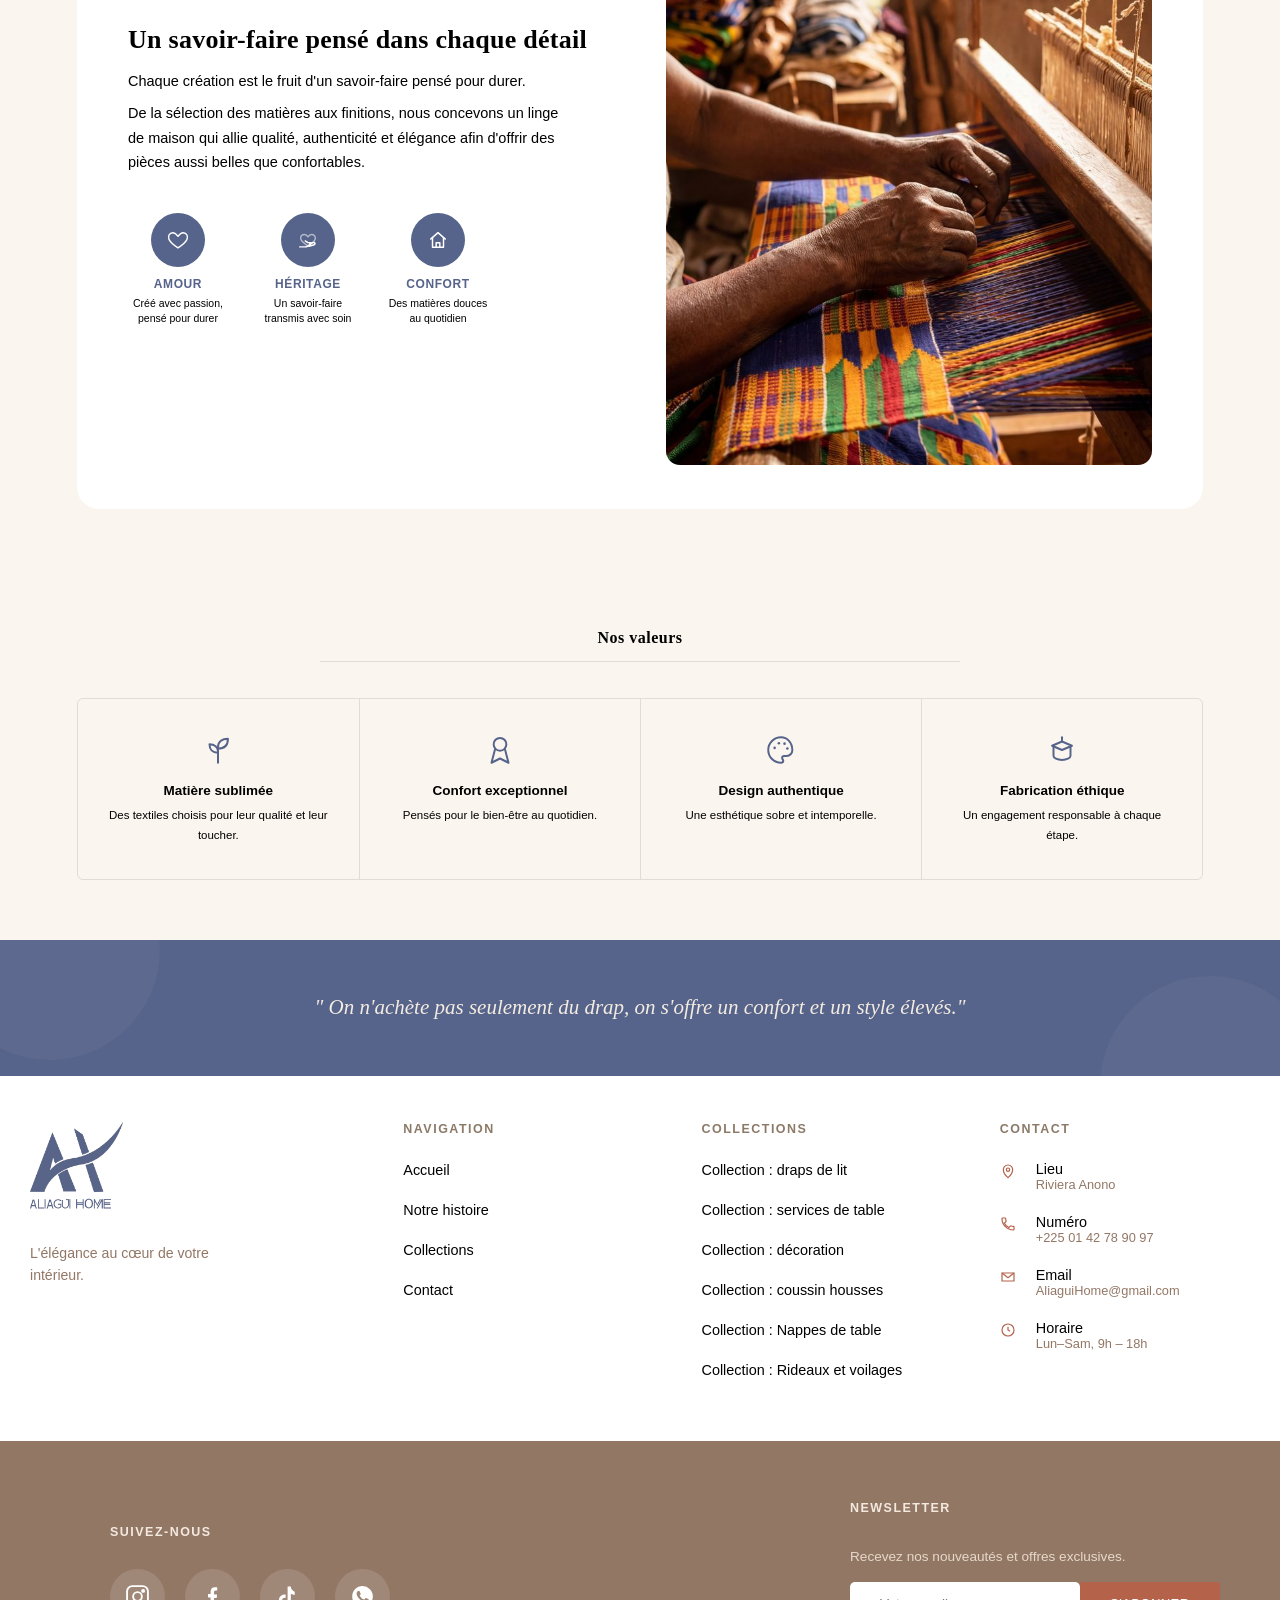
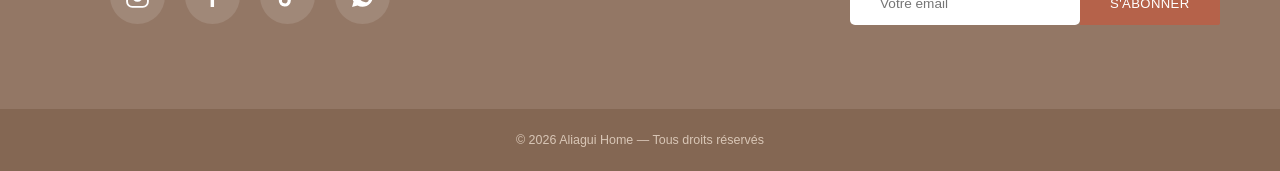
<file: notre-histoire.html>
<!doctype html>
<html lang="fr">
  <head>
    <meta charset="UTF-8" />
    <meta name="viewport" content="width=device-width, initial-scale=1.0" />
    <title>Aliagui Home — Notre Histoire</title>
    <link rel="preconnect" href="https://fonts.googleapis.com" />
    <link rel="preconnect" href="https://fonts.gstatic.com" crossorigin />
    <link
      href="https://fonts.googleapis.com/css2?family=Cormorant+Garamond:ital,wght@0,400;0,500;0,600;1,400&family=Jost:wght@300;400;500;600&display=swap"
      rel="stylesheet"
    />
    <link
      rel="stylesheet"
      href="https://cdnjs.cloudflare.com/ajax/libs/font-awesome/6.5.1/css/all.min.css"
    />

    <!-- CSS Globaux (ceux de tes amis) -->
    <link rel="stylesheet" href="css/base.css" />
    <link rel="stylesheet" href="css/header.css" />
    <link rel="stylesheet" href="css/footer.css" />

    <!-- CSS Spécifique à ma page -->
    <link rel="stylesheet" href="css/notre-histoire.css" />
  </head>
  <body>
    <!-- ============================================================
HEADER (identique à accueil.html)
============================================================ -->
    <header id="siteHeader">
      <div class="header-inner">
        <a href="#top" class="logo">
          <img
            src="Plan de travail 1 copie 2@300x (1).png"
            alt="Aliagui Home"
          />
        </a>

        <nav id="mainNav">
          <ul>
            <li><a href="index.html">Accueil</a></li>
            <li><a href="notre-histoire.html">Notre histoire</a></li>
            <li><a href="collections.html">Collections</a></li>
            <li><a href="contact.html">Contact</a></li>
            <li class="mobile-only-cta">
              <a
                class="header-cta"
                href="https://wa.me/2250142789097"
                target="_blank"
                rel="noopener"
                data-social="WhatsApp"
              >
                Commander sur WhatsApp
                <svg
                  width="16"
                  height="16"
                  viewBox="0 0 24 24"
                  fill="currentColor"
                >
                  <path
                    d="M12.04 2C6.58 2 2.13 6.45 2.13 11.91c0 1.75.46 3.46 1.32 4.96L2 22l5.25-1.38a9.9 9.9 0 0 0 4.78 1.22h.01c5.46 0 9.91-4.45 9.91-9.91 0-2.65-1.03-5.14-2.9-7.01A9.86 9.86 0 0 0 12.04 2zm5.8 14.1c-.24.68-1.4 1.3-1.94 1.38-.5.08-1.12.11-1.8-.11-.42-.13-.96-.31-1.65-.6-2.9-1.25-4.8-4.17-4.94-4.36-.14-.2-1.18-1.57-1.18-3 0-1.42.75-2.12 1.02-2.42.26-.28.58-.35.77-.35h.55c.18 0 .42-.07.66.5.24.58.82 2 .89 2.15.07.14.12.32.02.51-.1.2-.15.32-.3.5-.14.17-.3.38-.43.51-.14.14-.29.29-.13.57.17.28.75 1.24 1.61 2 1.11.99 2.04 1.3 2.32 1.44.28.14.44.12.6-.07.17-.2.72-.84.91-1.13.19-.28.38-.24.64-.14.26.09 1.66.78 1.94.93.28.14.47.21.53.33.07.12.07.68-.17 1.36z"
                  />
                </svg>
              </a>
            </li>
          </ul>
        </nav>

        <a
          class="header-cta desktop-only-cta"
          href="https://wa.me/2250142789097"
          target="_blank"
          rel="noopener"
          data-social="WhatsApp"
        >
          Commander sur WhatsApp
          <svg width="16" height="16" viewBox="0 0 24 24" fill="currentColor">
            <path
              d="M12.04 2C6.58 2 2.13 6.45 2.13 11.91c0 1.75.46 3.46 1.32 4.96L2 22l5.25-1.38a9.9 9.9 0 0 0 4.78 1.22h.01c5.46 0 9.91-4.45 9.91-9.91 0-2.65-1.03-5.14-2.9-7.01A9.86 9.86 0 0 0 12.04 2zm5.8 14.1c-.24.68-1.4 1.3-1.94 1.38-.5.08-1.12.11-1.8-.11-.42-.13-.96-.31-1.65-.6-2.9-1.25-4.8-4.17-4.94-4.36-.14-.2-1.18-1.57-1.18-3 0-1.42.75-2.12 1.02-2.42.26-.28.58-.35.77-.35h.55c.18 0 .42-.07.66.5.24.58.82 2 .89 2.15.07.14.12.32.02.51-.1.2-.15.32-.3.5-.14.17-.3.38-.43.51-.14.14-.29.29-.13.57.17.28.75 1.24 1.61 2 1.11.99 2.04 1.3 2.32 1.44.28.14.44.12.6-.07.17-.2.72-.84.91-1.13.19-.28.38-.24.64-.14.26.09 1.66.78 1.94.93.28.14.47.21.53.33.07.12.07.68-.17 1.36z"
            />
          </svg>
        </a>

        <button
          class="hamburger"
          id="hamburgerBtn"
          aria-label="Ouvrir le menu"
          aria-expanded="false"
          aria-controls="mainNav"
        >
          <span></span><span></span><span></span>
        </button>
      </div>
    </header>
    <section class="rebranding">
      <div class="overlay"></div>

      <div class="rebranding-content">
        <span class="subtitle">REBRANDING COMING SOON</span>

        <a href="#top" class="logo">
          <img src="image/logo-bleu.png" alt="Aliagui Home" />
        </a>

        <h2>le changement prend forme</h2>

        <p>
          Une nouvelle identité est en préparation.<br />
          Toujours guidée par notre passion du design, de l'élégance et des
          intérieurs d'exception.
        </p>

        <a href="accueil.html" class="btn-rebranding"> ARRIVE BIENTOT </a>
      </div>
    </section>
    <section class="hero">
      <div class="hero-text reveal">
        <h1>Un souvenir devenu <em>une marque</em></h1>
        <p>
          Tout commence avec un <b>souvenir d'enfance</b>, passé auprès de sa
          maman, où les tissus, les couleurs et le soin apporté à la maison
          occupent une place particulière.
        </p>
        <p>
          C'est de cette inspiration qu'est née <b>Aliagui Home</b>. La marque a
          été imaginée pour transformer ce souvenir en une
          <b>vision contemporaine du linge de maison</b>, en réinventant le
          geste à travers des
          <b>créations élégantes, authentiques et accessibles</b>.
        </p>
      </div>
      <div class="hero-visual reveal-scale">
        <div class="hero-blob"></div>
        <div class="hero-photo">
          <img
            src="image/femme_draps.jpeg"
            alt="Linge de maison Aliagui Home"
          />
        </div>
      </div>
    </section>

    <!-- FABRICATIONS -->
    <section class="fab-section">
      <div class="fab-panel">
        <div class="fab-left reveal">
          <h2>Un savoir-faire pensé dans chaque détail</h2>
          <p>
            Chaque création est le fruit d'un savoir-faire pensé pour durer.
          </p>
          <p>
            De la sélection des matières aux finitions, nous concevons un linge
            de maison qui allie qualité, authenticité et élégance afin d'offrir
            des pièces aussi belles que confortables.
          </p>

          <div class="fab-items stagger">
            <div class="fab-item stagger-item">
              <div class="fab-icon">
                <svg
                  viewBox="0 0 24 24"
                  fill="none"
                  stroke="currentColor"
                  stroke-width="1.6"
                  stroke-linecap="round"
                  stroke-linejoin="round"
                >
                  <path
                    d="M12 20.5s-7.2-4.4-9.7-8.9C.7 8.2 2.3 4 6.4 4c2.1 0 3.7 1.5 5.6 4 1.9-2.5 3.5-4 5.6-4 4.1 0 5.7 4.2 4.1 7.6-2.5 4.5-9.7 8.9-9.7 8.9z"
                  />
                </svg>
              </div>
              <h4>AMOUR</h4>
              <p>Créé avec passion, pensé pour durer</p>
            </div>
            <div class="fab-item stagger-item">
              <div class="fab-icon">
                <svg
                  viewBox="0 0 24 24"
                  fill="none"
                  stroke="currentColor"
                  stroke-width="1.6"
                  stroke-linecap="round"
                  stroke-linejoin="round"
                >
                  <path
                    d="M12 8.5c-1-1.6-2.4-2.5-4-2.5-2.4 0-4 1.8-4 4.2 0 3.6 4.4 5.7 8 8.3 3.6-2.6 8-4.7 8-8.3 0-2.4-1.6-4.2-4-4.2-1.6 0-3 .9-4 2.5z"
                    opacity=".55"
                  />
                  <path
                    d="M3 19.5h6.2c.7 0 1.4-.2 2-.6l3.7-2.4c.6-.4.4-1.3-.3-1.4l-2.6-.4c-.5-.1-1-.3-1.4-.6L9 13"
                  />
                  <path
                    d="M14 15.8l4.3-1c.9-.2 1.7.7 1.3 1.5-.3.6-.9 1-1.6 1.1L13 18.9"
                  />
                </svg>
              </div>
              <h4>HÉRITAGE</h4>
              <p>Un savoir-faire transmis avec soin</p>
            </div>
            <div class="fab-item stagger-item">
              <div class="fab-icon">
                <svg
                  viewBox="0 0 24 24"
                  fill="none"
                  stroke="currentColor"
                  stroke-width="1.6"
                  stroke-linecap="round"
                  stroke-linejoin="round"
                >
                  <path d="M4 11l8-7 8 7" />
                  <path d="M6 9.5V20h12V9.5" />
                  <path d="M10 20v-5h4v5" />
                </svg>
              </div>
              <h4>CONFORT</h4>
              <p>Des matières douces au quotidien</p>
            </div>
          </div>
        </div>

        <div class="fab-right reveal-scale">
          <img
            src="image/Threads of Tradition.jpg"
            alt="Fabrication du linge de maison"
          />
        </div>
      </div>
    </section>

    <!-- VALEURS -->
    <section class="valeurs-section">
      <h3 class="valeurs-title reveal">Nos valeurs</h3>
      <div class="valeurs-rule reveal"></div>

      <div class="valeurs-grid stagger" style="margin-top: 36px">
        <div class="valeur-card stagger-item">
          <div class="valeur-icon">
            <svg
              viewBox="0 0 24 24"
              fill="none"
              stroke="currentColor"
              stroke-width="1.4"
              stroke-linecap="round"
              stroke-linejoin="round"
            >
              <path d="M12 21V10" />
              <path d="M12 10c0-4 3-6 7-6 0 4-2 7-7 7" />
              <path d="M12 13c0-3-2.5-5-6-5 0 3.5 2 6 6 6" />
            </svg>
          </div>
          <h4>Matière sublimée</h4>
          <p>Des textiles choisis pour leur qualité et leur toucher.</p>
        </div>
        <div class="valeur-card stagger-item">
          <div class="valeur-icon">
            <svg
              viewBox="0 0 24 24"
              fill="none"
              stroke="currentColor"
              stroke-width="1.4"
              stroke-linecap="round"
              stroke-linejoin="round"
            >
              <circle cx="12" cy="8" r="4.5" />
              <path d="M8.5 11.5L6 21l6-3 6 3-2.5-9.5" />
            </svg>
          </div>
          <h4>Confort exceptionnel</h4>
          <p>Pensés pour le bien-être au quotidien.</p>
        </div>
        <div class="valeur-card stagger-item">
          <div class="valeur-icon">
            <svg
              viewBox="0 0 24 24"
              fill="none"
              stroke="currentColor"
              stroke-width="1.4"
              stroke-linecap="round"
              stroke-linejoin="round"
            >
              <path
                d="M12 3a9 9 0 100 18c1 0 1.6-.6 1.6-1.4 0-.4-.2-.7-.4-1-.3-.3-.4-.6-.4-1 0-.8.6-1.4 1.4-1.4H16c2.2 0 4-1.8 4-4C20 6.6 16.4 3 12 3z"
              />
              <circle
                cx="7.5"
                cy="10.5"
                r=".9"
                fill="currentColor"
                stroke="none"
              />
              <circle
                cx="10.5"
                cy="7.2"
                r=".9"
                fill="currentColor"
                stroke="none"
              />
              <circle
                cx="14.5"
                cy="7.5"
                r=".9"
                fill="currentColor"
                stroke="none"
              />
              <circle
                cx="16.5"
                cy="11"
                r=".9"
                fill="currentColor"
                stroke="none"
              />
            </svg>
          </div>
          <h4>Design authentique</h4>
          <p>Une esthétique sobre et intemporelle.</p>
        </div>
        <div class="valeur-card stagger-item">
          <div class="valeur-icon">
            <svg
              viewBox="0 0 24 24"
              fill="none"
              stroke="currentColor"
              stroke-width="1.4"
              stroke-linecap="round"
              stroke-linejoin="round"
            >
              <path d="M12 3v3" />
              <path d="M5 9l7-3 7 3-7 3-7-3z" />
              <path d="M6 10v6c0 1.7 2.7 3 6 3s6-1.3 6-3v-6" />
            </svg>
          </div>
          <h4>Fabrication éthique</h4>
          <p>Un engagement responsable à chaque étape.</p>
        </div>
      </div>
    </section>

    <!-- QUOTE -->
    <section class="quote-banner reveal">
      <p>
        " On n'achète pas seulement du drap, on s'offre un confort et un style
        élevés."
      </p>
    </section>
    <footer>
      <div class="footer-top">
        <div class="footer-brand reveal">
          <a href="#top" class="logo">
            <img src="image/logo-bleu.png" alt="Aliagui Home" />
          </a>
          <p>L'élégance au cœur de votre intérieur.</p>
        </div>
        <div class="footer-col reveal reveal-delay-1">
          <h5>Navigation</h5>
          <ul>
            <li><a href="accueil.html">Accueil</a></li>
            <li><a href="notre-histoire.html">Notre histoire</a></li>
            <li><a href="collections.html">Collections</a></li>
            <li><a href="contact.html">Contact</a></li>
          </ul>
        </div>
        <div class="footer-col reveal reveal-delay-2">
          <h5>Collections</h5>
          <ul>
            <li>
              <a href="collections.html#collections"
                >Collection : draps de lit</a
              >
            </li>
            <li>
              <a href="collections.html#collections"
                >Collection : services de table</a
              >
            </li>
            <li>
              <a href="collections.html#collections">Collection : décoration</a>
            </li>
            <li>
              <a href="collections.html#collections"
                >Collection : coussin housses</a
              >
            </li>
            <li>
              <a href="collections.html#collections"
                >Collection : Nappes de table</a
              >
            </li>
            <li>
              <a href="collections.html#collections"
                >Collection : Rideaux et voilages</a
              >
            </li>
          </ul>
        </div>
        <div class="footer-col reveal reveal-delay-3">
          <h5>Contact</h5>
          <ul>
            <li class="with-icon">
              <svg
                viewBox="0 0 24 24"
                fill="none"
                stroke="currentColor"
                stroke-width="1.8"
              >
                <path d="M12 22s7-6.1 7-12a7 7 0 1 0-14 0c0 5.9 7 12 7 12z" />
                <circle cx="12" cy="10" r="2.5" />
              </svg>
              <div>Lieu <small>Riviera Anono</small></div>
            </li>
            <li class="with-icon">
              <svg
                viewBox="0 0 24 24"
                fill="none"
                stroke="currentColor"
                stroke-width="1.8"
              >
                <path
                  d="M6.62 10.79a15.15 15.15 0 0 0 6.59 6.59l2.2-2.2c.28-.28.67-.36 1.02-.24c1.12.37 2.33.57 3.57.57c.55 0 1 .45 1 1V20c0 .55-.45 1-1 1c-9.39 0-17-7.61-17-17c0-.55.45-1 1-1h3.5c.55 0 1 .45 1 1c0 1.25.2 2.45.57 3.57c.11.35.03.74-.25 1.02l-2.2 2.2Z"
                />
              </svg>
              <div>Numéro <small>+225 01 42 78 90 97</small></div>
            </li>
            <li class="with-icon">
              <svg
                viewBox="0 0 24 24"
                fill="none"
                stroke="currentColor"
                stroke-width="1.8"
              >
                <path d="M3 6h18v12H3z" />
                <path d="M3 6l9 7 9-7" />
              </svg>
              <div>Email <small>AliaguiHome@gmail.com</small></div>
            </li>
            <li class="with-icon">
              <svg
                viewBox="0 0 24 24"
                fill="none"
                stroke="currentColor"
                stroke-width="1.8"
              >
                <circle cx="12" cy="12" r="9" />
                <path d="M12 7v5l3 2" />
              </svg>
              <div>Horaire <small>Lun–Sam, 9h – 18h</small></div>
            </li>
          </ul>
        </div>
      </div>

      <div class="footer-bottom">
        <div class="footer-bottom-inner">
          <div class="socials">
            <h5>Suivez-nous</h5>
            <div class="social-icons">
              <a
                href="https://www.instagram.com/sublimeroomci?igsh=MmUyazBmeTF2NXh2"
                target="_blank"
                rel="noopener"
                aria-label="Instagram"
                data-social="Instagram"
              >
                <svg
                  viewBox="0 0 24 24"
                  fill="none"
                  stroke="currentColor"
                  stroke-width="1.8"
                >
                  <rect x="2" y="2" width="20" height="20" rx="5" />
                  <circle cx="12" cy="12" r="4.2" />
                  <circle cx="17.4" cy="6.6" r="1" />
                </svg>
              </a>
              <a
                href="https://www.facebook.com/share/1EQb1m7j7T/?mibextid=wwXIfr"
                target="_blank"
                rel="noopener"
                aria-label="Facebook"
                data-social="Facebook"
              >
                <svg viewBox="0 0 24 24" fill="currentColor">
                  <path
                    d="M13.5 22v-8.5H16l.4-3.4h-2.9V8c0-.99.28-1.66 1.7-1.66H16.5V3.3c-.28-.04-1.24-.12-2.36-.12-2.34 0-3.94 1.43-3.94 4.04v2.28H7.7v3.4h2.5V22z"
                  />
                </svg>
              </a>
              <a
                href="https://www.tiktok.com/@sublimeroom?_r=1&_t=ZS-97yz165ZXM1"
                target="_blank"
                rel="noopener"
                aria-label="TikTok"
                data-social="TikTok"
              >
                <svg viewBox="0 0 24 24" fill="currentColor">
                  <path
                    d="M16.6 5.82c-.9-.85-1.4-2.03-1.4-3.32h-3.1v13.4a2.7 2.7 0 1 1-1.9-2.58v-3.15a5.8 5.8 0 1 0 5 5.75V9.4a6.9 6.9 0 0 0 3.7 1.07V7.4a4.2 4.2 0 0 1-2.3-1.58z"
                  />
                </svg>
              </a>
              <a
                href="https://wa.me/2250142789097"
                target="_blank"
                rel="noopener"
                aria-label="WhatsApp"
                data-social="WhatsApp"
              >
                <svg viewBox="0 0 24 24" fill="currentColor">
                  <path
                    d="M12.04 2C6.58 2 2.13 6.45 2.13 11.91c0 1.75.46 3.46 1.32 4.96L2 22l5.25-1.38a9.9 9.9 0 0 0 4.78 1.22h.01c5.46 0 9.91-4.45 9.91-9.91 0-2.65-1.03-5.14-2.9-7.01A9.86 9.86 0 0 0 12.04 2zm5.8 14.1c-.24.68-1.4 1.3-1.94 1.38-.5.08-1.12.11-1.8-.11-.42-.13-.96-.31-1.65-.6-2.9-1.25-4.8-4.17-4.94-4.36-.14-.2-1.18-1.57-1.18-3 0-1.42.75-2.12 1.02-2.42.26-.28.58-.35.77-.35h.55c.18 0 .42-.07.66.5.24.58.82 2 .89 2.15.07.14.12.32.02.51-.1.2-.15.32-.3.5-.14.17-.3.38-.43.51-.14.14-.29.29-.13.57.17.28.75 1.24 1.61 2 1.11.99 2.04 1.3 2.32 1.44.28.14.44.12.6-.07.17-.2.72-.84.91-1.13.19-.28.38-.24.64-.14.26.09 1.66.78 1.94.93.28.14.47.21.53.33.07.12.07.68-.17 1.36z"
                  />
                </svg>
              </a>
            </div>
          </div>
          <div class="newsletter">
            <h5>Newsletter</h5>
            <p>Recevez nos nouveautés et offres exclusives.</p>
            <form class="newsletter-form" id="newsletterForm">
              <input type="email" placeholder="Votre email" required />
              <button type="submit">S'abonner</button>
            </form>
            <div class="newsletter-msg" id="newsletterMsg">
              Merci ! Vous êtes bien inscrit(e).
            </div>
          </div>
        </div>
      </div>

      <div class="copyright">© 2026 Aliagui Home — Tous droits réservés</div>
    </footer>
    <div class="toast" id="toast"></div>

    <!-- ============================================================
JAVASCRIPT (java.js)
============================================================ -->
    <script src="java.js"></script>
    <script>
      window.addEventListener("load", () => {
        document.querySelector(".rebranding").classList.add("show");
      });
    </script>
    <script src="notrecollection.js"></script>
  </body>
</html>
</file>
<file: css/base.css>
/* ==========================================================================
   BASE.CSS — Variables, réinitialisation, éléments génériques (boutons,
   animations "reveal", toast). Importé sur TOUTES les pages, en premier.
   ========================================================================== */

:root{
    --terracotta: #B5624A;
    --terracotta-dark: #9C4A32;
    --terracotta-light: #D98868;
    --cream: #FAF6EF;
    --cream-2: #FFFFFF;
    --ink: black;
    --muted: #937765;
    --taupe: #8C7A68;
    --footer-brown: #937765;
    --footer-brown-dark: #846753;
    --navy: #56638A;
    --line: rgba(43,36,32,0.12);
  }

  *{
    margin:0;
    padding:0;
    box-sizing:border-box;}

  html{
    scroll-behavior:smooth;}

  body{
    font-family:'Playfair display', sans-serif;
    color:var(--ink);
    background:var(--cream);
    overflow-x:hidden;
  }

  h1,h2,h3{
    font-family:'playfair display', serif;
    font-weight:600;
    letter-spacing:0.01em;
  }
  a{
    text-decoration:none;
    color:var(--cream-2);}

  img{
    max-width:100%;
    display:block;}
    
  button{
    font-family:inherit;
    cursor:pointer;
    border:none;
    background:none;}

  ul{list-style:none;}

  .reveal{
    opacity:0;
    transform:translateY(28px);
    transition:opacity 0.8s ease, transform 0.8s ease;
  }
  .reveal.is-visible{
    opacity:1;
    transform:translateY(0);
  }
  .reveal-delay-1{transition-delay:0.12s;}
  .reveal-delay-2{transition-delay:0.24s;}
  .reveal-delay-3{transition-delay:0.36s;}


  /* Boutons génériques (hero, CTA divers) */
  .btn{
    padding:14px 30px;
    border-radius:5px;
    font-size:0.85rem;
    letter-spacing:0.06em;
    text-transform:uppercase;
    transition:all 0.3s cubic-bezier(0.4,0,0.2,1);
    display:inline-block;
  }
  .btn-outline{
    border:1.5px solid var(--terracotta);
    color:var(--terracotta);
  }
  .btn-outline:hover{
    background:var(--terracotta);
    color:#fff;
    transform:translateY(-2px);
  }
  .btn-light{
    background:transparent;
    border:1.5px solid #fff;
    color:#fff;
  }
  .btn-light:hover{
    background: #fff;
    color: var(--ink);
    transform:translateY(-2px);
    box-shadow:0 10px 22px rgba(43,36,32,0.12);
  }
  .btn-filled{
    background:var(--terracotta);
    color:#fff;
    border:1.5px solid var(--terracotta);
    
  }
  .btn-filled:hover{
    background:var(--terracotta-dark);
    border-color:var(--terracotta-dark);
    transform:translateY(-2px);
    box-shadow:0 10px 22px rgba(181,88,60,0.3);
  }

  /* toast pour les clics sur les réseaux sociaux */
  .toast{
    position:fixed;
    bottom:24px;
    left:50%;
    transform:translateX(-50%) translateY(20px);
    background:var(--ink);
    color:#fff;
    padding:12px 22px;
    border-radius:30px;
    font-size:0.85rem;
    opacity:0;
    pointer-events:none;
    transition:all 0.35s ease;
    z-index:999;
  }
  .toast.show{
    opacity:1;
    transform:translateX(-50%) translateY(0);
  }

  @media (prefers-reduced-motion: reduce){
    *{animation:none; transition:none ;}
    .reveal{opacity:1; transform:none;}
  }
</file>
<file: css/header.css>
/* ==========================================================================
   HEADER.CSS — En-tête, logo, navigation desktop + menu mobile (hamburger)
   ========================================================================== */

  /* ===== HEADER ===== */
  header{
    position:sticky;
    top:0;
    z-index:100;
    background:var(--terracotta);
    color:var(--cream-2);
    transition:padding 0.35s ease, box-shadow 0.35s ease;
    box-shadow:0 2px 0 rgba(0,0,0,0);
  }
  
  header.scrolled{
    box-shadow:0 6px 18px rgba(0,0,0,0.12);
  }
  .header-inner{
    max-width:1400px;
    margin:0 auto;
    display:flex;
    align-items:center;
    justify-content:space-between;
    padding:18px 30px;
    transition:padding 0.35s ease;
    position:relative;
    gap:24px;
  }
  header.scrolled .header-inner{padding:12px 32px;}
  .logo{
    font-family:'playfair display', serif;
    font-size:1.7rem;
    font-style:italic;
    font-weight:600;
    color:var(--cream);
    letter-spacing:0.02em;
  }
  .logo img{
    height: 55px ;
    width:auto ;
    display:block;
}
  nav a{
    font-size:0.82rem;
    letter-spacing:0.12em;
    text-transform:uppercase;
    position:relative;
    padding-bottom:8px;
    opacity:0.92;
    transition:opacity 0.25s ease;
  }
  nav a::after{
    content:'';
    position:absolute;
    left:0; bottom:0;
    width:0%;
    height:1.5px;
    background:var(--cream-2);
    transition:width 0.3s ease;
  }
  nav a:hover{opacity:1;}
  nav a:hover::after{width:100%;}
  .header-cta{
    display:flex;
    align-items:center;
    gap:10px;
    background:var(--navy);
    color:var(--cream-2);
    padding:12px 40px;
    border-radius:7px;
    font-size:0.82rem;
    font-weight:550;
    letter-spacing:0.06em;
    transition:transform 0.3s cubic-bezier(0.4,0,0.2,1), box-shadow 0.3s cubic-bezier(0.4,0,0.2,1);
    white-space:nowrap;
  }
  .header-cta:hover{
    transform:translateY(-2px);
    box-shadow:0 8px 16px rgba(0,0,0,0.18);
  }
  .mobile-only-cta{
    display:none;}

  /* Hamburger button — mobile only */
  .hamburger{
    display:none;
    flex-direction:column;
    justify-content:center;
    align-items:center;
    gap:5px;
    width:32px;
    height:32px;
    flex-shrink:0;
  }
  .hamburger span{
    display:block;
    height:3px;
    background:var(--cream-2);
    border-radius:8px;
    transition:transform 0.3s cubic-bezier(0.4,0,0.2,1), opacity 0.3s ease, width 0.3s ease;
  }
  .hamburger span:nth-child(1){width:28px;}
  .hamburger span:nth-child(2){width:28px;}
  .hamburger span:nth-child(3){width:28px;}
  .hamburger:hover span{width:28px;}
  .hamburger.active span:nth-child(1){transform:translateY(7px) rotate(45deg); width:28px;}
  .hamburger.active span:nth-child(2){opacity:0;}
  .hamburger.active span:nth-child(3){transform:translateY(-7px) rotate(-45deg); width:28px;}

  /* Desktop nav */
  nav#mainNav{
    position:static;}
    
  nav#mainNav ul{
    display:flex;
    align-items:center;
    gap:44px;
  }
  nav#mainNav ul li a{
    display:inline-block;
    padding:0;
    border-bottom:none;
  }


  /* --- Responsive : menu mobile --- */
  @media(max-width:900px){
    .desktop-only-cta{display:none;}
    .hamburger{display:flex;}
    .mobile-only-cta{display:block; padding-top:16px;}
    .mobile-only-cta .header-cta{width:100%; justify-content:center;}

    nav#mainNav{
      position:absolute;
      top:100%;
      left:0;
      width:100%;
      background:var(--terracotta-dark);
      max-height:0;
      overflow:hidden;
      transition:max-height 0.45s cubic-bezier(0.4,0,0.2,1);
      box-shadow:0 14px 28px rgba(0,0,0,0.18);
    }
    nav#mainNav.open{max-height:440px;}
    nav#mainNav ul{
      flex-direction:column;
      align-items:center;
      text-align:center;
      gap:0;
      padding:8px 32px 26px;
    }
    nav#mainNav ul li{width:100%;}
    nav#mainNav ul li a{
      display:block;
      padding:15px 0;
      border-bottom:1px solid rgba(255,255,255,0.14);
      width:100%;
      text-align:center;
    }
    nav#mainNav ul li:last-child a{border-bottom:none;}
  }
  @media(max-width:600px){
    .header-inner{padding:16px 20px;}
    header.scrolled .header-inner{padding:10px 20px;}
    .logo{font-size:1.4rem;}
  }
</file>
<file: css/footer.css>
/* ===== FOOTER ===== */
  footer{
    background:#fff; 
    color:var(--ink);}

  .footer-top{
    max-width:1400px;
    margin:0 auto;
    padding:46px 30px 40px;
    display:grid;
    grid-template-columns:1.3fr 1fr 1fr 1fr;
    gap:48px;
  }
  .footer-brand .logo{
    display:flex;
    align-items:center;
    margin-bottom:30px;
    text-align: center;
}

.footer-brand .logo img{
    height:90px;
    width:auto;
    display:block;
}
  .footer-brand p{
    color:var(--muted); 
    font-size:0.88rem; 
    line-height:1.6; 
    max-width:220px;}

  .footer-col h5{
    font-size:0.78rem;
    letter-spacing:0.12em;
    text-transform:uppercase;
    margin-bottom:25px;
    color:var(--taupe);
  }
  .footer-col ul li{
    margin-bottom:22px;}

  .footer-col a{
    font-size:0.9rem;
    color:var(--ink);
    position:relative;
    transition:color 0.2s ease;
  }
  .footer-col a:hover{color:var(--terracotta);}
  .footer-col .with-icon{
    
    display:flex;
    gap:20px;
    align-items:flex-start;
  }
  .footer-col .with-icon svg{
    width:16px;height:16px;
    color:var(--terracotta);
    flex-shrink:0;
    margin-top:2px;
  }
  .footer-col .with-icon div{
    font-size:0.9rem;}

  .footer-col .with-icon small{
    color:var(--muted); 
    display:block; 
    font-size:0.8rem;}

  .footer-bottom{
    background:var(--footer-brown);
    color:#f3e9df;
  }
  .footer-bottom-inner{
    max-width:1200px;
    margin:0 auto;
    padding:60px 70px;
    display:flex;
    justify-content:space-between;
    align-items:center;
    flex-wrap:wrap;
    gap:40px;
  }
  .socials h5, .newsletter h5{
    font-size:0.78rem;
    letter-spacing:0.12em;
    text-transform:uppercase;
    margin-bottom:30px;
    color:#f3e9df;
  }
  .social-icons{
    display:flex; 
    gap:20px;}

  .social-icons a{
    width:55px;height:55px;
    border-radius:50%;
    background:rgba(255,255,255,0.12);
    display:flex;
    align-items:center;
    justify-content:center;
    transition:all 0.3s cubic-bezier(0.4,0,0.2,1);
  }
  .social-icons a:hover{
    background:var(--terracotta);
    transform:translateY(-4px);
  }
  .social-icons svg{
    width:25px;
    height:25px;
    color:#fff;}

  .newsletter p{
    font-size:0.85rem; 
    color:#e6d8c9;
    margin-bottom:14px; 
    max-width:280px;}
    
  .newsletter-form{
    display:flex; 
    max-width:320px;}
    
  .newsletter-form input{
    flex:1;
    padding: 14px 30px;
    border:none;
    font-family:'montserrat', sans-serif;
    font-size:0.85rem;
    border-radius:5px;
    outline:none;
  }
  .newsletter-form button{
    background:var(--terracotta);
    color:#fff;
    padding:0 30px;
    font-size:0.82rem;
    letter-spacing:0.03em;
    text-transform:uppercase;
    border-radius:0 2px 2px 0;
  }
  .newsletter-form button:hover{background:var(--terracotta-dark);}
  
  .newsletter-msg{
    font-size:0.78rem;
    margin-top:10px;
    color:#fff;
    opacity:0;
    transition:opacity 0.3s ease;
  }
  .newsletter-msg.show{opacity:1;}

  .copyright{
    background:var(--footer-brown-dark);
    text-align:center;
    padding:24px;
    font-size:0.78rem;
    color:#d8c6b6;
  }

  /* toast for social clicks */
  .toast{
    position:fixed;
    bottom:24px;
    left:50%;
    transform:translateX(-50%) translateY(20px);
    background:var(--ink);
    color:#fff;
    padding:12px 22px;
    border-radius:30px;
    font-size:0.85rem;
    opacity:0;
    pointer-events:none;
    transition:all 0.35s ease;
    z-index:999;
  }
  .toast.show{
    opacity:1;
    transform:translateX(-50%) translateY(0);
  }


  /* --- Responsive --- */
  @media(max-width:900px){
    .footer-top{grid-template-columns:1fr 1fr; gap:44px;}
    .footer-bottom-inner{flex-direction:column; align-items:flex-start;}
  }
  @media(max-width:600px){
    .footer-top{grid-template-columns:1fr; padding:48px 20px 36px;}
  }
</file>
<file: css/accueil.css>
/* ===== HERO ===== */
.hero{
    width: 100%;
    min-height: 90vh;
    background-image: url(../image/image_fond.jpeg);
    background-size: cover;
    background-position: center;
    background-repeat: no-repeat;

    display: flex;
    justify-content: center;
    align-items: center;
    text-align: center;

    position: relative;
    overflow: hidden;

    animation: heroAppear 1.2s ease;
}

.hero::before{
    content: "";
    position: absolute;
    inset: 0;
    background: rgba(0, 0, 0, 0.35);
}

.hero-content{
    position: relative;
    z-index: 2;
    max-width: 800px;
    padding: 0 20px;

    animation: textAppear 1.4s ease;
}

@keyframes heroAppear{
    from{
        opacity: 0;
        transform: translateY(30px);
    }
    to{
        opacity: 1;
        transform: translateY(0);
    }
}

@keyframes textAppear{
    from{
        opacity: 0;
        transform: translateY(20px);
    }
    to{
        opacity: 1;
        transform: translateY(0);
    }
}

.hero-inner{
    position: relative;
    z-index: 1;
    max-width: 760px;
}
  .eyebrow{
    font-size:0.78rem;
    letter-spacing:0.28em;
    text-transform:uppercase;
    color:var(--cream-2);
    margin-bottom:18px;
    display:inline-block;
  }
  .hero h1{
    font-size:clamp(2.2rem, 5vw, 3.4rem);
    line-height:1.15;
    margin-bottom:22px;
    color:#fff;
  }
  .hero p{
    color:var(--cream-2);
    font-size:1.02rem;
    line-height:1.7;
    max-width:560px;
    margin:0 auto 40px;
  }
  .hero-buttons{
    display:flex;
    gap:20px;
    justify-content:center;
    flex-wrap:wrap;
  }

  /* ===== HISTOIRE ===== */
  .history{
    background:var(--cream);
    padding:60px 20px 40px;
  }
  .history-inner{
    max-width:1100px;
    margin:0 auto;
    display:grid;
    grid-template-columns:1.1fr 1fr;
    gap:60px;
    align-items:center;
  }

  .history h2{
    font-size:clamp(1.7rem, 3vw, 2.3rem);
    margin-bottom:25px;
  }
  .history p{
    color:var(--muted);
    line-height:1.85;
    margin-bottom:18px;
    font-size:0.98rem;
  }
  .history strong{color:var(--terracotta-dark);}
  
  .history-image{
    overflow: hidden;
    border-radius: 25px;
}

.history-image img{
    width: 100%;
    height: 590px;
    display: block;
    border-radius: 25px;
    object-fit: cover;
}
.history .btn{
    display: block;
    width: fit-content;
    margin: 50px auto 0;
}

/* ===== LES PLUS POPULAIRES ===== */
  .bestsellers{
    background:var(--cream);
    padding:30px 10px 80px;
  }
  .bestsellers .section-head{padding:0 32px;}

  .bestsellers h2{
    margin-bottom:20px;
}
  .carousel-wrap{
    position:relative;
    max-width:1400px;
    margin:0 auto;
    padding:0 34px;
  }
  .carousel-track{
    display:flex;
    gap:60px;
    overflow-x:auto;
    scroll-snap-type:x proximity;
    scroll-behavior:smooth;
    -webkit-overflow-scrolling:touch;
    overscroll-behavior-x:contain;
    padding:8px 4px 28px;
    -ms-overflow-style:none;
    scrollbar-width:none;
    cursor:grab;
  }
  .carousel-track::-webkit-scrollbar{display:none;}
  .carousel-track:active{cursor:grabbing;}

  /* ===== NOS MATIERES ===== */
  .materials{
    background:var(--cream);
    padding:32px 30px;
  }
  .materials .section-head{padding:0 32px;}
  .mat-card{
    border-radius:25px;
    overflow:hidden;
    background:#fff;
    box-shadow:0 15px 35px rgba(0,0,0,.08);
}


  .mat-card:hover{
    transform:translateY(-6px);
    box-shadow:0 24px 40px -18px rgba(43,36,32,0.32);
  }
  .mat-img{
    height:260px;
    overflow:hidden;
    border-radius:25px 25px 0 0;
}
.mat-img img{
    width:100%;
    height:100%;
    object-fit:cover;
    display:block;
    transition:0.4s ease;
}

.mat-card:hover .mat-img img{
    transform:scale(1.08);
}
  .mat-caption{
    background:var(--terracotta);
    color:#fff;
    padding:18px 22px 22px;
  }
  .mat-caption h4{
    font-family:'montserrat', serif;
    font-size:1.15rem;
    font-weight:600;
    margin-bottom:8px;
  }
  .mat-caption p{
    font-family: 'playfair display';
    font-size:0.85rem;
    line-height:1.55;
    color:#f6e6dc;
  }


  /* ===== COLLECTIONS ===== */
  .collections{
    padding:50px 20px;
    text-align:center;
    background:var(--cream);
  }
  .section-head{
    max-width:800px;
    margin:0 auto 60px;
    text-align:center;
}

.section-head h2{
    font-size:2rem;
    margin-bottom:25px;
    font-weight:700;
}

.section-head p{
    max-width:700px;
    margin:0 auto;
    line-height:1.8;
    color:var(--muted);
}
  .collections-grid{
    max-width:1080px;
    margin:0 auto;
    display:grid;
    grid-template-columns:1fr 1fr;
    gap:32px;
  }
  .collection-card{
    overflow: hidden;
    border-radius: 18px;
    background: white;
    transition: .35s;
}

.collection-card:hover{
    transform: translateY(-8px);
    box-shadow: 0 18px 35px rgba(0,0,0,.12);
}

.collection-img{
    width:100%;
    height:300px;
    object-fit:cover;
    display:block;
    transition: .3s;
}

.collection-card:hover .collection-img{
    transform:scale(1.08);
}

.collection-body{
    padding: 20px;
    display: flex;
    flex-direction: column;
    gap: 12px;
}
.collection-desc{
    font-size: .95rem;
    color: #666;
    line-height: 1.6;
    margin: 0;
    min-height: 55px;
}
  .collection-body h3{
    font-size: 1.35rem;
    color: var(--navy);
    font-weight: 600;
    margin: 0;
}
 .collection-link{
    margin-top: auto;
    display: inline-flex;
    justify-content: center;
    align-items: center;
    gap: 8px;
    color: var(--terracotta);
    font-weight: 600;
    text-decoration: none;
    transition: .3s;
}

.collection-link:hover{
    gap: 14px;
    color: var(--terracotta-dark);
}
    
  .collection-card:hover .arrow{transform:translateX(6px);}
  .all-collections{
    display:inline-flex;
    align-items:center;
    gap:8px;
    margin-top:48px;
    font-size:0.9rem;
    letter-spacing:0.04em;
    color:var(--ink);
    border-bottom:1.5px solid var(--terracotta);
    padding-bottom:3px;
  }
  .all-collections .arrow{transition:transform 0.3s cubic-bezier(0.4,0,0.2,1);}
  .all-collections:hover .arrow{transform:translateX(6px);}

   /* Cartes de collection réutilisées dans le carrousel */
  .collections .collection-card{
    padding:32px 30px;
    flex:0 0 auto;
    width:340px;
    scroll-snap-align:start;
  }
  .bs-card{
    flex:0 0 auto;
    width:280px;
    scroll-snap-align:start;
    background:#fff;
    border-radius:4px;
    overflow:hidden;
    box-shadow:0 16px 34px -20px rgba(43,36,32,0.28);
    transition:transform 0.4s cubic-bezier(0.4,0,0.2,1), box-shadow 0.4s cubic-bezier(0.4,0,0.2,1);
  }
  .bs-card:hover{
    transform:translateY(-6px);
    box-shadow:0 24px 40px -18px rgba(43,36,32,0.32);
  }
  .bs-img{
    aspect-ratio:1/1;
    position:relative;
    overflow:hidden;
  }
  .bs-img img{
    width:100%;
    height:100%;
    object-fit:cover;
    display:block;
    transition:0.4s;
}

.bs-card:hover .bs-img img{
    transform:scale(1.05);
}
  .bs-img span.badge{
    position:absolute;
    top:12px; left:12px;
    background:var(--terracotta);
    color:#fff;
    font-size:0.65rem;
    letter-spacing:0.08em;
    text-transform:uppercase;
    padding:5px 10px;
    border-radius:20px;
  }
  .bs-body{padding:16px 18px 20px;}
  .bs-body h4{
    font-family:'plyfair display', serif;
    font-size:1.2rem;
    font-weight:500;
    margin-bottom:6px;
    text-align: center;
    font-weight: 900;
  }
  .bs-body .price{
    display: block;
    width: 100%;
    color:var(--terracotta-dark);
    font-weight:bold;
    font-size:18px;
    margin-top: 5px;
    text-align: center;
    margin: 15px 0;
  }
  .bs-body .description{
    font-size: 15px;
    color: #000;
    margin: 8px 0;
    line-height: 1.5;
}
  .carousel-nav{
    display:flex;
    justify-content:center;
    gap:14px;
    margin-top:8px;
  }
  .carousel-btn{
    width:42px;height:42px;
    border-radius:50%;
    border:1.5px solid var(--terracotta);
    color:var(--terracotta);
    display:flex;
    align-items:center;
    justify-content:center;
    transition:all 0.25s ease;
  }
  .carousel-btn:hover{
    background:var(--terracotta);
    color:#fff;
  }


  
/* ===== COMMENTAIRE ===== */
  .testimonials{
    padding:50px 20px;
    background:#f8f4ef;
    text-align:center;
}

.testimonial-slider{
    display:flex;
    justify-content:center;
    gap:80px;
    flex-wrap:wrap;
    margin-top:20px;
}

.testimonial-card{
    width:330px;
    background:#fff;
    border-radius:20px;
    padding:35px 30px;
    box-shadow:0 15px 35px rgba(0,0,0,.08);
    transition:.4s;
}

.testimonial-card:hover{
    transform:translateY(-10px);
}

.client-photo{
    width:90px;
    height:90px;
    border-radius:50%;
    object-fit:cover;
    object-position:center;
    display:block;
    margin:0 auto 20px;
    border:3px solid #8B7358;
}

.stars{
    color:var(--navy);
    font-size:20px;
    margin-bottom:18px;
}

.testimonial-card p{
    line-height:1.8;
    color:#555;
    font-style:italic;
}

.testimonial-card h4{
    margin-top:20px;
    color:#8B7358;
}

  /* ===== CONTACT ===== */
  .contact{
    background:var(--cream);
     padding:50px 30px;
    text-align:center;
  }
  .contact h2{
    font-size:clamp(1.6rem,3vw,2.1rem);
    margin-bottom:20px;
  }
  .contact > p{
    color:var(--muted); 
    margin-bottom:25px;}

  .contact-grid{
    width:100%;
    max-width: 100%;
    margin: 60px auto;
    margin: 20px auto 0;
    padding: 30px;
    background-color: #fff;
    border-radius: 8px;
    display:grid;
    grid-template-columns:repeat(3,1fr);
    gap:60px;
    align-items: center;
  }
  .contact-item{
    display:flex;
    flex-direction:column;
    align-items:center;
    gap:10px;
  }
  .icon-circle{
    width:56px;
    height:56px;
    border-radius:50%;
    background:var(--navy);
    color:#fff;
    display:flex;
    align-items:center;
    justify-content:center;
    transition:transform 0.35s cubic-bezier(0.4,0,0.2,1);
  }
  .contact-item:hover .icon-circle{transform:scale(1.08) rotate(-6deg);}
  .contact-item h4{
    font-family:'montserrat',sans-serif;
    font-weight:500;
    font-size:0.95rem;
    margin-bottom:2px;
  }
  .contact-item p{color:var(--muted); font-size:0.88rem; line-height:1.5;}
  .contact-item a{color:var(--muted);}

  

  /* ===== FEATURES ===== */
  .features{
    background:#fff;
    border-top:1px solid var(--line);
    border-bottom:1px solid var(--line);
    padding:44px 42px;
  }
  .features-grid{
    max-width:1120px;
    margin: auto;
    display:grid;
    grid-template-columns:repeat(4,1fr);
    gap:40px;
    text-align:center;
  }
  .feature{
    display:flex;
    flex-direction:column;
    align-items:center;
    gap:15px;
  }
  .feature svg{
    width:30px;
    height:30px;
    color:var(--terracotta);
    transition:transform 0.35s cubic-bezier(0.4,0,0.2,1);
  }
  .feature:hover svg{transform:translateY(-4px);}
  .feature h4{font-size:0.9rem; font-weight:500;}
  .feature p{font-size:0.8rem; color:var(--muted);}

  


  /* --- Responsive --- */
  @media(max-width:900px){
    .history-inner{grid-template-columns:1fr; gap:44px;}
    .contact-grid{grid-template-columns:1fr; gap:48px;}
    .features-grid{grid-template-columns:1fr 1fr; gap:44px;}
  }
  @media(max-width:600px){
    .hero{padding:70px 20px 60px;}
    .history, .collections, .materials, .bestsellers, .contact{padding:60px 20px;}
    .features{padding:40px 20px;}
    .contact-grid{gap:32px;}
    .mat-card, .bs-card{width:78vw;}
    .collections .collection-card{width:82vw;}
  }
</file>
<file: css/collections.css>
:root{
    --terracotta: #B5624A;
    --terracotta-dark: #9C4A32;
    --terracotta-light: #D98868;
    --cream: #FAF6EF;
    --cream-2: #FFFFFF;
    --ink: black;
    --muted: #937765;
    --taupe: #8C7A68;
    --footer-brown: #937765;
    --footer-brown-dark: #846753;
    --navy: #56638A;
    --navy-dark:#414d72;
    --line: rgba(43,36,32,0.12);
  }
  *{box-sizing:border-box;}
  html{scroll-behavior:smooth;}
  body{
    margin:0;
    font-family:'Playfair display', sans-serif;
    color:var(--ink);
    background:var(--cream);
    overflow-x:hidden;
    width:100%;
  }
  
  img{ max-width:100%; display:block; }
  h1,h2,h3{ font-family:'Playfair Display', serif; margin:0; }
  p{ line-height:1.7; color:var(--ink-soft); }
  button{ font-family:'montserrat'; }

  /* ---------- reveal on scroll ---------- */
  .reveal{ opacity:0; transform:translateY(28px); transition:opacity .8s ease, transform .8s ease; }
  .reveal.is-visible{ opacity:1; transform:translateY(0); }
  .reveal-scale{ opacity:0; transform:scale(.94); transition:opacity .9s ease, transform .9s ease; }
  .reveal-scale.is-visible{ opacity:1; transform:scale(1); }
  .stagger.is-visible .stagger-item{ opacity:1; transform:translateY(0); }
  .stagger-item{ opacity:0; transform:translateY(26px); transition:opacity .7s ease, transform .7s ease; }
  .stagger-item:nth-child(1){transition-delay:.04s;}
  .stagger-item:nth-child(2){transition-delay:.12s;}
  .stagger-item:nth-child(3){transition-delay:.20s;}
  .stagger-item:nth-child(4){transition-delay:.28s;}
  .stagger-item:nth-child(5){transition-delay:.36s;}
  .stagger-item:nth-child(6){transition-delay:.44s;}

  /* ---------- Intro : visuels + texte ---------- */
  .collections-intro{
    width:100%;
    padding:70px 6vw 50px;
    display:flex;
    gap:5vw;
    align-items:stretch;
  }
  
  /* Grande image à gauche */
  .ci-left{
    flex:1;
    display:flex;
  }
  .ci-big{
    width:100%;
    aspect-ratio:3/4;
    border-radius:16px;
    overflow:hidden;
    background:var(--peach);
  }

  /* Colonne de droite : Contient le texte EN HAUT et les deux images EN BAS */
  .ci-right-col{
    flex:1;
    display:flex;
    flex-direction:column;
    gap:50px;
    justify-content:space-between;
  }

  /* Zone de texte centrée au milieu */
  .ci-text{
  flex:1;
  display:flex;
  flex-direction:column;
  justify-content:center;
  align-items:center;
  text-align:center;
  width:100%;
  max-width:540px;
  margin:auto;
  padding:20px;
}

.ci-text h2{
  font-size:clamp(30px,4vw,42px);
  font-weight:700;
  line-height:1.2;
  color:var(--ink);
  margin-bottom:18px;
  letter-spacing:.5px;
}

.ci-text h2::after{
    content:"";
    display:block;
    width:70px;
    height:3px;
    background:var(--terracotta);
    margin:18px auto 0;
    border-radius:10px;
}

.ci-sub{
  display:inline-block;
  padding:8px 18px;
  margin-bottom:22px;
  background:rgba(182,96,63,.12);
  color:var(--rust);
  border-radius:30px;
  font-size:13px;
  font-weight:600;
  text-transform:uppercase;
  letter-spacing:1.5px;
}

.ci-text p:not(.ci-sub){
  font-size:16px;
  line-height:1.9;
  color:var(--taupe);
  max-width:470px;
}


  /* Les deux petites images côte à côte sous le texte */
  .ci-row{
    display:flex;
    gap:18px;
    width:100%;
  }
  .ci-small{
    flex:1;
    aspect-ratio:1/1.1;
    border-radius:14px;
    overflow:hidden;
    background:var(--cream-2);
  }

  .ci-big img, .ci-small img{
    width:100%; height:100%; object-fit:cover;
    filter:saturate(.75) sepia(.12);
    transition:transform .8s ease;
  }
  .ci-big:hover img, .ci-small:hover img{ transform:scale(1.07); }

  /* ---------- Collections heading ---------- */
  .collections-section{ width:100%; padding:50px 6vw 80px; }
  .section-title{ text-align:center; font-size:32px; margin-bottom:50px; }

  /* ---------- Carousel ---------- */
  .carousel{
    position:relative;
    display:flex;
    align-items:center;
    gap:14px;
  }
  .car-track{
    flex:1;
    display:grid;
    grid-template-columns: repeat(3, 1fr);
    gap:70px;
    overflow-x:auto;
    scroll-snap-type:x mandatory;
    scroll-behavior:smooth;
    padding-bottom:6px;
    -ms-overflow-style:none;
    scrollbar-width:none;
  }
  .car-track::-webkit-scrollbar{ display:none; }

  .car-card{
    flex:0 0 calc((100% - 48px)/3);
    scroll-snap-align:start;
    border-radius:14px;
    overflow:hidden;
    background:#fff;
    border:1px solid var(--line);
    transition:transform .4s ease;
  }
  .car-card:hover{ transform:translateY(-8px); }
  .car-photo{ width:100%; aspect-ratio:4/3; overflow:hidden; }
  .car-photo img{ width:100%; height:100%; object-fit:cover; filter:saturate(.8) sepia(.1); transition:transform .7s ease; }
  .car-card:hover .car-photo img{ transform:scale(1.09); }

  .car-foot{
    background:var(--terracotta);
    padding:16px 18px 20px;
    display:flex;
    flex-direction:column;
    align-items:center; 
    justify-content:center;
    gap:12px;
    text-align:center;
  }
  .car-label{
    color:var(--cream-2);
    font-size:11px;
    letter-spacing:1px;
    text-transform:uppercase;
    font-weight:bold;
    font-family: 'montserrat';
  }
  .car-btn{
    background:var(--cream-2);
    color:var(--ink);
    border:none;
    padding:9px 24px;
    border-radius:24px;
    font-size:11.5px;
    font-weight:600;
    cursor:pointer;
    
  }
  .car-btn:hover{ background:var(--navy); color:#fff; transform:scale(1.03); }


  .car-dots{
    display:flex;
    justify-content:center;
    align-items:center;
    gap:10px;
    margin-top:34px;
  }
  .car-dot{
    width:8px; height:8px;
    border-radius:50%;
    background:var(--line);
    border:none;
    padding:0;
    cursor:pointer;
    transition:background .3s ease, transform .3s ease;
  }
  .car-dot.active{ background:var(--rust); transform:scale(1.3); }

  /* ---------- Responsive Intermédiaire et Mobile ---------- */
  @media (max-width:900px){
    .collections-intro{ flex-direction:column; gap:40px; }
    .ci-left{ width:100%; }
    .ci-right-col{ width:100%; gap:40px; }
    .car-card{ flex:0 0 calc((100% - 24px)/2); }
  }
  @media (max-width:560px){
    .ci-row{ flex-direction:column; }
    .ci-big{ aspect-ratio:4/3; }
    .ci-small{ aspect-ratio:1/1; }
    .car-card{ flex:0 0 100%; }
    .car-arrow{ display:none; }
  }

  @media (prefers-reduced-motion: reduce){
    *{ animation:none !important; transition:none !important; }
    .reveal, .reveal-scale, .stagger-item{ opacity:1; transform:none; }
  }
</file>
<file: css/contact.css>
/* ==========================================================================
   PAGE CONTACT - STYLES GÉNÉRAUX
   ========================================================================== */
    :root{
    --terracotta: #B5624A;
    --terracotta-dark: #9C4A32;
    --terracotta-light: #D98868;
    --cream: #FAF6EF;
    --cream-2: #FFFFFF;
    --ink: black;
    --muted: #937765;
    --taupe: #8C7A68;
    --footer-brown: #937765;
    --footer-brown-dark: #846753;
    --navy: #56638A;
    --navy-dark:#414d72;
    --line: rgba(43,36,32,0.12);
  }
  .contact-page{
    font-family:'Playfair Display', serif;
    padding:70px 20px 90px;
    max-width:1200px;
    margin:0 auto;
    color:var(--ink);

    display:flex;
    flex-direction:column;

    gap:40px;
}

/* En-tête de la section (Titre + description) */
.contact-header{
    display:flex;
    flex-direction:column;
    align-items:center;
    justify-content:center;
    text-align:center;
    margin-bottom:55px;
}
@media (max-width:768px){

    .contact-header{
        margin-bottom:30px;
    }

}

.contact-header h1{
    margin:0 0 18px;
    line-height:1.2;
}

.contact-header p{
    margin:0;
    padding-top:0;      
    max-width:650px;
    line-height:1.7;
}

/* ==========================================================================
   DISPOSITION EN DEUX COLONNES (FLEXBOX)
   ========================================================================== */
.contact-container {
    display: flex;
    justify-content: space-between;
    gap: 40px;
    margin-bottom: 20px;
}
@media (max-width:768px){

    .contact-container{
        margin-bottom:25px;
    }

}
/* Chaque colonne prend la moitié de l'espace */
 .contact-info, .contact-form-container {
    flex: 1;
    display: flex;
    flex-direction: column;
  }
  .contact-info h2,
.contact-form-container h2{
    font-size:1.5rem;
    font-family:'Playfair Display', serif;
    font-weight:600;
    color:var(--navy);
    margin:0 0 24px;
    padding:0;
    line-height:1.3;
    text-align: center;
}

/* ==========================================================================
   COLONNE GAUCHE : LES CARTES D'INFO (Restons en contact)
   ========================================================================== */
.contact-info {
    display: flex;
    flex-direction: column;
    gap: 19px;
    flex: 1;
  }
  .info-card {
    display: flex;
    align-items: center;
    background-color: #FFFFFF;
    border: 1px solid var(--navy);
    box-shadow: 0 3px 14px rgba(0,0,0,0.045);
    padding: 20px 22px;
    border-radius: 10px;
    gap: 18px;
    flex: none;
    opacity: 0;
    transform: translateY(26px);
    transition: all .35s ease;
  }
  .info-card:hover {
    transform: translateY(-6px);
    border-color:var(--navy);
  }

.info-icon {
    flex-shrink: 0;
    width: 44px;
    height: 44px;
    border-radius: 50%;
    display: flex;
    align-items: center;
    justify-content: center;
    font-size: 17px;
    color: var(--navy);
  }
  .icon-terracotta { background-color:var(--terracotta); }
  .icon-slate { background-color:var(--navy-dark); }
  .info-text h3 { font-size: 1.05rem; margin: 0 0 4px 0; color:var(--ink); font-weight: 600; }
  .info-text p { margin: 0; color: var(--navy-dark); font-size: 0.92rem; line-height: 1.4; }

  @keyframes pulseIcon {
    0%, 100% { transform: scale(1); }
    50% { transform: scale(1.08); }
  }
  .info-card:hover .info-icon { animation: pulseIcon 0.6s ease; }


/* ==========================================================================
   COLONNE DROITE : LE FORMULAIRE
   ========================================================================== */
 .contact-form {
    display: flex;
    flex-direction: column;
    gap: 16px;
    background-color: #FFFFFF;
    border: 1px solid #ECE6E1;
    box-shadow: 0 3px 14px rgba(0,0,0,0.045);
    padding: 34px;
    border-radius: 10px;
    flex: 1;
    justify-content: center;
    opacity: 0;
    transform: translateY(26px);
  }


/* Supprime la bordure au clic mais garde un indicateur propre */
 .contact-form input, .contact-form textarea {
    width: 100%;
    padding: 14px 16px;
    background-color: #FFFFFF;
    border: 1px solid #E2DED9;
    border-radius: 6px;
    font-size: 0.98rem;
    color: var(--navy-dark);
    font-family: 'Playfair display',serif;
    transition: border-color 0.25s ease, box-shadow 0.25s ease;
  }
  .contact-form input::placeholder, .contact-form textarea::placeholder { color: #a39d9d; }
  .contact-form textarea { resize: vertical; min-height: 120px; }
  .contact-form input:focus, .contact-form textarea:focus {
    outline: none;
    border-color:var(--navy-dark);
    box-shadow: 0 0 0 3px rgba(193,121,90,0.12);
  }
  .contact-form input.input-error, .contact-form textarea.input-error { border-color: #C0392B; }

/* Le bouton WhatsApp */
.btn-whatsapp {
    background-color: var(--navy);
    color: #fff;
    border: none;
    padding: 15px;
    border-radius: 6px;
    font-size: 0.98rem;
    font-family: 'montserrat';
    cursor: pointer;
    display: flex;
    align-items: center;
    justify-content: center;
    gap: 10px;
    transition: background-color 0.3s ease, transform 0.15s ease;
    margin-top: 6px;
  }
  .btn-whatsapp:hover { background-color:var(--navy-dark); transform: translateY(-2px); }
  .btn-whatsapp:active { transform: translateY(0); }

  .form-note {
    font-size: 0.85rem;
    color: var(--terracotta-dark);
    text-align: center;
    margin: -4px 0 0;
    min-height: 1.1em;
  }
  .form-note.success { color: #4C7A5B; }

.btn-whatsapp:hover {
    background-color: var(--navy-dark); 
}

/* ==========================================================================
   SECTION 2 : SHOWROOM
   ========================================================================== */
.showroom-section {
    text-align: center;
    margin-top: 20px;
    border-top: 1px solid #EEE;
    padding-top: 30px;
}
@media (max-width:768px){

    .showroom-section{
        margin-top:30px;
        padding-top:25px;
    }

}
  .showroom-section h2 {
    margin:0 0 18px;
    font-family:'Playfair Display', serif;
    font-weight:600;
    line-height:1.2;
}

.showroom-section p{
    max-width:700px;
    margin:0 auto 30px;
    line-height:1.8;
    text-align:center;
    color:var(--ink);
}

/* Le grand bloc gris/beige pour la carte */
.showroom-map {
    background-color: #FFFFFF;
    border: 1px solid #ECE6E1;
    box-shadow: 0 3px 14px rgba(0,0,0,0.045);
    height: 380px;
    width: 100%;
    border-radius: 16px;
    margin-bottom: 12px;
    overflow: hidden;
  }
  .showroom-map iframe { width: 100%; height: 100%; border: 0; display: block; }
  .showroom-link {
    display: inline-block;
    font-size: 0.92rem;
    color: var(--terracotta);
    border-bottom: 1px solid transparent;
    transition: border-color 0.25s ease;
    padding-top: 30px;
  }
  .showroom-link:hover { border-color:var(--terracotta-dark); }

   /* ---- Animation d'apparition au scroll ---- */
  .reveal-in { animation: fadeInUp 0.7s ease forwards; }
  .contact-header.reveal-in,
  .contact-info h2.reveal-in,
  .contact-form-container h2.reveal-in { opacity: 0; transform: translateY(26px); }
  .info-card.reveal-in:nth-child(1) { animation-delay: 0.05s; }
  .info-card.reveal-in:nth-child(2) { animation-delay: 0.15s; }
  .info-card.reveal-in:nth-child(3) { animation-delay: 0.25s; }
  .info-card.reveal-in:nth-child(4) { animation-delay: 0.35s; }

  @keyframes fadeInUp {
    from { opacity: 0; transform: translateY(26px); }
    to   { opacity: 1; transform: translateY(0); }
  }

  @media (prefers-reduced-motion: reduce) {
    .info-card, .contact-form, .showroom-section { opacity: 1; transform: none; animation: none; }
    .info-card:hover .info-icon { animation: none; }
  }

  /* ---- Toast ---- */
  .contact-toast {
    position: fixed;
    bottom: 30px;
    left: 50%;
    transform: translateX(-50%) translateY(20px);
    background-color: var(--navy-dark);
    color: #fff;
    padding: 14px 26px;
    border-radius: 6px;
    font-size: 0.95rem;
    opacity: 0;
    pointer-events: none;
    transition: opacity 0.3s ease, transform 0.3s ease;
    z-index: 999;
    box-shadow: 0 6px 20px rgba(0,0,0,0.15);
  }
  .contact-toast.show { opacity: 1; transform: translateX(-50%) translateY(0); }

  @media (max-width: 768px) {
    .contact-container { flex-direction: column; gap: 30px; }
    .contact-page { gap: 60px; padding: 50px 16px 80px; }
  }
</file>
<file: css/detail.css>
/* ==========================================================================
   VARIABLES DE MARQUE
   ========================================================================== */
:root{
   --terracotta: #B5624A;
    --terracotta-dark: #9C4A32;
    --terracotta-light: #D98868;
    --cream: #FAF6EF;
    --cream-2: #FFFFFF;
    --ink: black;
    --muted: #937765;
    --taupe: #8C7A68;
    --footer-brown: #937765;
    --footer-brown-dark: #846753;
    --navy: #56638A;
    --line: rgba(43,36,32,0.12);
  --radius:8px;

  /* ---- Échelle d'espacement (rythme vertical & horizontal cohérent) ---- */
  --space-1:4px;
  --space-2:8px;
  --space-3:12px;
  --space-4:16px;
  --space-5:20px;
  --space-6:24px;
  --space-8:32px;
  --space-10:40px;
  --space-12:48px;
  --space-16:64px;
  --space-20:80px;
  --space-24:96px;
  --space-28:112px;

  /* Paddings horizontaux de conteneur, par palier */
  --pad-x-desktop:40px;
  --pad-x-tablet:24px;
  --pad-x-mobile:20px;
}
*{box-sizing:border-box;}
body{
  margin:0;
  font-family:'montserrat',sans-serif;
  color:var(--ink);
  background:var(--cream);
}
h1,h2,h3,h4{ font-family:'Playfiar display', serif; font-weight:600; }
a{ text-decoration:none; color:inherit; }
img{ max-width:100%; display:block; }
button{ font-family:inherit; border:none; background:none; cursor:pointer; }

@media (prefers-reduced-motion: reduce){
  *{ animation-duration:0.001ms !important; transition-duration:0.001ms !important; }
}

/* ==========================================================================
   PAGE DÉTAIL PRODUIT
   ========================================================================== */
.product-detail-page{
  max-width:1200px;
  margin:0 auto;
  padding:var(--space-12) var(--pad-x-desktop) 0;
}
.reveal{ opacity:0; transform:translateY(24px); transition:opacity .7s ease, transform .7s ease; }
.reveal.in-view{ opacity:1; transform:translateY(0); }

/* ----- 1. Retour aux collections ----- */
.back-nav{ margin-bottom:var(--space-6); }
.back-nav a{
  display:inline-flex; align-items:center; gap:var(--space-2);
  color:var(--muted); font-size:0.9rem; font-weight:500;
  transition:color .25s ease, gap .25s ease;
}
.back-nav a:hover{ color:var(--terracotta); gap:12px; }

/* ----- 2. Section principale produit ----- */
.product-main-section{
  display:flex;
  gap:var(--space-20);
  align-items:flex-start;
  margin-bottom:var(--space-28);
}

/* Colonne gauche : galerie */
.product-gallery{ flex:1; display:flex; flex-direction:column; gap:var(--space-4); min-width:0; }
.gallery-main{ position:relative; display:flex; align-items:center; justify-content:center; }
.main-image-wrap{
  width:100%; height:500px; border-radius:var(--radius); overflow:hidden;
  background:var(--cream-2); border:1px solid var(--line);
}
.main-image-wrap img{
  width:100%; height:100%; object-fit:cover;
  opacity:0; transform:scale(1.02);
  animation:imgIn .5s ease forwards;
}
@keyframes imgIn{ to{ opacity:1; transform:scale(1); } }

.slider-btn{
  position:absolute; top:50%; transform:translateY(-50%);
  width:42px; height:42px; border-radius:50%;
  background:#fff; box-shadow:0 4px 12px rgba(0,0,0,0.14);
  display:flex; align-items:center; justify-content:center;
  color:var(--ink); z-index:2;
  transition:background .25s ease, color .25s ease, transform .2s ease;
}
.slider-btn:hover{ background:var(--terracotta); color:#fff; transform:translateY(-50%) scale(1.08); }
.slider-btn:active{ transform:translateY(-50%) scale(.96); }
.prev-btn{ left:var(--space-4); }
.next-btn{ right:var(--space-4); }

.thumbnail-row{ display:flex; gap:var(--space-4); }
.thumb{
  flex:1; aspect-ratio:1/1; border-radius:6px; overflow:hidden; cursor:pointer;
  border:2px solid transparent; opacity:.65;
  transition:opacity .25s ease, border-color .25s ease, transform .2s ease;
}
.thumb img{ width:100%; height:100%; object-fit:cover; }
.thumb:hover{ opacity:1; transform:translateY(-2px); }
.thumb.active{ opacity:1; border-color:var(--terracotta); }

/* Colonne droite : infos produit */
.product-info-summary{ flex:1; display:flex; flex-direction:column; gap:var(--space-4); min-width:0; }
.product-title{ font-size:2.5rem; color:var(--ink); margin:0; }
.product-subtitle{ font-size:1.1rem; font-weight:400; color:var(--muted); margin:0 0 var(--space-1); }
.product-description p{ line-height:1.75; color:var(--muted); font-size:1rem; margin:0 0 var(--space-3); }
.product-price{ font-family:'Cormorant Garamond',serif; font-size:1.7rem; color:var(--terracotta); font-weight:600; margin:var(--space-1) 0 var(--space-2); }

.product-actions{ display:flex; flex-direction:column; gap:var(--space-4); margin-top:var(--space-4); }
.btn-action{
  display:flex; align-items:center; justify-content:center; gap:var(--space-3);
  padding:var(--space-4) var(--space-6); border-radius:6px; font-size:0.95rem; font-weight:600;
  letter-spacing:0.03em; text-align:center;
  transition:transform 0.2s ease, opacity 0.25s ease, box-shadow .25s ease;
}
.btn-action:hover{ transform:translateY(-2px); opacity:0.92; box-shadow:0 8px 20px rgba(0,0,0,.12); }
.btn-action:active{ transform:translateY(0); }
.btn-blue-whatsapp{ background:var(--navy); color:#fff; }
.btn-terracotta-contact{ background:var(--terracotta); color:#fff; }

/* ----- Sections pleine largeur (fond bord-à-bord, contenu centré) ----- */
.full-bleed{ width:100%; }
.full-bleed > .container{
    max-width:1200px;
    margin:auto;
    padding:60px var(--pad-x-desktop);
}
.bg-cream2{ background:var(--cream-2); }

/* ----- 3. Vous aimerez aussi ----- */
.suggestions-section{ text-align:center; background-color: #faf5ee;}
.section-title-centered{
    font-size:1.9rem;
    margin-bottom:30px;
}
.suggestions-track{
  display:flex; gap:24px; overflow-x:auto; scroll-behavior:smooth;
  scroll-snap-type:x mandatory; padding-bottom:var(--space-2); text-align:left;
  scrollbar-width:none;
}
.suggestions-track::-webkit-scrollbar{ display:none; }
.suggestion-card{
  flex:0 0 calc((100% - 80px)/3); min-width:240px;
  scroll-snap-align:start;
  background:#fff; border-radius:var(--radius); overflow:hidden;
  box-shadow:0 4px 14px rgba(0,0,0,0.06);
  transition:transform .3s ease, box-shadow .3s ease;
}
.suggestion-card:hover{ transform:translateY(-6px); box-shadow:0 14px 28px rgba(0,0,0,.12); }
.card-img-placeholder{ width:100%; height:220px; overflow:hidden; }
.card-img-placeholder img{ width:100%; height:100%; object-fit:cover; transition:transform .5s ease; }
.suggestion-card:hover .card-img-placeholder img{ transform:scale(1.08); }
.card-footer{ display:flex; align-items:center; justify-content:space-between; padding:var(--space-4) var(--space-5); font-size:0.9rem; }
.card-footer span{ font-weight:600; letter-spacing:0.02em; }
.card-footer a{ display:inline-flex; align-items:center; gap:var(--space-2); color:var(--terracotta); font-weight:600; font-size:0.85rem; transition:gap .2s ease; }
.card-footer a:hover{ gap:10px; }
.card-footer{
    display:flex;
    flex-direction:column;
    padding:18px;
}

.card-footer h3{
    font-size:1.1rem;
    color:var(--navy);
    text-align:center;
    margin-bottom:10px;
}

.suggestion-description{
    font-size:0.92rem;
    color:var(--ink);
    text-align:center;
    line-height:1.6;
    margin-bottom:18px;
}


.carousel-pagination{ display:flex; align-items:center; justify-content:center; gap:var(--space-4); margin-top:var(--space-8); color:var(--muted); }
.carousel-pagination i{ cursor:pointer; transition:color .2s ease; padding:6px; }
.carousel-pagination i:hover{ color:var(--terracotta); }
.dot{ width:8px; height:8px; border-radius:50%; background:var(--line); display:inline-block; cursor:pointer; transition:background .2s ease, transform .2s ease; }
.dot:hover{ transform:scale(1.2); }
.dot.active{ background:var(--terracotta); }

/* ----- 4. Avis clients ----- */

.reviews-title{ font-size:1.9rem; margin:0 0 var(--space-10); text-align:center; }
.reviews-dashboard{ display:flex; gap:var(--space-16); align-items:flex-start; margin-bottom:var(--space-16); }
.global-rating-box{ display:flex; align-items:center; gap:var(--space-6); flex:0 0 260px; }
.rating-square{
    width:70px;
    height:70px;
    border-radius:8px;
    overflow:hidden;
}

.rating-square img{
    width:100%;
    height:100%;
    object-fit:cover;
}
.rating-score h3{ font-size:2.1rem; margin:0 0 var(--space-1); }
.stars, .mini-stars{ color:var(--terracotta); font-size:0.9rem; }
.rating-score span{ display:block; font-size:0.85rem; color:var(--muted); margin:var(--space-1) 0; }
.rating-score p{ font-size:0.8rem; color:var(--muted); max-width:220px; }
.rating-bars{ flex:1; display:flex; flex-direction:column; gap:var(--space-3); }
.bar-row{ display:flex; align-items:center; gap:var(--space-3); font-size:0.85rem; color:var(--muted); }
.bar-row span:first-child{ flex:0 0 40px; }
.bar-row span:last-child{ flex:0 0 40px; text-align:right; }
.progress-bar{ flex:1; height:8px; background:var(--line); border-radius:4px; overflow:hidden; }
.progress{ height:100%; background:var(--terracotta); border-radius:4px; width:0; transition:width 1s ease; }
.criteria-ratings{ flex:1; display:flex; flex-direction:column; gap:var(--space-4); }
.criteria-row{ display:flex; align-items:center; justify-content:space-between; font-size:0.9rem; }
.criteria-row hr{ border:none; }
.recommendation-text{ font-size:0.9rem; color:var(--terracotta); margin-top:var(--space-2); }
.comments-grid{ display:flex; gap:var(--space-10); flex-wrap:wrap; }
.comment-card{ flex:1 1 280px; background:var(--terracotta); color:var(--muted); border-radius:8px; padding:var(--space-6) var(--space-5); transition:transform .3s ease; }
.comment-card:hover{ transform:translateY(-4px); }
.comment-card .comment-stars{ color:var(--cream-2); }
.comment-card h4{ margin:var(--space-3) 0 var(--space-2); font-size:1rem; color:#fff; }
.comment-card p{ font-size:0.9rem; color:rgba(255,255,255,0.9); line-height:1.5; }
.text-center{ text-align:center; }

/* ===== FEATURES ===== */
  .features{
    background:#faf5ee;
    border-top:1px solid var(--line);
    border-bottom:1px solid var(--line);
    padding:32px 42px;
  }
  .features-grid{
    max-width:1200px;
    margin: auto;
    display:grid;
    grid-template-columns:repeat(4,1fr);
    gap:10px;
    text-align:center;
  }
  .feature{
    display:flex;
    flex-direction:column;
    align-items:center;
    gap:1px;
  }
  .feature svg{
    width:30px;
    height:30px;
    color:var(--terracotta);
    transition:transform 0.35s cubic-bezier(0.4,0,0.2,1);
  }
  .feature:hover svg{transform:translateY(-4px);}
  .feature h4{font-size:0.9rem; font-weight:500;}
  .feature p{font-size:0.8rem; color:var(--muted);}

.toast.show{ opacity:1; transform:translateX(-50%) translateY(0); }

.toast{
    position:fixed;
    bottom:30px;
    left:50%;
    transform:translateX(-50%) translateY(30px);
    background:#2b241f;
    color:white;
    padding:12px 20px;
    border-radius:6px;
    opacity:0;
    transition:.3s;
    z-index:999;
}

/* ==========================================================================
   RESPONSIVE
   ========================================================================== */
@media (max-width: 900px){
  .product-main-section{ flex-direction:column; gap:var(--space-8); }
  .reviews-dashboard{ flex-direction:column; gap:var(--space-8); }
  .global-rating-box{ flex:1 1 auto; }
  .suggestion-card{ flex:0 0 calc((100% - 32px)/2); }
}
@media (max-width: 768px){
  .product-detail-page{ padding:var(--space-6) var(--pad-x-mobile) 0; }
  .main-image-wrap{ height:340px; }
  .product-title{ font-size:1.9rem; }
  .full-bleed > .container{ padding:var(--space-12) var(--pad-x-mobile); }
  .comments-grid{ flex-direction:column; gap:var(--space-6); }
  .advantages-bar{ flex-direction:column; gap:var(--space-5); }
  .advantage-item{ border-right:none; border-bottom:1px solid var(--line); padding-bottom:var(--space-5); }
  .advantage-item:last-child{ border-bottom:none; }
  .suggestion-card{ flex:0 0 78%; }
  /* Sur mobile, un seul contrôle de navigation en bas à gauche de l'image,
     comme dans la maquette (au lieu des deux flèches gauche/droite centrées) */
  .slider-btn{ top:auto; bottom:14px; transform:none; width:36px; height:36px; }
  .prev-btn{ left:var(--space-4); }
  .next-btn{ left:58px; right:auto; }
}
</file>
<file: css/notre-histoire.css>
:root{
    --terracotta: #B5624A;
    --terracotta-dark: #9C4A32;
    --terracotta-light: #D98868;
    --cream: #FAF6EF;
    --cream-2: #FFFFFF;
    --ink: black;
    --muted: #937765;
    --taupe: #8C7A68;
    --footer-brown: #937765;
    --footer-brown-dark: #846753;
    --navy: #56638A;
    --line: rgba(43,36,32,0.12);
  }

  *{box-sizing:border-box;}
  html{scroll-behavior:smooth;}
  body{
    margin:0;
    font-family:'Playfair display', sans-serif;
    color:var(--ink);
    background:var(--cream);
    overflow-x:hidden;
    width:100%;
  }
  img{ max-width:100%; display:block; }
  h1,h2,h3{
    font-family:'Playfair Display', serif;
    margin:0;
  }
  p{ line-height:1.7; color:var(--ink); }

  /* ---------- reveal on scroll ---------- */
  .reveal{
    opacity:0;
    transform:translateY(28px);
    transition:opacity .8s ease, transform .8s ease;
  }
  .reveal.is-visible{ opacity:1; transform:translateY(0); }
  .reveal-scale{
    opacity:0;
    transform:scale(.92);
    transition:opacity .9s ease, transform .9s ease;
  }
  .reveal-scale.is-visible{ opacity:1; transform:scale(1); }
  .stagger.is-visible .stagger-item{ opacity:1; transform:translateY(0); }
  .stagger-item{
    opacity:0;
    transform:translateY(24px);
    transition:opacity .7s ease, transform .7s ease;
  }
  .stagger-item:nth-child(1){transition-delay:.05s;}
  .stagger-item:nth-child(2){transition-delay:.18s;}
  .stagger-item:nth-child(3){transition-delay:.31s;}
  .stagger-item:nth-child(4){transition-delay:.44s;}

  /* ---------- Hero : pleine largeur ---------- */
  .rebranding{
    position:relative;
    width:100%;
    height:80vh;

    background:url(../image/rebranding.png) center center/cover no-repeat;

    display:flex;
    justify-content:center;
    align-items:center;

    overflow:hidden;
}

.rebranding .logo {
    display: flex;
    justify-content: center;
    margin: 20px 0;
}
.rebranding .logo img {
    width: 200px;   
    height: auto;
}
.overlay{
    position:absolute;
    inset:0;
    
}

.subtitle{

    color:var(--terracotta);
    letter-spacing:6px;
    font-size:18px;
    text-transform:uppercase;
}

.rebranding h1{

    font-size:4rem;

    margin:20px 0 0;

    font-family:"Playfair display", serif;

    font-weight:500;
}

.rebranding h2{

    font-size:2.5rem;
    color:var(--terracotta);
    margin-top:-10px;
    font-family:"playfair display", serif;
}

.rebranding p{

    margin:30px auto;
    line-height:1.8;
    font-size:1rem;
    max-width:650px;
    color: var(--terracotta);
    text-align: center;
}

.btn-rebranding{

    display:inline-block;
    padding:18px 45px;
    border:1px solid var(--terracotta);
    color:var(--terracotta);
    text-decoration:none;
    transition:.4s;
    border-radius: 8px;
}

.btn-rebranding:hover{
  background:var(--terracotta-dark);
  color:var(--cream-2);
}
.rebranding-content{
    display: flex;
    opacity:0;
    flex-direction: column;
    transform:translateY(50px);
    align-items: center;
    transition:1.5s;
}

.rebranding.show .rebranding-content{

    opacity:1;

    transform:translateY(0);
}
  .hero{
    position:relative;
    width:100%;
    padding:80px 5vw 70px;
    display:flex;
    align-items:center;
    justify-content:space-between;
    gap:2vw;
  }
  .hero-text{ flex:1 1 480px; max-width:640px; }
  .hero-text h1{
    font-size:clamp(30px, 4.2vw, 48px);
    line-height:1.25;
    color:var(--ink);
    margin-bottom:24px;
  }
  .hero-text h1 em{ font-style:italic; color:var(--terracotta); }
  .hero-text p{ font-size:16px; margin-bottom:16px; }
  .hero-text b{ color:var(--ink); font-weight:600; }

  .hero-visual{
    position:relative;
    flex:1 1 380px;
    max-width:460px;
    aspect-ratio:1/1;
    display:flex;
    align-items:center;
    justify-content:center;
  }
  .hero-blob{
    position:absolute;
    inset:-6%;
    border-radius:50%;
    background:radial-gradient(circle at 35% 30%, var(--cream), var(--cream2));
    animation:float 7s ease-in-out infinite;
    z-index:0;
  }
  .hero-photo{
    position:relative;
    width:82%;
    height:82%;
    border-radius:50%;
    overflow:hidden;
    box-shadow:0 25px 55px rgba(182,96,63,.28);
    z-index:1;
  }
  .hero-photo img{
    width:100%; height:100%;
    object-fit:cover;
    filter:saturate(.85) sepia(.12);
    transition:transform .8s ease;
  }
  .hero-visual:hover .hero-photo img{ transform:scale(1.06); }
  @keyframes float{
    0%,100%{ transform:translateY(0px); }
    50%{ transform:translateY(-14px); }
  }

   /* ---------- Fabrications : panneau pêche ---------- */
  .fab-section{ width:100%; padding:20px 6vw 60px; }
  .fab-panel{
    background:var(--cream-2);
    border-radius:22px;
    padding:44px 4vw;
    display:flex;
    gap:4vw;
    align-items:stretch;
  }
  .fab-left{ flex:1 1 48%; display:flex; flex-direction:column; justify-content:center; }
  .fab-left h2{ font-size:26px; margin-bottom:14px; }
  .fab-left p{ font-size:14.5px; margin-bottom:8px; max-width:440px; }

 .fab-right{
    flex:1 1 48%;
    max-width:500px;
    height:580px;
    border-radius:14px;
    overflow:hidden;
}

.fab-right img{
    width:100%;
    height:100%;
    object-fit:cover;
}
  

  .fab-items{ display:flex; gap:30px; margin-top:30px; }
  .fab-item{ text-align:center; transition:transform .35s ease; }
  .fab-item:hover{ transform:translateY(-6px); }
  .fab-icon{
    width:54px; height:54px;
    margin:0 auto 10px;
    border-radius:50%;
    background:var(--navy);
    display:flex; align-items:center; justify-content:center;
    color:#fff;
    transition:transform .35s ease, background .35s ease;
  }
  .fab-item:hover .fab-icon{ background:var(--navy-dark); transform:scale(1.08) rotate(-6deg); }
  .fab-icon svg{ width:22px; height:22px; }
  .fab-item h4{ font-weight:700; font-size:12px; letter-spacing:.6px; margin-bottom:5px; color:var(--navy); }
  .fab-item p{ font-size:10.5px; line-height:1.4; margin:0; max-width:100px; }


  /* ---------- Valeurs ---------- */
  .valeurs-section{ width:100%; padding:60px 6vw; }
  .valeurs-title{
    text-align:center;
    font-family:'Playfair Display', serif;
    font-size:16px;
    letter-spacing:.5px;
    color:var(--ink);
    margin-bottom:14px;
  }
  .valeurs-title::after{
    content:'';
    display:block;
    width:1px; height:0;
  }
  .valeurs-rule{ width:60%; max-width:640px; height:1px; background:var(--line); margin:0 auto 0; }

  .valeurs-grid{
    display:grid;
    grid-template-columns:repeat(4,1fr);
    border:1px solid var(--line);
    border-radius:6px;
    overflow:hidden;
    margin-top:0;
  }
  .valeur-card{
    padding:34px 24px;
    text-align:center;
    border-left:1px solid var(--line);
    transition:background .3s ease, transform .3s ease;
  }
  .valeur-card:first-child{ border-left:none; }
  .valeur-card:hover{ background:var(--cream); transform:translateY(-4px); }
  .valeur-icon{ width:34px; height:34px; margin:0 auto 16px; color:var(--navy); }
  .valeur-icon svg{ width:100%; height:100%; }
  .valeur-card h4{ font-size:13.5px; font-weight:700; margin-bottom:8px; color:var(--ink); }
  .valeur-card p{ font-size:11.5px; margin:0; }

  /* ---------- Bandeau citation pleine largeur ---------- */
  .quote-banner{
    width:100%;
    background:var(--navy);
    color:#f4ece0;
    padding:50px 8vw;
    text-align:center;
    position:relative;
    overflow:hidden;
  }
  .quote-banner::before,
  .quote-banner::after{
    content:'';
    position:absolute;
    width:220px;height:220px;
    border-radius:50%;
    background:rgba(255,255,255,.04);
  }
  .quote-banner::before{ top:-100px; left:-60px; }
  .quote-banner::after{ bottom:-120px; right:-40px; }
  .quote-banner p{
    font-family:'Playfair Display',serif;
    font-style:italic;
    font-size:clamp(17px,2vw,21px);
    color:#f4ece0;
    max-width:760px;
    margin:0 auto;
    position:relative;
  }

  @media (max-width:900px){
    .hero{ flex-direction:column; text-align:center; padding-top:60px; }
    .hero-text{ max-width:100%; }
    .fab-wrap{ flex-direction:column; }
    .valeurs-grid{ grid-template-columns:repeat(2,1fr); }
  }
  @media (max-width:520px){
    .valeurs-grid{ grid-template-columns:1fr; }
    .fab-items{ flex-direction:column; gap:24px; }
  }

  @media (prefers-reduced-motion: reduce){
    *{ animation:none !important; transition:none !important; }
    .reveal, .reveal-scale, .stagger-item{ opacity:1; transform:none; }
  }
</file>
